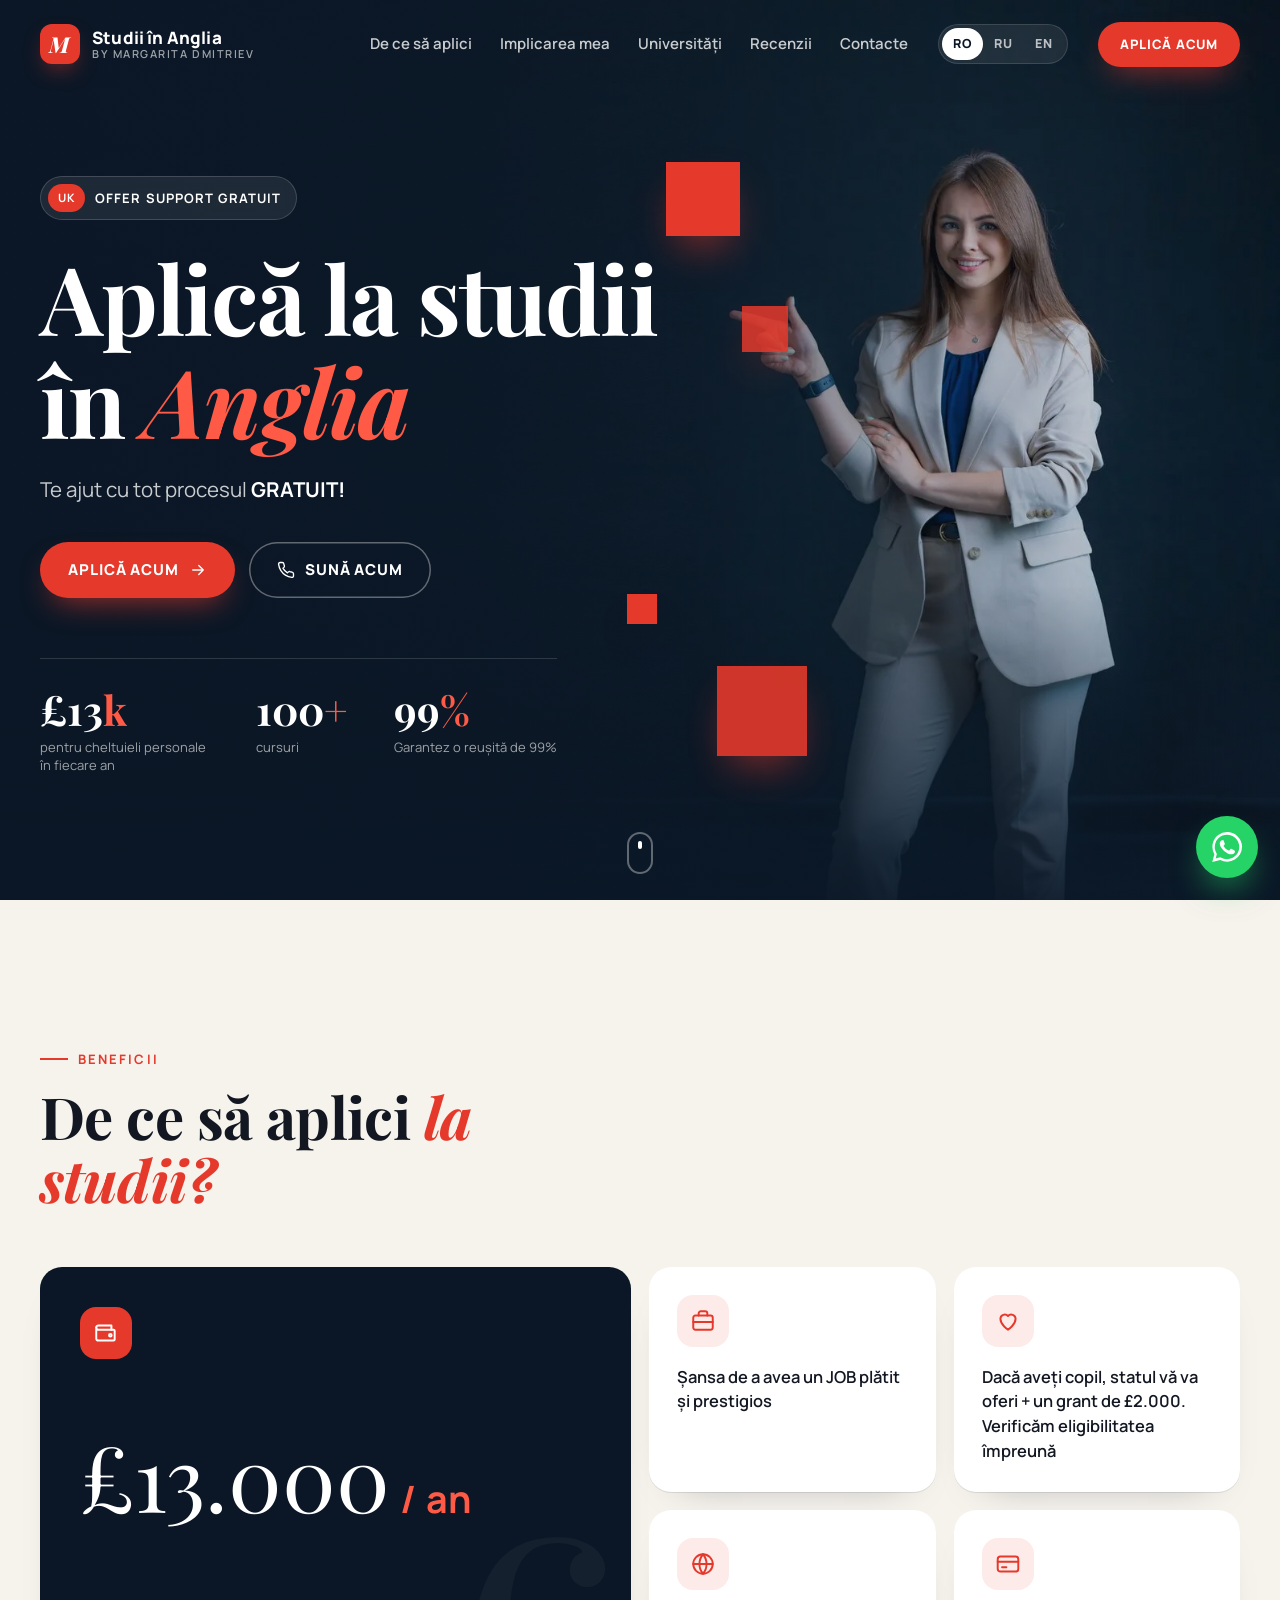
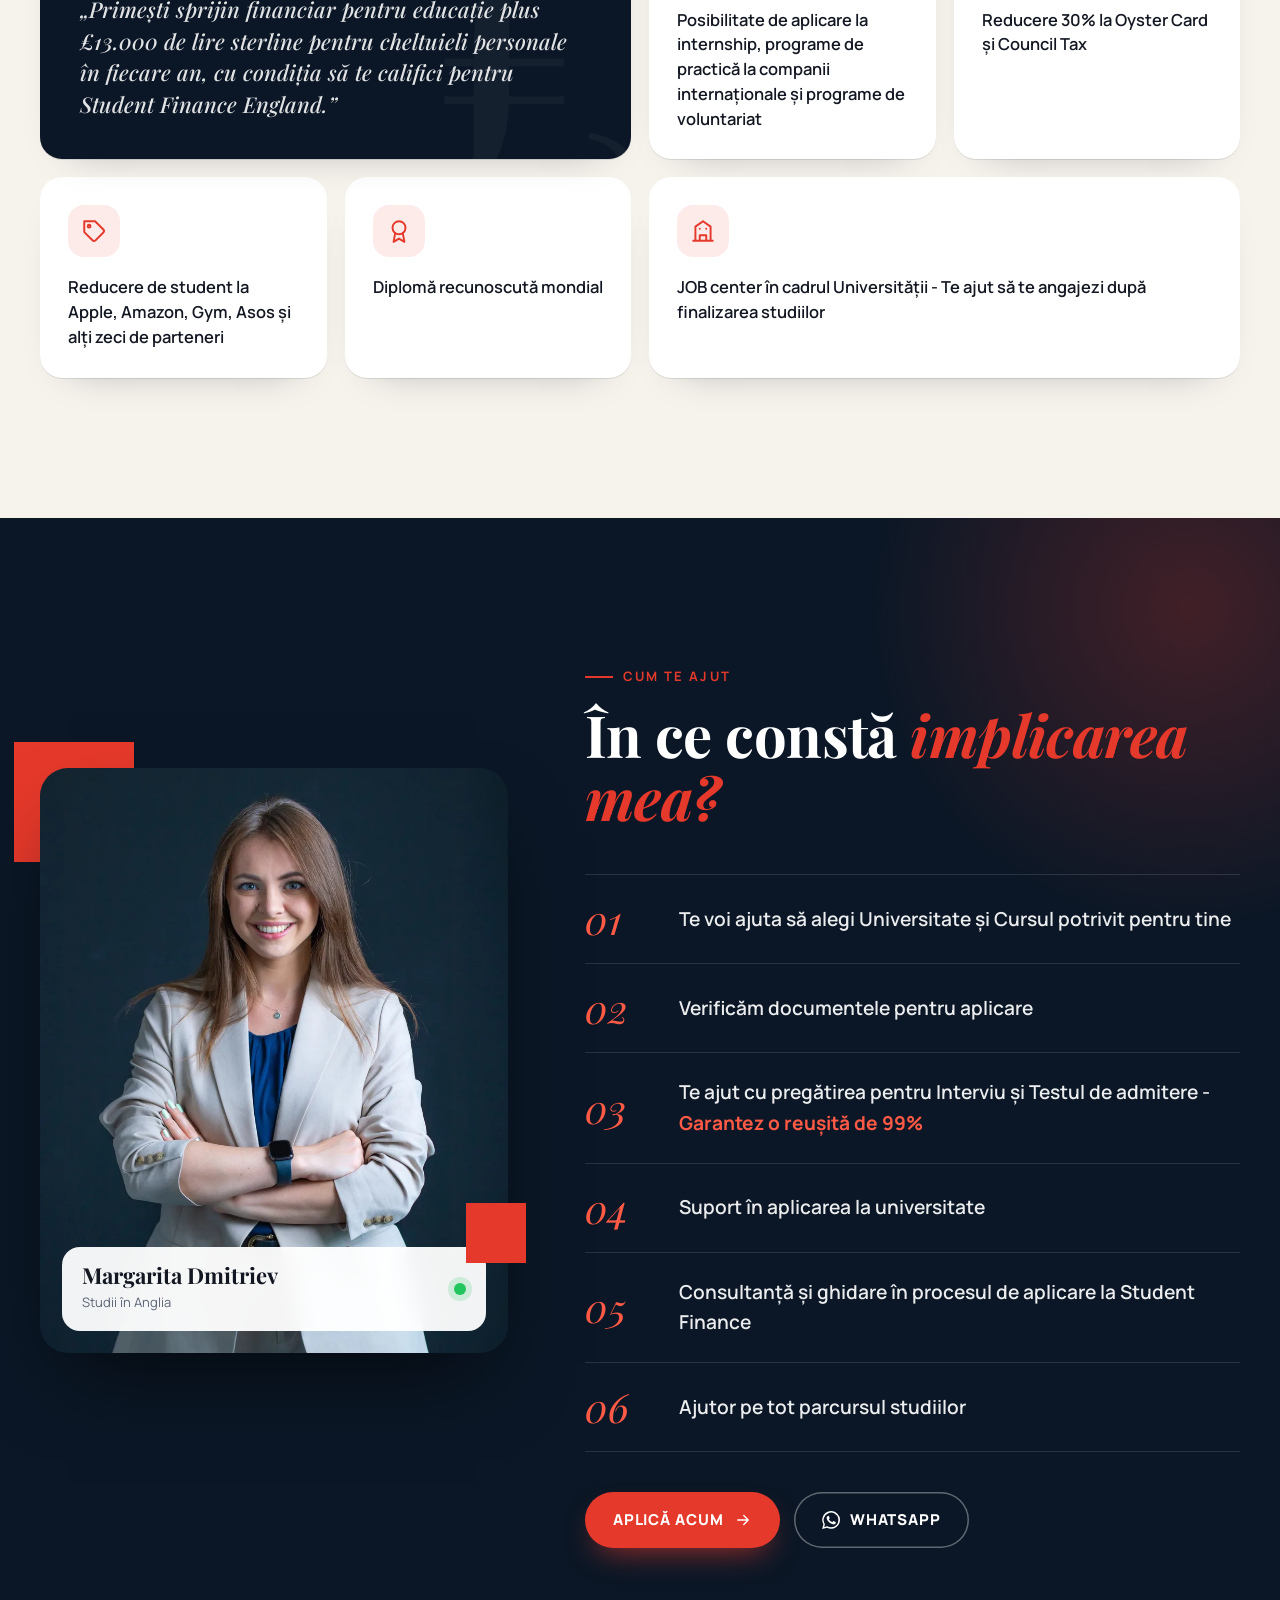
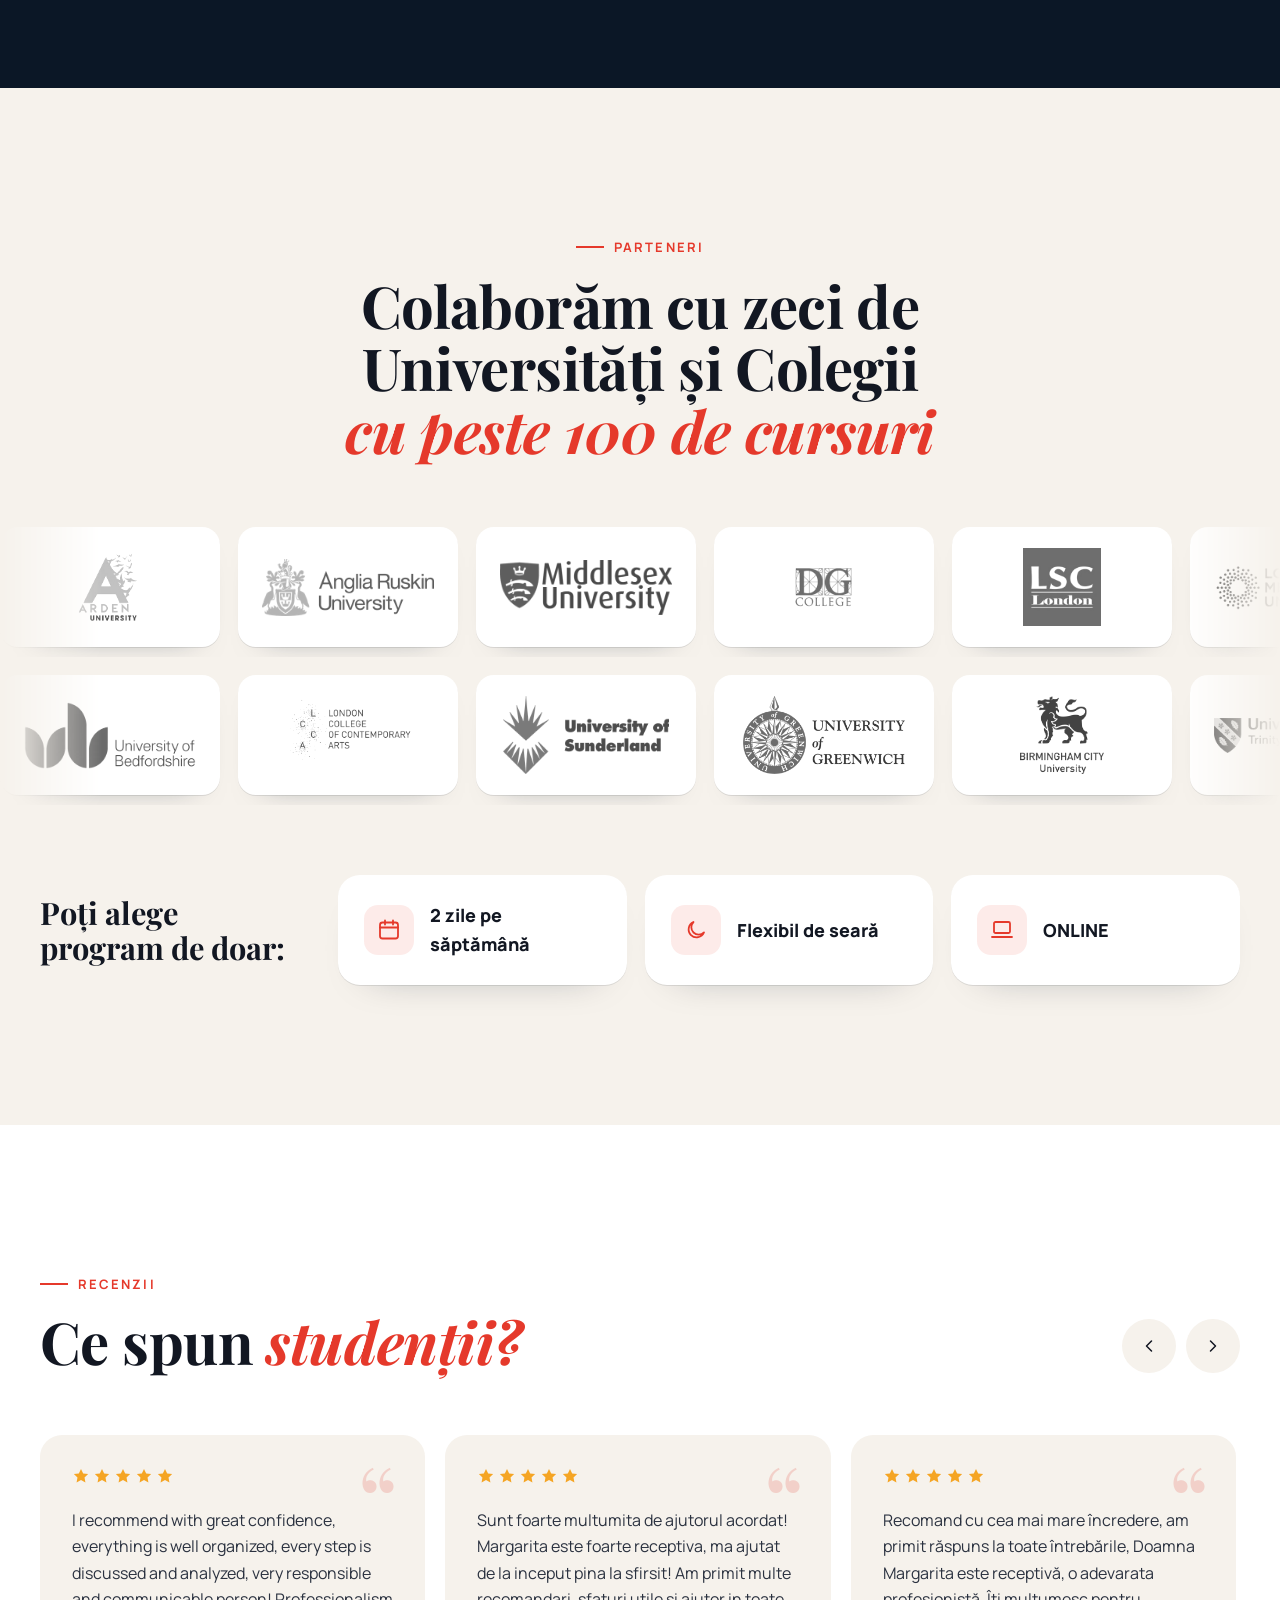
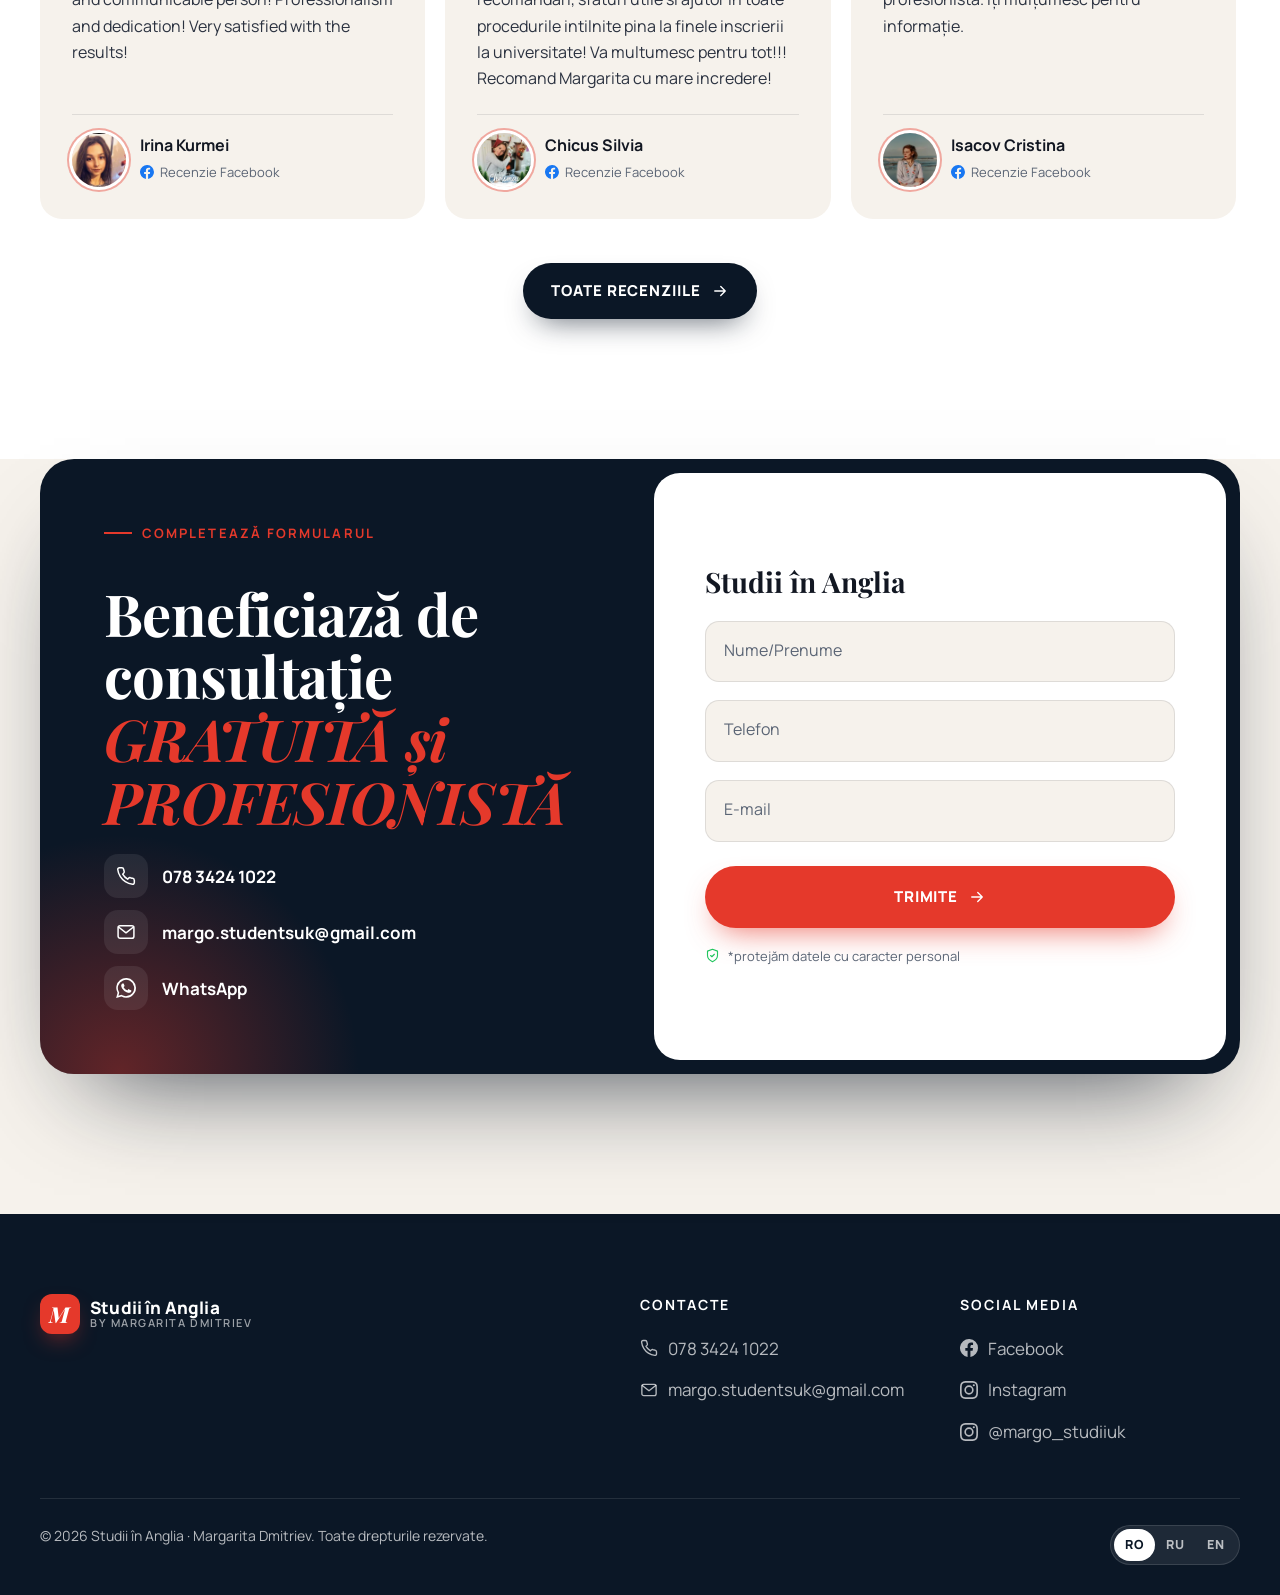
<file: margo-study/index.html>
<!DOCTYPE html>
<html lang="ro" class="no-js">
<head>
  <meta charset="utf-8">
  <meta name="viewport" content="width=device-width, initial-scale=1, viewport-fit=cover">
  <title>Studii finanțate în Anglia — Aplică acum | Margarita Dmitriev</title>
  <meta name="description" content="Aplică la studii în Anglia cu suport gratuit: alegerea universității, documente, interviu, Student Finance. Primești £13.000 pe an pentru cheltuieli personale.">
  <meta name="theme-color" content="#0b1726">
  <meta name="format-detection" content="telephone=no">
  <meta property="og:type" content="website">
  <meta property="og:title" content="Studii finanțate în Anglia — Aplică acum | Margarita Dmitriev">
  <meta property="og:description" content="Aplică la studii în Anglia cu suport gratuit: alegerea universității, documente, interviu, Student Finance. Primești £13.000 pe an pentru cheltuieli personale.">
  <meta property="og:image" content="https://studii-in-anglia.vercel.app/assets/img/og.jpg">
  <meta property="og:locale" content="ro_RO">
  <link rel="alternate" hreflang="ro" href="https://studii-in-anglia.vercel.app/">
  <link rel="alternate" hreflang="ru" href="https://studii-in-anglia.vercel.app/ru/">
  <link rel="alternate" hreflang="en" href="https://studii-in-anglia.vercel.app/en/">
  <link rel="alternate" hreflang="x-default" href="https://studii-in-anglia.vercel.app/">
  <link rel="canonical" href="https://studii-in-anglia.vercel.app/">
  <link rel="icon" href="assets/favicon.svg" type="image/svg+xml">
  <link rel="preconnect" href="https://fonts.googleapis.com">
  <link rel="preconnect" href="https://fonts.gstatic.com" crossorigin>
  <link href="https://fonts.googleapis.com/css2?family=Manrope:wght@400;500;600;700;800&family=Playfair+Display:ital,wght@0,600;0,700;1,500;1,600;1,700&display=swap&subset=cyrillic" rel="stylesheet">
  <link rel="preload" as="image" href="assets/img/hero.webp">
  <link rel="stylesheet" href="assets/style.css">
</head>
<body>

<header class="header">
  <div class="container header__inner">
    <a class="logo" href="./" aria-label="Studii în Anglia">
      <span class="logo__mark">M</span>
      <span class="logo__text">Studii în Anglia<small>by Margarita Dmitriev</small></span>
    </a>
    <nav class="nav" aria-label="Meniu">
      <div class="nav__links"><a href="#beneficii">De ce să aplici</a><a href="#implicare">Implicarea mea</a><a href="#universitati">Universități</a><a href="#recenzii">Recenzii</a><a href="#contact">Contacte</a></div>
      <div class="lang"><a href="./" hreflang="ro" lang="ro" aria-current="true">RO</a><a href="ru/" hreflang="ru" lang="ru">RU</a><a href="en/" hreflang="en" lang="en">EN</a></div>
      <a class="btn" href="#contact">Aplică acum</a>
      <button class="burger" type="button" aria-label="Meniu" aria-expanded="false"><span></span></button>
    </nav>
  </div>
</header>

<main>
  <section class="hero">
    <div class="hero__bg" role="img" aria-label="Margarita Dmitriev"></div>
    <div class="hero__squares" aria-hidden="true"><i></i><i></i><i></i><i></i></div>
    <div class="container">
      <div class="hero__content">
        <span class="badge reveal"><b>UK</b>Offer support gratuit</span>
        <h1 class="reveal" style="--d:.1s">Aplică la studii în <em>Anglia</em></h1>
        <p class="hero__lead reveal" style="--d:.2s">Te ajut cu tot procesul <strong>GRATUIT!</strong></p>
        <div class="hero__actions reveal" style="--d:.3s">
          <a class="btn" href="#contact">Aplică acum <svg viewBox="0 0 24 24" fill="none" stroke="currentColor" stroke-width="1.8" stroke-linecap="round" stroke-linejoin="round" aria-hidden="true"><path d="M5 12h14M13 6l6 6-6 6"/></svg></a>
          <a class="btn btn--ghost" href="tel:+447834241022"><svg viewBox="0 0 24 24" fill="none" stroke="currentColor" stroke-width="1.8" stroke-linecap="round" stroke-linejoin="round" aria-hidden="true"><path d="M22 16.9v3a2 2 0 0 1-2.2 2 19.8 19.8 0 0 1-8.6-3.1 19.5 19.5 0 0 1-6-6A19.8 19.8 0 0 1 2.1 4.2 2 2 0 0 1 4.1 2h3a2 2 0 0 1 2 1.7c.1.9.4 1.8.7 2.7a2 2 0 0 1-.5 2.1L8 9.8a16 16 0 0 0 6 6l1.3-1.3a2 2 0 0 1 2.1-.4c.9.3 1.8.6 2.7.7a2 2 0 0 1 1.7 2z"/></svg> Sună acum</a>
        </div>
        <div class="stats reveal" style="--d:.4s"><div class="stat"><b>£13<span>k</span></b><small>pentru cheltuieli personale în fiecare an</small></div><div class="stat"><b>100<span>+</span></b><small>cursuri</small></div><div class="stat"><b>99<span>%</span></b><small>Garantez o reușită de 99%</small></div></div>
      </div>
    </div>
    <a class="scroll-cue" href="#beneficii" aria-label="De ce să aplici"></a>
  </section>

  <section class="section" id="beneficii">
    <div class="container">
      <div class="section__head">
        <div class="reveal"><span class="eyebrow">Beneficii</span><h2 class="h2">De ce să aplici <em>la studii?</em></h2></div>
        
      </div>
      <div class="benefits">
        <article class="benefit benefit--feature reveal">
          <div class="benefit__icon"><svg viewBox="0 0 24 24" fill="none" stroke="currentColor" stroke-width="1.8" stroke-linecap="round" stroke-linejoin="round" aria-hidden="true"><path d="M3 7a2 2 0 0 1 2-2h12v4"/><path d="M3 7v10a2 2 0 0 0 2 2h14a1 1 0 0 0 1-1v-8a1 1 0 0 0-1-1H5a2 2 0 0 1-2-2z"/><circle cx="16" cy="14" r="1.2"/></svg></div>
          <div class="big">£13.000<span>/ an</span></div>
          <blockquote>„Primești sprijin financiar pentru educație plus £13.000 de lire sterline pentru cheltuieli personale în fiecare an, cu condiția să te califici pentru Student Finance England.”</blockquote>
        </article>
        <article class="benefit reveal" style="--d:0.00s"><div class="benefit__icon"><svg viewBox="0 0 24 24" fill="none" stroke="currentColor" stroke-width="1.8" stroke-linecap="round" stroke-linejoin="round" aria-hidden="true"><rect x="3" y="7" width="18" height="13" rx="2"/><path d="M8 7V5a2 2 0 0 1 2-2h4a2 2 0 0 1 2 2v2M3 13h18"/></svg></div><p>Șansa de a avea un JOB plătit și prestigios</p></article><article class="benefit reveal" style="--d:0.08s"><div class="benefit__icon"><svg viewBox="0 0 24 24" fill="none" stroke="currentColor" stroke-width="1.8" stroke-linecap="round" stroke-linejoin="round" aria-hidden="true"><path d="M12 20s-7-4.4-7-10a4 4 0 0 1 7-2.6A4 4 0 0 1 19 10c0 5.6-7 10-7 10z"/></svg></div><p>Dacă aveți copil, statul vă va oferi + un grant de £2.000. Verificăm eligibilitatea împreună</p></article><article class="benefit reveal" style="--d:0.16s"><div class="benefit__icon"><svg viewBox="0 0 24 24" fill="none" stroke="currentColor" stroke-width="1.8" stroke-linecap="round" stroke-linejoin="round" aria-hidden="true"><circle cx="12" cy="12" r="9"/><path d="M3 12h18M12 3a14 14 0 0 1 0 18M12 3a14 14 0 0 0 0 18"/></svg></div><p>Posibilitate de aplicare la internship, programe de practică la companii internaționale și programe de voluntariat</p></article><article class="benefit reveal" style="--d:0.24s"><div class="benefit__icon"><svg viewBox="0 0 24 24" fill="none" stroke="currentColor" stroke-width="1.8" stroke-linecap="round" stroke-linejoin="round" aria-hidden="true"><rect x="2.5" y="5" width="19" height="14" rx="2.5"/><path d="M2.5 10h19M6.5 15h4"/></svg></div><p>Reducere 30% la Oyster Card și Council Tax</p></article><article class="benefit reveal" style="--d:0.00s"><div class="benefit__icon"><svg viewBox="0 0 24 24" fill="none" stroke="currentColor" stroke-width="1.8" stroke-linecap="round" stroke-linejoin="round" aria-hidden="true"><path d="M20.6 13.4 13.4 20.6a2 2 0 0 1-2.8 0L3 13V3h10l7.6 7.6a2 2 0 0 1 0 2.8z"/><circle cx="7.5" cy="7.5" r="1.3"/></svg></div><p>Reducere de student la Apple, Amazon, Gym, Asos și alți zeci de parteneri</p></article><article class="benefit reveal" style="--d:0.08s"><div class="benefit__icon"><svg viewBox="0 0 24 24" fill="none" stroke="currentColor" stroke-width="1.8" stroke-linecap="round" stroke-linejoin="round" aria-hidden="true"><circle cx="12" cy="9" r="6"/><path d="M8.5 14 7 22l5-3 5 3-1.5-8"/></svg></div><p>Diplomă recunoscută mondial</p></article><article class="benefit reveal benefit--wide" style="--d:0.16s"><div class="benefit__icon"><svg viewBox="0 0 24 24" fill="none" stroke="currentColor" stroke-width="1.8" stroke-linecap="round" stroke-linejoin="round" aria-hidden="true"><path d="M3 21h18M5 21V8l7-5 7 5v13M9 21v-5h6v5M9 10h.01M15 10h.01"/></svg></div><p>JOB center în cadrul Universității - Te ajut să te angajezi după finalizarea studiilor</p></article>
      </div>
    </div>
  </section>

  <section class="section involve" id="implicare">
    <div class="container involve__grid">
      <div class="portrait reveal">
        <span class="portrait__sq portrait__sq--a" aria-hidden="true"></span>
        <div class="portrait__img">
          <img src="assets/img/margarita.webp" alt="Margarita Dmitriev" loading="lazy" width="900" height="1350">
          <div class="portrait__card">
            <div><b>Margarita Dmitriev</b><small>Studii în Anglia</small></div>
            <span class="dot" title="Online"></span>
          </div>
        </div>
        <span class="portrait__sq portrait__sq--b" aria-hidden="true"></span>
      </div>
      <div>
        <div class="reveal"><span class="eyebrow">Cum te ajut</span><h2 class="h2">În ce constă <em>implicarea mea?</em></h2></div>
        <ol class="steps"><li class="step reveal" style="--d:0.00s"><p>Te voi ajuta să alegi Universitate și Cursul potrivit pentru tine</p></li><li class="step reveal" style="--d:0.06s"><p>Verificăm documentele pentru aplicare</p></li><li class="step reveal" style="--d:0.12s"><p>Te ajut cu pregătirea pentru Interviu și Testul de admitere - <strong>Garantez o reușită de 99%</strong></p></li><li class="step reveal" style="--d:0.18s"><p>Suport în aplicarea la universitate</p></li><li class="step reveal" style="--d:0.24s"><p>Consultanță și ghidare în procesul de aplicare la Student Finance</p></li><li class="step reveal" style="--d:0.30s"><p>Ajutor pe tot parcursul studiilor</p></li></ol>
        <div class="involve__cta reveal">
          <a class="btn" href="#contact">Aplică acum <svg viewBox="0 0 24 24" fill="none" stroke="currentColor" stroke-width="1.8" stroke-linecap="round" stroke-linejoin="round" aria-hidden="true"><path d="M5 12h14M13 6l6 6-6 6"/></svg></a>
          <a class="btn btn--ghost" href="https://wa.me/447834241022" target="_blank" rel="noopener"><svg viewBox="0 0 24 24" fill="currentColor" aria-hidden="true"><path d="M17.5 14.4c-.3-.1-1.8-.9-2-1s-.5-.1-.7.1-.8 1-.9 1.2-.3.2-.6.1a8.2 8.2 0 0 1-4-3.5c-.3-.5.3-.5.9-1.6.1-.2 0-.4 0-.5l-.9-2.2c-.2-.6-.5-.5-.7-.5h-.6a1.1 1.1 0 0 0-.8.4 3.4 3.4 0 0 0-1 2.5 5.9 5.9 0 0 0 1.2 3.1 13.5 13.5 0 0 0 5.2 4.6c1.9.8 2.7.9 3.6.7a3.1 3.1 0 0 0 2-1.4 2.5 2.5 0 0 0 .2-1.4c-.1-.1-.3-.2-.6-.3zM12 21.8a9.8 9.8 0 0 1-5-1.4l-.4-.2-3.7 1 1-3.6-.2-.4A9.8 9.8 0 1 1 12 21.8zM20.5 3.5A11.8 11.8 0 0 0 1.9 17.7L.2 24l6.4-1.7A11.8 11.8 0 0 0 24 12a11.7 11.7 0 0 0-3.5-8.5z"/></svg> WhatsApp</a>
        </div>
      </div>
    </div>
  </section>

  <section class="section" id="universitati">
    <div class="container unis__head reveal">
      <span class="eyebrow">Parteneri</span>
      <h2 class="h2">Colaborăm cu zeci de Universități și Colegii <em>cu peste 100 de cursuri</em></h2>
    </div>
    <div class="marquee"><div class="marquee__track"><div class="uni"><img src="assets/img/logo-arden.webp" alt="Arden University" decoding="async"></div><div class="uni"><img src="assets/img/logo-anglia-ruskin.webp" alt="Anglia Ruskin University" decoding="async"></div><div class="uni"><img src="assets/img/logo-middlesex.webp" alt="Middlesex University" decoding="async"></div><div class="uni"><img src="assets/img/logo-dg-college.webp" alt="DG College" decoding="async"></div><div class="uni"><img src="assets/img/logo-lsc-london.webp" alt="LSC London" decoding="async"></div><div class="uni"><img src="assets/img/logo-london-met.webp" alt="London Metropolitan University" decoding="async"></div><div class="uni" aria-hidden="true"><img src="assets/img/logo-arden.webp" alt="" decoding="async"></div><div class="uni" aria-hidden="true"><img src="assets/img/logo-anglia-ruskin.webp" alt="" decoding="async"></div><div class="uni" aria-hidden="true"><img src="assets/img/logo-middlesex.webp" alt="" decoding="async"></div><div class="uni" aria-hidden="true"><img src="assets/img/logo-dg-college.webp" alt="" decoding="async"></div><div class="uni" aria-hidden="true"><img src="assets/img/logo-lsc-london.webp" alt="" decoding="async"></div><div class="uni" aria-hidden="true"><img src="assets/img/logo-london-met.webp" alt="" decoding="async"></div></div></div>
    <div class="marquee marquee--rev"><div class="marquee__track"><div class="uni"><img src="assets/img/logo-bedfordshire.webp" alt="University of Bedfordshire" decoding="async"></div><div class="uni"><img src="assets/img/logo-lcca.webp" alt="London College of Contemporary Arts" decoding="async"></div><div class="uni"><img src="assets/img/logo-sunderland.webp" alt="University of Sunderland" decoding="async"></div><div class="uni"><img src="assets/img/logo-greenwich.webp" alt="University of Greenwich" decoding="async"></div><div class="uni"><img src="assets/img/logo-bcu.webp" alt="Birmingham City University" decoding="async"></div><div class="uni"><img src="assets/img/logo-uwtsd.webp" alt="University of Wales Trinity Saint David" decoding="async"></div><div class="uni" aria-hidden="true"><img src="assets/img/logo-bedfordshire.webp" alt="" decoding="async"></div><div class="uni" aria-hidden="true"><img src="assets/img/logo-lcca.webp" alt="" decoding="async"></div><div class="uni" aria-hidden="true"><img src="assets/img/logo-sunderland.webp" alt="" decoding="async"></div><div class="uni" aria-hidden="true"><img src="assets/img/logo-greenwich.webp" alt="" decoding="async"></div><div class="uni" aria-hidden="true"><img src="assets/img/logo-bcu.webp" alt="" decoding="async"></div><div class="uni" aria-hidden="true"><img src="assets/img/logo-uwtsd.webp" alt="" decoding="async"></div></div></div>
    <div class="container schedule">
      <div class="schedule__label reveal">Poți alege program de doar:</div>
      <div class="chip reveal" style="--d:0.00s"><span class="chip__icon"><svg viewBox="0 0 24 24" fill="none" stroke="currentColor" stroke-width="1.8" stroke-linecap="round" stroke-linejoin="round" aria-hidden="true"><rect x="3" y="4.5" width="18" height="16" rx="2.5"/><path d="M3 9.5h18M8 2.5v4M16 2.5v4"/></svg></span>2 zile pe săptămână</div><div class="chip reveal" style="--d:0.08s"><span class="chip__icon"><svg viewBox="0 0 24 24" fill="none" stroke="currentColor" stroke-width="1.8" stroke-linecap="round" stroke-linejoin="round" aria-hidden="true"><path d="M20 14.5A8 8 0 1 1 9.5 4a6.5 6.5 0 0 0 10.5 10.5z"/></svg></span>Flexibil de seară</div><div class="chip reveal" style="--d:0.16s"><span class="chip__icon"><svg viewBox="0 0 24 24" fill="none" stroke="currentColor" stroke-width="1.8" stroke-linecap="round" stroke-linejoin="round" aria-hidden="true"><rect x="4" y="4" width="16" height="11" rx="1.5"/><path d="M2 19h20"/></svg></span>ONLINE</div>
    </div>
  </section>

  <section class="section reviews" id="recenzii">
    <div class="container">
      <div class="section__head">
        <div class="reveal"><span class="eyebrow">Recenzii</span><h2 class="h2">Ce spun <em>studenții?</em></h2></div>
        <div class="reviews__nav reveal">
          <button class="round" type="button" data-slide="-1" aria-label="Înapoi"><svg viewBox="0 0 24 24" fill="none" stroke="currentColor" stroke-width="1.8" stroke-linecap="round" stroke-linejoin="round" aria-hidden="true"><path d="M15 6l-6 6 6 6"/></svg></button>
          <button class="round" type="button" data-slide="1" aria-label="Înainte"><svg viewBox="0 0 24 24" fill="none" stroke="currentColor" stroke-width="1.8" stroke-linecap="round" stroke-linejoin="round" aria-hidden="true"><path d="M9 6l6 6-6 6"/></svg></button>
        </div>
      </div>
      <div class="slider reveal"><article class="review"><span class="review__quote" aria-hidden="true">“</span><div class="stars" aria-label="5/5"><svg viewBox="0 0 24 24" fill="currentColor" aria-hidden="true"><path d="M12 2.5l2.9 6 6.6.9-4.8 4.6 1.2 6.5L12 17.4l-5.9 3.1 1.2-6.5L2.5 9.4l6.6-.9z"/></svg><svg viewBox="0 0 24 24" fill="currentColor" aria-hidden="true"><path d="M12 2.5l2.9 6 6.6.9-4.8 4.6 1.2 6.5L12 17.4l-5.9 3.1 1.2-6.5L2.5 9.4l6.6-.9z"/></svg><svg viewBox="0 0 24 24" fill="currentColor" aria-hidden="true"><path d="M12 2.5l2.9 6 6.6.9-4.8 4.6 1.2 6.5L12 17.4l-5.9 3.1 1.2-6.5L2.5 9.4l6.6-.9z"/></svg><svg viewBox="0 0 24 24" fill="currentColor" aria-hidden="true"><path d="M12 2.5l2.9 6 6.6.9-4.8 4.6 1.2 6.5L12 17.4l-5.9 3.1 1.2-6.5L2.5 9.4l6.6-.9z"/></svg><svg viewBox="0 0 24 24" fill="currentColor" aria-hidden="true"><path d="M12 2.5l2.9 6 6.6.9-4.8 4.6 1.2 6.5L12 17.4l-5.9 3.1 1.2-6.5L2.5 9.4l6.6-.9z"/></svg></div><p lang="en">I recommend with great confidence, everything is well organized, every step is discussed and analyzed, very responsible and communicable person! Professionalism and dedication! Very satisfied with the results!</p><div class="review__who"><img src="assets/img/r-irina.webp" alt="Irina Kurmei" width="54" height="54" decoding="async"><div><b><a href="https://www.facebook.com/irina.kurmei.1" target="_blank" rel="noopener">Irina Kurmei</a></b><small><svg viewBox="0 0 24 24" fill="currentColor" aria-hidden="true"><path d="M24 12a12 12 0 1 0-13.9 11.9v-8.4H7.1V12h3V9.4c0-3 1.8-4.7 4.6-4.7 1.3 0 2.7.2 2.7.2v3h-1.5c-1.5 0-2 .9-2 1.9V12h3.4l-.5 3.5h-2.9v8.4A12 12 0 0 0 24 12z"/></svg>Recenzie Facebook</small></div></div></article><article class="review"><span class="review__quote" aria-hidden="true">“</span><div class="stars" aria-label="5/5"><svg viewBox="0 0 24 24" fill="currentColor" aria-hidden="true"><path d="M12 2.5l2.9 6 6.6.9-4.8 4.6 1.2 6.5L12 17.4l-5.9 3.1 1.2-6.5L2.5 9.4l6.6-.9z"/></svg><svg viewBox="0 0 24 24" fill="currentColor" aria-hidden="true"><path d="M12 2.5l2.9 6 6.6.9-4.8 4.6 1.2 6.5L12 17.4l-5.9 3.1 1.2-6.5L2.5 9.4l6.6-.9z"/></svg><svg viewBox="0 0 24 24" fill="currentColor" aria-hidden="true"><path d="M12 2.5l2.9 6 6.6.9-4.8 4.6 1.2 6.5L12 17.4l-5.9 3.1 1.2-6.5L2.5 9.4l6.6-.9z"/></svg><svg viewBox="0 0 24 24" fill="currentColor" aria-hidden="true"><path d="M12 2.5l2.9 6 6.6.9-4.8 4.6 1.2 6.5L12 17.4l-5.9 3.1 1.2-6.5L2.5 9.4l6.6-.9z"/></svg><svg viewBox="0 0 24 24" fill="currentColor" aria-hidden="true"><path d="M12 2.5l2.9 6 6.6.9-4.8 4.6 1.2 6.5L12 17.4l-5.9 3.1 1.2-6.5L2.5 9.4l6.6-.9z"/></svg></div><p lang="ro">Sunt foarte multumita de ajutorul acordat! Margarita este foarte receptiva, ma ajutat de la inceput pina la sfirsit! Am primit multe recomandari, sfaturi utile si ajutor in toate procedurile intilnite pina la finele inscrierii la universitate! Va multumesc pentru tot!!! Recomand Margarita cu mare incredere!</p><div class="review__who"><img src="assets/img/r-silvia.webp" alt="Chicus Silvia" width="54" height="54" decoding="async"><div><b><a href="https://www.facebook.com/chicus.silvia" target="_blank" rel="noopener">Chicus Silvia</a></b><small><svg viewBox="0 0 24 24" fill="currentColor" aria-hidden="true"><path d="M24 12a12 12 0 1 0-13.9 11.9v-8.4H7.1V12h3V9.4c0-3 1.8-4.7 4.6-4.7 1.3 0 2.7.2 2.7.2v3h-1.5c-1.5 0-2 .9-2 1.9V12h3.4l-.5 3.5h-2.9v8.4A12 12 0 0 0 24 12z"/></svg>Recenzie Facebook</small></div></div></article><article class="review"><span class="review__quote" aria-hidden="true">“</span><div class="stars" aria-label="5/5"><svg viewBox="0 0 24 24" fill="currentColor" aria-hidden="true"><path d="M12 2.5l2.9 6 6.6.9-4.8 4.6 1.2 6.5L12 17.4l-5.9 3.1 1.2-6.5L2.5 9.4l6.6-.9z"/></svg><svg viewBox="0 0 24 24" fill="currentColor" aria-hidden="true"><path d="M12 2.5l2.9 6 6.6.9-4.8 4.6 1.2 6.5L12 17.4l-5.9 3.1 1.2-6.5L2.5 9.4l6.6-.9z"/></svg><svg viewBox="0 0 24 24" fill="currentColor" aria-hidden="true"><path d="M12 2.5l2.9 6 6.6.9-4.8 4.6 1.2 6.5L12 17.4l-5.9 3.1 1.2-6.5L2.5 9.4l6.6-.9z"/></svg><svg viewBox="0 0 24 24" fill="currentColor" aria-hidden="true"><path d="M12 2.5l2.9 6 6.6.9-4.8 4.6 1.2 6.5L12 17.4l-5.9 3.1 1.2-6.5L2.5 9.4l6.6-.9z"/></svg><svg viewBox="0 0 24 24" fill="currentColor" aria-hidden="true"><path d="M12 2.5l2.9 6 6.6.9-4.8 4.6 1.2 6.5L12 17.4l-5.9 3.1 1.2-6.5L2.5 9.4l6.6-.9z"/></svg></div><p lang="ro">Recomand cu cea mai mare încredere, am primit răspuns la toate întrebările, Doamna Margarita este receptivă, o adevarata profesionistă. Îți mulțumesc pentru informație.</p><div class="review__who"><img src="assets/img/r-cristina.webp" alt="Isacov Cristina" width="54" height="54" decoding="async"><div><b><a href="https://www.facebook.com/IsacovCristina" target="_blank" rel="noopener">Isacov Cristina</a></b><small><svg viewBox="0 0 24 24" fill="currentColor" aria-hidden="true"><path d="M24 12a12 12 0 1 0-13.9 11.9v-8.4H7.1V12h3V9.4c0-3 1.8-4.7 4.6-4.7 1.3 0 2.7.2 2.7.2v3h-1.5c-1.5 0-2 .9-2 1.9V12h3.4l-.5 3.5h-2.9v8.4A12 12 0 0 0 24 12z"/></svg>Recenzie Facebook</small></div></div></article><article class="review"><span class="review__quote" aria-hidden="true">“</span><div class="stars" aria-label="5/5"><svg viewBox="0 0 24 24" fill="currentColor" aria-hidden="true"><path d="M12 2.5l2.9 6 6.6.9-4.8 4.6 1.2 6.5L12 17.4l-5.9 3.1 1.2-6.5L2.5 9.4l6.6-.9z"/></svg><svg viewBox="0 0 24 24" fill="currentColor" aria-hidden="true"><path d="M12 2.5l2.9 6 6.6.9-4.8 4.6 1.2 6.5L12 17.4l-5.9 3.1 1.2-6.5L2.5 9.4l6.6-.9z"/></svg><svg viewBox="0 0 24 24" fill="currentColor" aria-hidden="true"><path d="M12 2.5l2.9 6 6.6.9-4.8 4.6 1.2 6.5L12 17.4l-5.9 3.1 1.2-6.5L2.5 9.4l6.6-.9z"/></svg><svg viewBox="0 0 24 24" fill="currentColor" aria-hidden="true"><path d="M12 2.5l2.9 6 6.6.9-4.8 4.6 1.2 6.5L12 17.4l-5.9 3.1 1.2-6.5L2.5 9.4l6.6-.9z"/></svg><svg viewBox="0 0 24 24" fill="currentColor" aria-hidden="true"><path d="M12 2.5l2.9 6 6.6.9-4.8 4.6 1.2 6.5L12 17.4l-5.9 3.1 1.2-6.5L2.5 9.4l6.6-.9z"/></svg></div><p lang="en">It offers quality services and receptivity at every stage. Continuous competence and transparency. Thoroughness in explaining and guiding. Thank you!!!</p><div class="review__who"><img src="assets/img/r-margarita.webp" alt="Margarita Belecciu" width="54" height="54" decoding="async"><div><b><a href="https://www.facebook.com/Margarita.Belecciu1993" target="_blank" rel="noopener">Margarita Belecciu</a></b><small><svg viewBox="0 0 24 24" fill="currentColor" aria-hidden="true"><path d="M24 12a12 12 0 1 0-13.9 11.9v-8.4H7.1V12h3V9.4c0-3 1.8-4.7 4.6-4.7 1.3 0 2.7.2 2.7.2v3h-1.5c-1.5 0-2 .9-2 1.9V12h3.4l-.5 3.5h-2.9v8.4A12 12 0 0 0 24 12z"/></svg>Recenzie Facebook</small></div></div></article><article class="review"><span class="review__quote" aria-hidden="true">“</span><div class="stars" aria-label="5/5"><svg viewBox="0 0 24 24" fill="currentColor" aria-hidden="true"><path d="M12 2.5l2.9 6 6.6.9-4.8 4.6 1.2 6.5L12 17.4l-5.9 3.1 1.2-6.5L2.5 9.4l6.6-.9z"/></svg><svg viewBox="0 0 24 24" fill="currentColor" aria-hidden="true"><path d="M12 2.5l2.9 6 6.6.9-4.8 4.6 1.2 6.5L12 17.4l-5.9 3.1 1.2-6.5L2.5 9.4l6.6-.9z"/></svg><svg viewBox="0 0 24 24" fill="currentColor" aria-hidden="true"><path d="M12 2.5l2.9 6 6.6.9-4.8 4.6 1.2 6.5L12 17.4l-5.9 3.1 1.2-6.5L2.5 9.4l6.6-.9z"/></svg><svg viewBox="0 0 24 24" fill="currentColor" aria-hidden="true"><path d="M12 2.5l2.9 6 6.6.9-4.8 4.6 1.2 6.5L12 17.4l-5.9 3.1 1.2-6.5L2.5 9.4l6.6-.9z"/></svg><svg viewBox="0 0 24 24" fill="currentColor" aria-hidden="true"><path d="M12 2.5l2.9 6 6.6.9-4.8 4.6 1.2 6.5L12 17.4l-5.9 3.1 1.2-6.5L2.5 9.4l6.6-.9z"/></svg></div><p lang="ro">Vreau sa aduc multumiri doamnei Margo pentru toata informatia acordata ce tin de studiile in UK mia explicat foarte bine totul receptiva ai cu o voua buna mult prietenoasa care mia dat multe sfaturi va sugerez cuare drag nu o sa regretati</p><div class="review__who"><img src="assets/img/r-valeria.webp" alt="Valeria Martin" width="54" height="54" decoding="async"><div><b><a href="https://www.facebook.com/valeria.martin.75873" target="_blank" rel="noopener">Valeria Martin</a></b><small><svg viewBox="0 0 24 24" fill="currentColor" aria-hidden="true"><path d="M24 12a12 12 0 1 0-13.9 11.9v-8.4H7.1V12h3V9.4c0-3 1.8-4.7 4.6-4.7 1.3 0 2.7.2 2.7.2v3h-1.5c-1.5 0-2 .9-2 1.9V12h3.4l-.5 3.5h-2.9v8.4A12 12 0 0 0 24 12z"/></svg>Recenzie Facebook</small></div></div></article></div>
      <div class="reviews__all"><a class="btn btn--dark" href="https://www.facebook.com/studiiinanglia/reviews/?ref=page_internal" target="_blank" rel="noopener">Toate recenziile <svg viewBox="0 0 24 24" fill="none" stroke="currentColor" stroke-width="1.8" stroke-linecap="round" stroke-linejoin="round" aria-hidden="true"><path d="M5 12h14M13 6l6 6-6 6"/></svg></a></div>
    </div>
  </section>

  <section class="cta" id="contact">
    <div class="container">
      <div class="cta__card reveal">
        <div class="cta__info">
          <span class="eyebrow">Completează formularul</span>
          <h2 class="h2">Beneficiază de consultație <em>GRATUITĂ și PROFESIONISTĂ</em></h2>
          
          <div class="cta__contacts">
            <a href="tel:+447834241022"><span><svg viewBox="0 0 24 24" fill="none" stroke="currentColor" stroke-width="1.8" stroke-linecap="round" stroke-linejoin="round" aria-hidden="true"><path d="M22 16.9v3a2 2 0 0 1-2.2 2 19.8 19.8 0 0 1-8.6-3.1 19.5 19.5 0 0 1-6-6A19.8 19.8 0 0 1 2.1 4.2 2 2 0 0 1 4.1 2h3a2 2 0 0 1 2 1.7c.1.9.4 1.8.7 2.7a2 2 0 0 1-.5 2.1L8 9.8a16 16 0 0 0 6 6l1.3-1.3a2 2 0 0 1 2.1-.4c.9.3 1.8.6 2.7.7a2 2 0 0 1 1.7 2z"/></svg></span>078 3424 1022</a>
            <a href="mailto:margo.studentsuk@gmail.com"><span><svg viewBox="0 0 24 24" fill="none" stroke="currentColor" stroke-width="1.8" stroke-linecap="round" stroke-linejoin="round" aria-hidden="true"><rect x="2.5" y="4.5" width="19" height="15" rx="2.5"/><path d="m3 6 9 7 9-7"/></svg></span>margo.studentsuk@gmail.com</a>
            <a href="https://wa.me/447834241022" target="_blank" rel="noopener"><span><svg viewBox="0 0 24 24" fill="currentColor" aria-hidden="true"><path d="M17.5 14.4c-.3-.1-1.8-.9-2-1s-.5-.1-.7.1-.8 1-.9 1.2-.3.2-.6.1a8.2 8.2 0 0 1-4-3.5c-.3-.5.3-.5.9-1.6.1-.2 0-.4 0-.5l-.9-2.2c-.2-.6-.5-.5-.7-.5h-.6a1.1 1.1 0 0 0-.8.4 3.4 3.4 0 0 0-1 2.5 5.9 5.9 0 0 0 1.2 3.1 13.5 13.5 0 0 0 5.2 4.6c1.9.8 2.7.9 3.6.7a3.1 3.1 0 0 0 2-1.4 2.5 2.5 0 0 0 .2-1.4c-.1-.1-.3-.2-.6-.3zM12 21.8a9.8 9.8 0 0 1-5-1.4l-.4-.2-3.7 1 1-3.6-.2-.4A9.8 9.8 0 1 1 12 21.8zM20.5 3.5A11.8 11.8 0 0 0 1.9 17.7L.2 24l6.4-1.7A11.8 11.8 0 0 0 24 12a11.7 11.7 0 0 0-3.5-8.5z"/></svg></span>WhatsApp</a>
          </div>
        </div>
        <form class="form" novalidate data-wa="447834241022" data-msg="Bună ziua! Doresc o consultație gratuită pentru studii în Anglia."
              data-l-name="Nume/Prenume" data-l-phone="Telefon" data-l-email="E-mail">
          <h3>Studii în Anglia</h3>
          <div class="field"><input id="f-name" name="name" type="text" autocomplete="name" placeholder=" " required><label for="f-name">Nume/Prenume</label></div>
          <div class="field"><input id="f-phone" name="phone" type="tel" autocomplete="tel" placeholder=" " required><label for="f-phone">Telefon</label></div>
          <div class="field"><input id="f-email" name="email" type="email" autocomplete="email" placeholder=" " required><label for="f-email">E-mail</label></div>
          <button class="btn" type="submit">Trimite <svg viewBox="0 0 24 24" fill="none" stroke="currentColor" stroke-width="1.8" stroke-linecap="round" stroke-linejoin="round" aria-hidden="true"><path d="M5 12h14M13 6l6 6-6 6"/></svg></button>
          <p class="form__note"><svg viewBox="0 0 24 24" fill="none" stroke="currentColor" stroke-width="1.8" stroke-linecap="round" stroke-linejoin="round" aria-hidden="true"><path d="M12 22s8-4 8-10V5l-8-3-8 3v7c0 6 8 10 8 10z"/><path d="m9 12 2 2 4-4"/></svg>*protejăm datele cu caracter personal</p>
          <p class="form__ok" role="status">Mulțumim! Mesajul tău a fost pregătit în WhatsApp — apasă „Trimite” acolo.</p>
        </form>
      </div>
    </div>
  </section>
</main>

<footer class="footer">
  <div class="container">
    <div class="footer__grid">
      <div class="footer__brand">
        <a class="logo" href="./"><span class="logo__mark">M</span><span class="logo__text">Studii în Anglia<small>by Margarita Dmitriev</small></span></a>
        
      </div>
      <div>
        <h4>Contacte</h4>
        <ul>
          <li><a href="tel:+447834241022"><svg viewBox="0 0 24 24" fill="none" stroke="currentColor" stroke-width="1.8" stroke-linecap="round" stroke-linejoin="round" aria-hidden="true"><path d="M22 16.9v3a2 2 0 0 1-2.2 2 19.8 19.8 0 0 1-8.6-3.1 19.5 19.5 0 0 1-6-6A19.8 19.8 0 0 1 2.1 4.2 2 2 0 0 1 4.1 2h3a2 2 0 0 1 2 1.7c.1.9.4 1.8.7 2.7a2 2 0 0 1-.5 2.1L8 9.8a16 16 0 0 0 6 6l1.3-1.3a2 2 0 0 1 2.1-.4c.9.3 1.8.6 2.7.7a2 2 0 0 1 1.7 2z"/></svg>078 3424 1022</a></li>
          <li><a href="mailto:margo.studentsuk@gmail.com"><svg viewBox="0 0 24 24" fill="none" stroke="currentColor" stroke-width="1.8" stroke-linecap="round" stroke-linejoin="round" aria-hidden="true"><rect x="2.5" y="4.5" width="19" height="15" rx="2.5"/><path d="m3 6 9 7 9-7"/></svg>margo.studentsuk@gmail.com</a></li>
        </ul>
      </div>
      <div>
        <h4>Social Media</h4>
        <ul>
          <li><a href="https://www.facebook.com/studiiinanglia" target="_blank" rel="noopener"><svg viewBox="0 0 24 24" fill="currentColor" aria-hidden="true"><path d="M24 12a12 12 0 1 0-13.9 11.9v-8.4H7.1V12h3V9.4c0-3 1.8-4.7 4.6-4.7 1.3 0 2.7.2 2.7.2v3h-1.5c-1.5 0-2 .9-2 1.9V12h3.4l-.5 3.5h-2.9v8.4A12 12 0 0 0 24 12z"/></svg>Facebook</a></li>
          <li><a href="https://www.instagram.com/margaritadmitriev/" target="_blank" rel="noopener"><svg viewBox="0 0 24 24" fill="currentColor" aria-hidden="true"><path d="M12 2.2c3.2 0 3.6 0 4.8.1 3.3.1 4.8 1.7 4.9 4.9.1 1.3.1 1.6.1 4.8s0 3.6-.1 4.8c-.1 3.2-1.7 4.8-4.9 4.9-1.3.1-1.6.1-4.8.1s-3.6 0-4.8-.1c-3.3-.1-4.8-1.7-4.9-4.9C2.2 15.6 2.2 15.2 2.2 12s0-3.6.1-4.8C2.4 3.9 4 2.4 7.2 2.3 8.4 2.2 8.8 2.2 12 2.2zM12 0C8.7 0 8.3 0 7.1.1 2.7.3.3 2.7.1 7.1 0 8.3 0 8.7 0 12s0 3.7.1 4.9c.2 4.4 2.6 6.8 7 7 1.2.1 1.6.1 4.9.1s3.7 0 4.9-.1c4.4-.2 6.8-2.6 7-7 .1-1.2.1-1.6.1-4.9s0-3.7-.1-4.9c-.2-4.4-2.6-6.8-7-7C15.7 0 15.3 0 12 0zm0 5.8a6.2 6.2 0 1 0 0 12.4 6.2 6.2 0 0 0 0-12.4zM12 16a4 4 0 1 1 0-8 4 4 0 0 1 0 8zm6.4-11.8a1.4 1.4 0 1 0 0 2.9 1.4 1.4 0 0 0 0-2.9z"/></svg>Instagram</a></li>
          <li><a href="https://www.instagram.com/margo_studiiuk/" target="_blank" rel="noopener"><svg viewBox="0 0 24 24" fill="currentColor" aria-hidden="true"><path d="M12 2.2c3.2 0 3.6 0 4.8.1 3.3.1 4.8 1.7 4.9 4.9.1 1.3.1 1.6.1 4.8s0 3.6-.1 4.8c-.1 3.2-1.7 4.8-4.9 4.9-1.3.1-1.6.1-4.8.1s-3.6 0-4.8-.1c-3.3-.1-4.8-1.7-4.9-4.9C2.2 15.6 2.2 15.2 2.2 12s0-3.6.1-4.8C2.4 3.9 4 2.4 7.2 2.3 8.4 2.2 8.8 2.2 12 2.2zM12 0C8.7 0 8.3 0 7.1.1 2.7.3.3 2.7.1 7.1 0 8.3 0 8.7 0 12s0 3.7.1 4.9c.2 4.4 2.6 6.8 7 7 1.2.1 1.6.1 4.9.1s3.7 0 4.9-.1c4.4-.2 6.8-2.6 7-7 .1-1.2.1-1.6.1-4.9s0-3.7-.1-4.9c-.2-4.4-2.6-6.8-7-7C15.7 0 15.3 0 12 0zm0 5.8a6.2 6.2 0 1 0 0 12.4 6.2 6.2 0 0 0 0-12.4zM12 16a4 4 0 1 1 0-8 4 4 0 0 1 0 8zm6.4-11.8a1.4 1.4 0 1 0 0 2.9 1.4 1.4 0 0 0 0-2.9z"/></svg>@margo_studiiuk</a></li>
        </ul>
      </div>
    </div>
    <div class="footer__bottom">
      <span>© <span data-year>2026</span> Studii în Anglia · Margarita Dmitriev. Toate drepturile rezervate.</span>
      <span class="lang"><a href="./" hreflang="ro" lang="ro" aria-current="true">RO</a><a href="ru/" hreflang="ru" lang="ru">RU</a><a href="en/" hreflang="en" lang="en">EN</a></span>
    </div>
  </div>
</footer>

<a class="fab" href="https://wa.me/447834241022" target="_blank" rel="noopener" aria-label="Scrie-ne pe WhatsApp"><svg viewBox="0 0 24 24" fill="currentColor" aria-hidden="true"><path d="M17.5 14.4c-.3-.1-1.8-.9-2-1s-.5-.1-.7.1-.8 1-.9 1.2-.3.2-.6.1a8.2 8.2 0 0 1-4-3.5c-.3-.5.3-.5.9-1.6.1-.2 0-.4 0-.5l-.9-2.2c-.2-.6-.5-.5-.7-.5h-.6a1.1 1.1 0 0 0-.8.4 3.4 3.4 0 0 0-1 2.5 5.9 5.9 0 0 0 1.2 3.1 13.5 13.5 0 0 0 5.2 4.6c1.9.8 2.7.9 3.6.7a3.1 3.1 0 0 0 2-1.4 2.5 2.5 0 0 0 .2-1.4c-.1-.1-.3-.2-.6-.3zM12 21.8a9.8 9.8 0 0 1-5-1.4l-.4-.2-3.7 1 1-3.6-.2-.4A9.8 9.8 0 1 1 12 21.8zM20.5 3.5A11.8 11.8 0 0 0 1.9 17.7L.2 24l6.4-1.7A11.8 11.8 0 0 0 24 12a11.7 11.7 0 0 0-3.5-8.5z"/></svg></a>

<script src="assets/main.js" defer></script>
</body>
</html>
</file>
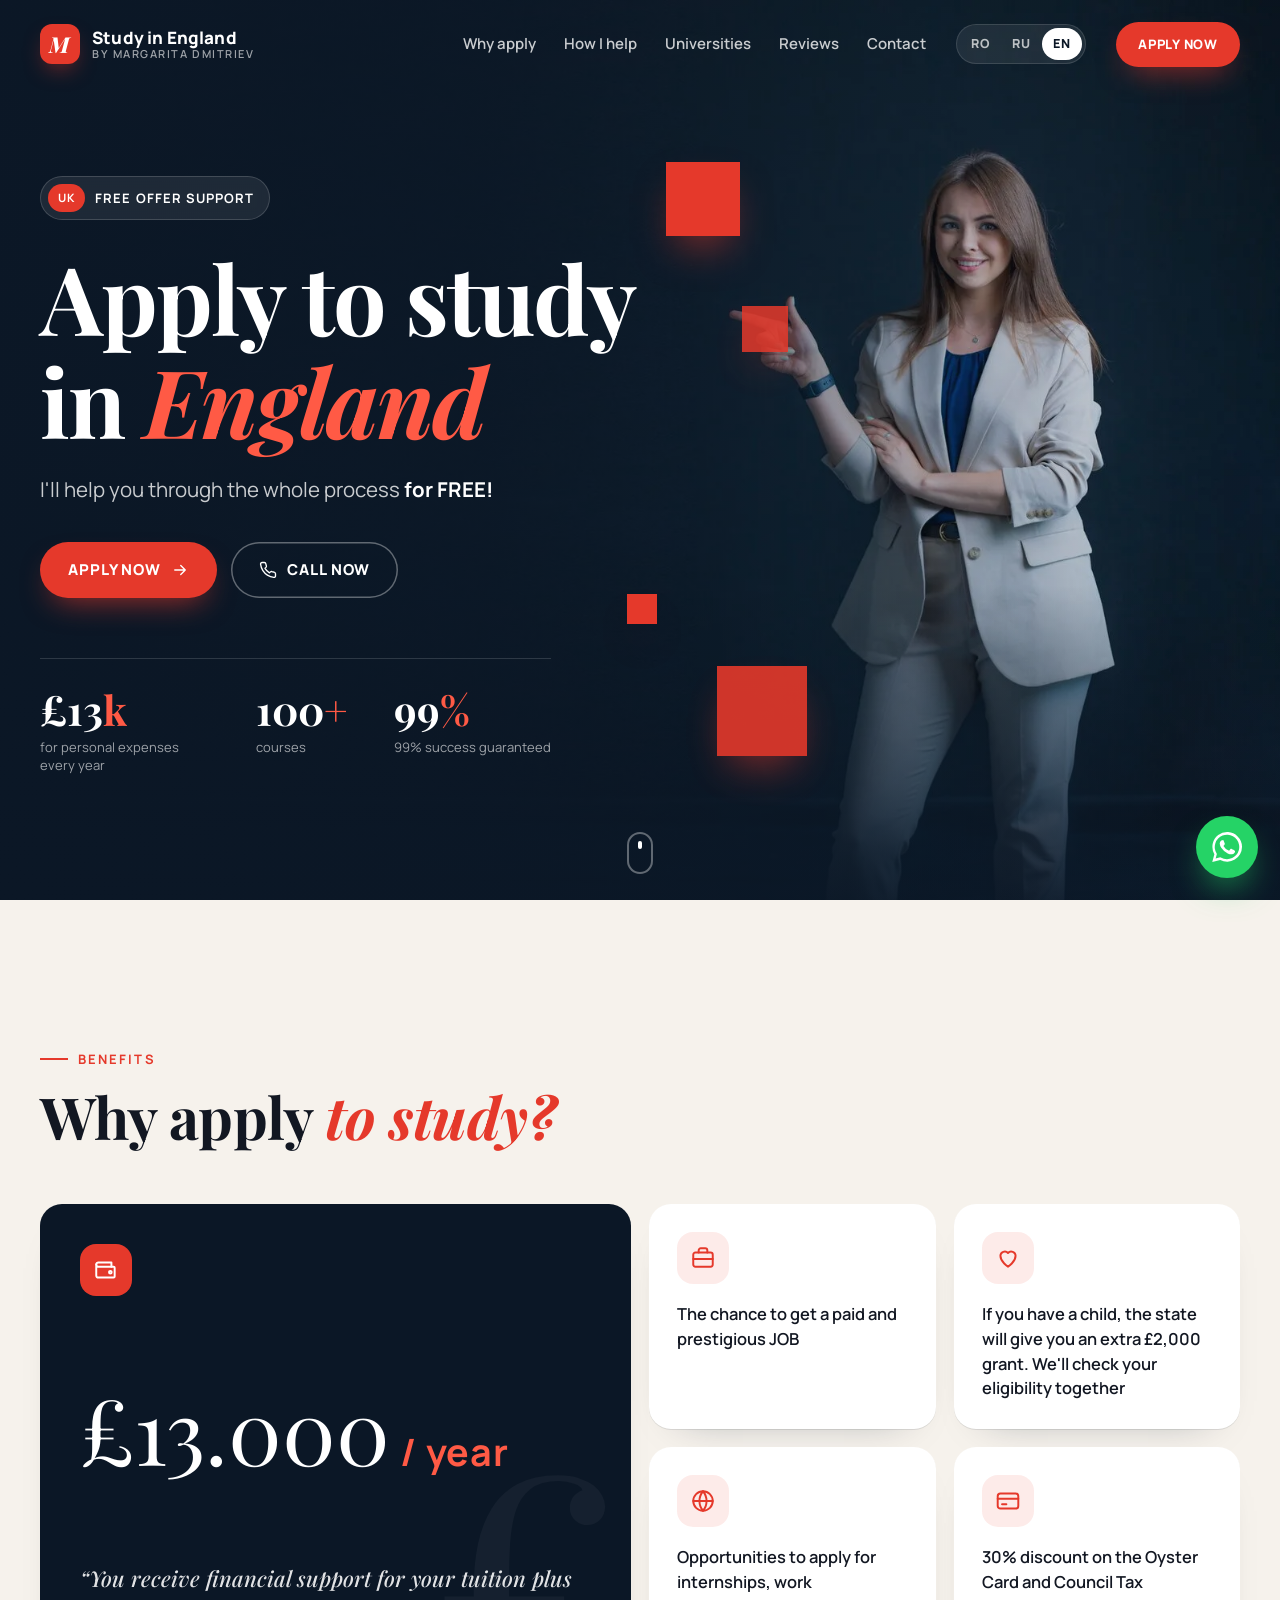
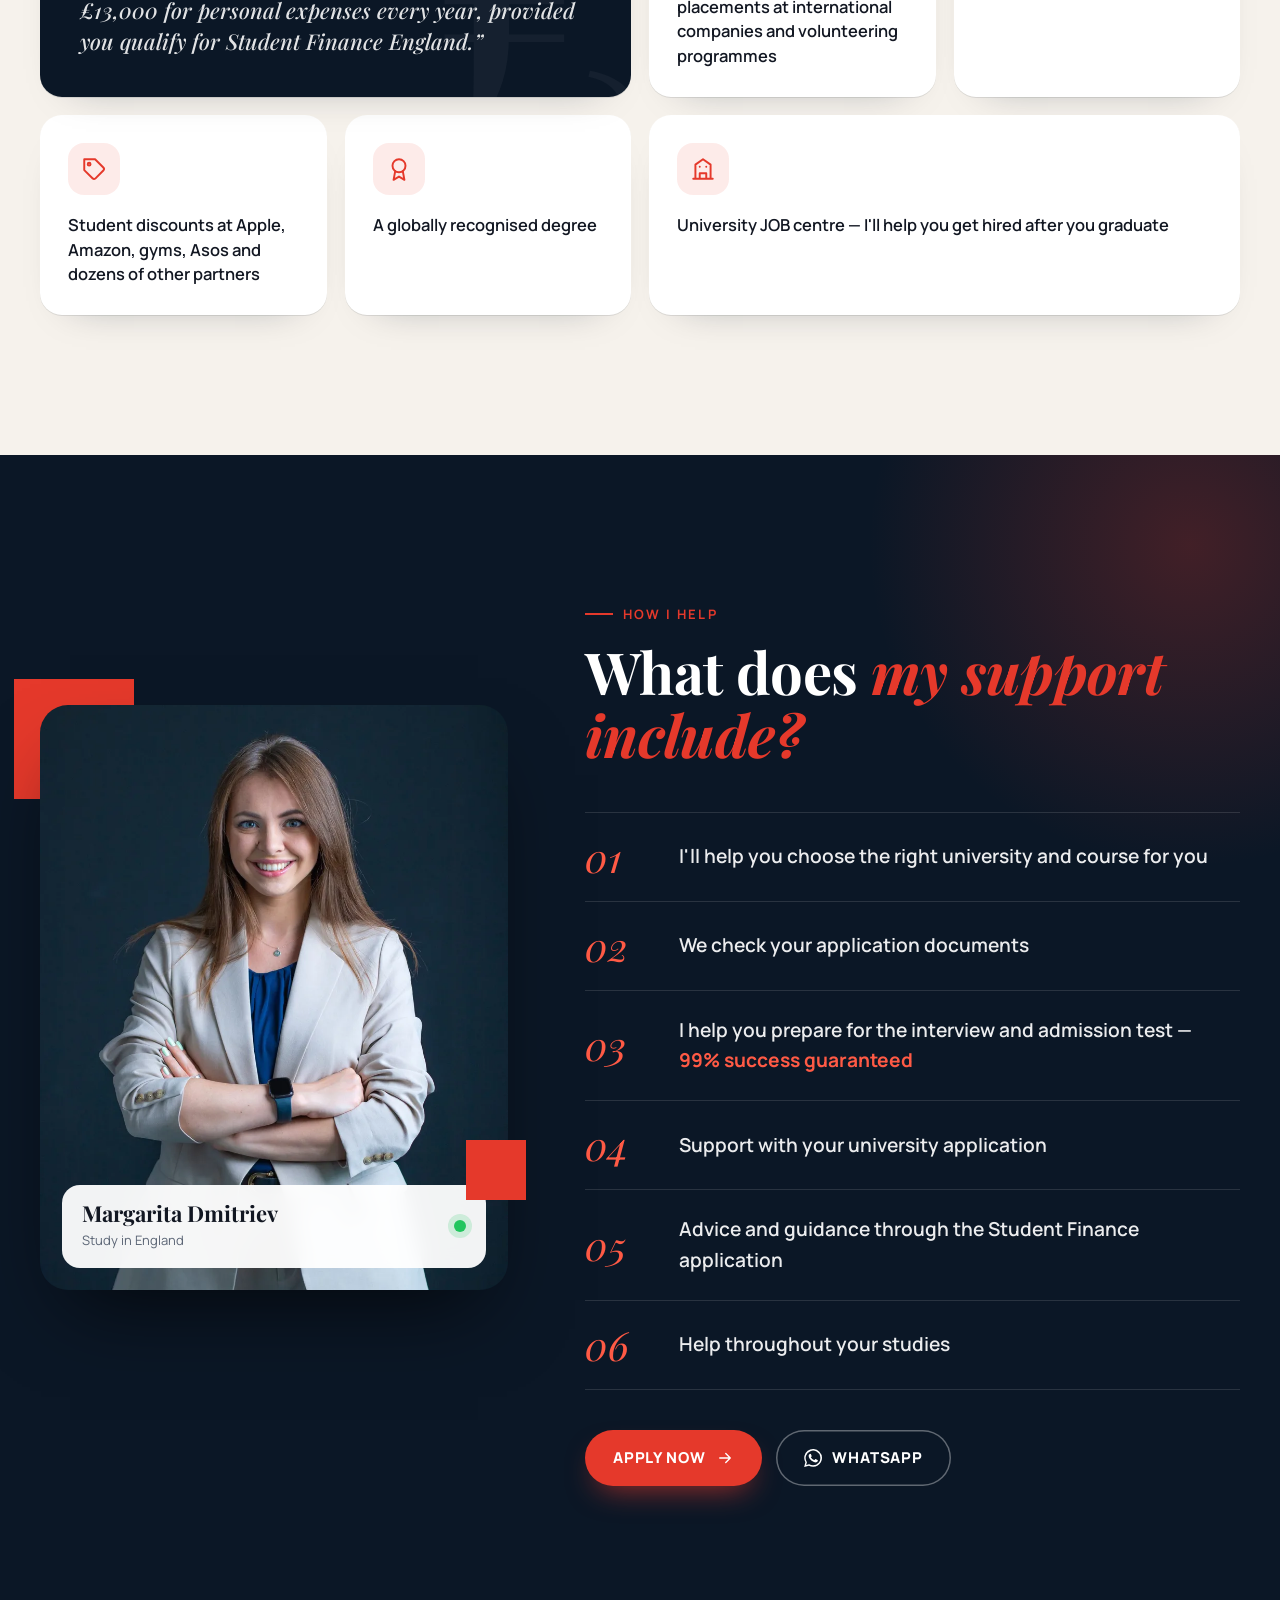
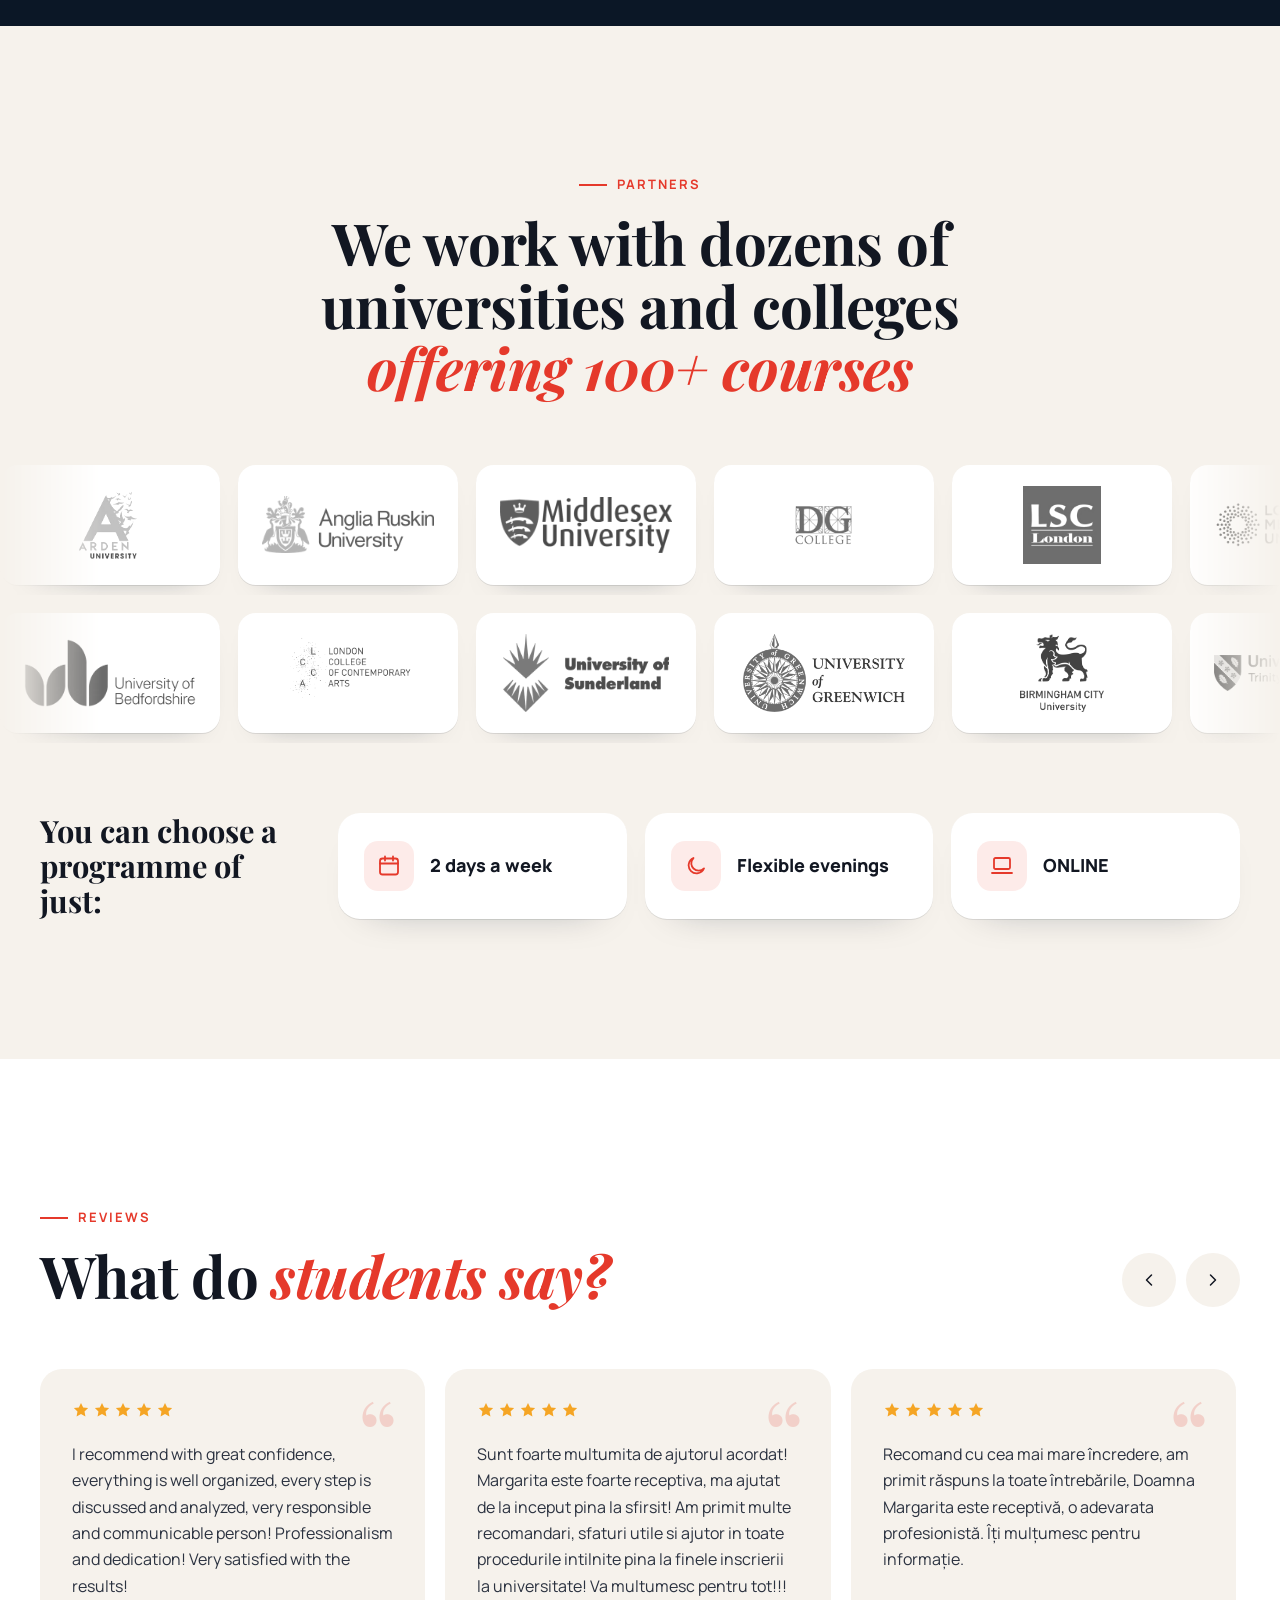
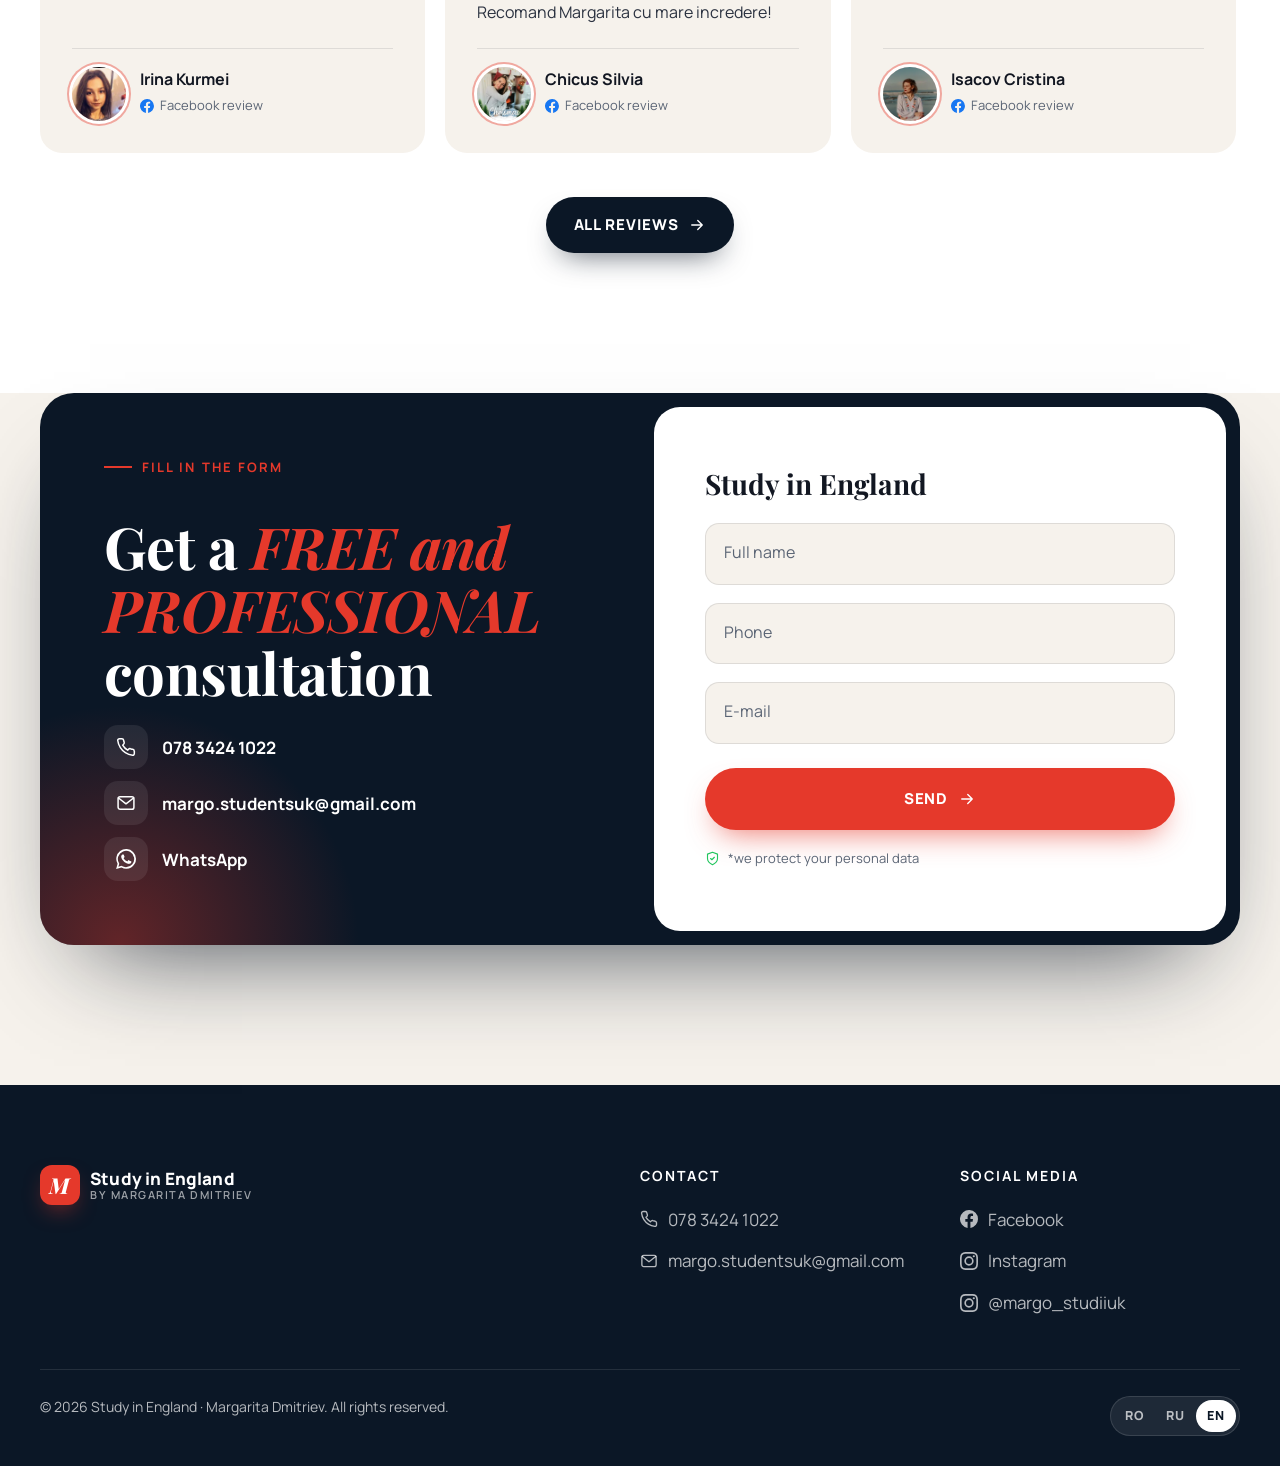
<file: margo-study/en/index.html>
<!DOCTYPE html>
<html lang="en" class="no-js">
<head>
  <meta charset="utf-8">
  <meta name="viewport" content="width=device-width, initial-scale=1, viewport-fit=cover">
  <title>Funded Study in England — Apply Now | Margarita Dmitriev</title>
  <meta name="description" content="Apply to study in England with free support: choosing a university, documents, interview, Student Finance. Get £13,000 a year for living costs.">
  <meta name="theme-color" content="#0b1726">
  <meta name="format-detection" content="telephone=no">
  <meta property="og:type" content="website">
  <meta property="og:title" content="Funded Study in England — Apply Now | Margarita Dmitriev">
  <meta property="og:description" content="Apply to study in England with free support: choosing a university, documents, interview, Student Finance. Get £13,000 a year for living costs.">
  <meta property="og:image" content="https://studii-in-anglia.vercel.app/assets/img/og.jpg">
  <meta property="og:locale" content="en_GB">
  <link rel="alternate" hreflang="ro" href="https://studii-in-anglia.vercel.app/">
  <link rel="alternate" hreflang="ru" href="https://studii-in-anglia.vercel.app/ru/">
  <link rel="alternate" hreflang="en" href="https://studii-in-anglia.vercel.app/en/">
  <link rel="alternate" hreflang="x-default" href="https://studii-in-anglia.vercel.app/">
  <link rel="canonical" href="https://studii-in-anglia.vercel.app/en/">
  <link rel="icon" href="../assets/favicon.svg" type="image/svg+xml">
  <link rel="preconnect" href="https://fonts.googleapis.com">
  <link rel="preconnect" href="https://fonts.gstatic.com" crossorigin>
  <link href="https://fonts.googleapis.com/css2?family=Manrope:wght@400;500;600;700;800&family=Playfair+Display:ital,wght@0,600;0,700;1,500;1,600;1,700&display=swap&subset=cyrillic" rel="stylesheet">
  <link rel="preload" as="image" href="../assets/img/hero.webp">
  <link rel="stylesheet" href="../assets/style.css">
</head>
<body>

<header class="header">
  <div class="container header__inner">
    <a class="logo" href="../en/" aria-label="Study in England">
      <span class="logo__mark">M</span>
      <span class="logo__text">Study in England<small>by Margarita Dmitriev</small></span>
    </a>
    <nav class="nav" aria-label="Menu">
      <div class="nav__links"><a href="#beneficii">Why apply</a><a href="#implicare">How I help</a><a href="#universitati">Universities</a><a href="#recenzii">Reviews</a><a href="#contact">Contact</a></div>
      <div class="lang"><a href=".././" hreflang="ro" lang="ro">RO</a><a href="../ru/" hreflang="ru" lang="ru">RU</a><a href="../en/" hreflang="en" lang="en" aria-current="true">EN</a></div>
      <a class="btn" href="#contact">Apply now</a>
      <button class="burger" type="button" aria-label="Menu" aria-expanded="false"><span></span></button>
    </nav>
  </div>
</header>

<main>
  <section class="hero">
    <div class="hero__bg" role="img" aria-label="Margarita Dmitriev"></div>
    <div class="hero__squares" aria-hidden="true"><i></i><i></i><i></i><i></i></div>
    <div class="container">
      <div class="hero__content">
        <span class="badge reveal"><b>UK</b>Free offer support</span>
        <h1 class="reveal" style="--d:.1s">Apply to study in <em>England</em></h1>
        <p class="hero__lead reveal" style="--d:.2s">I'll help you through the whole process <strong>for FREE!</strong></p>
        <div class="hero__actions reveal" style="--d:.3s">
          <a class="btn" href="#contact">Apply now <svg viewBox="0 0 24 24" fill="none" stroke="currentColor" stroke-width="1.8" stroke-linecap="round" stroke-linejoin="round" aria-hidden="true"><path d="M5 12h14M13 6l6 6-6 6"/></svg></a>
          <a class="btn btn--ghost" href="tel:+447834241022"><svg viewBox="0 0 24 24" fill="none" stroke="currentColor" stroke-width="1.8" stroke-linecap="round" stroke-linejoin="round" aria-hidden="true"><path d="M22 16.9v3a2 2 0 0 1-2.2 2 19.8 19.8 0 0 1-8.6-3.1 19.5 19.5 0 0 1-6-6A19.8 19.8 0 0 1 2.1 4.2 2 2 0 0 1 4.1 2h3a2 2 0 0 1 2 1.7c.1.9.4 1.8.7 2.7a2 2 0 0 1-.5 2.1L8 9.8a16 16 0 0 0 6 6l1.3-1.3a2 2 0 0 1 2.1-.4c.9.3 1.8.6 2.7.7a2 2 0 0 1 1.7 2z"/></svg> Call now</a>
        </div>
        <div class="stats reveal" style="--d:.4s"><div class="stat"><b>£13<span>k</span></b><small>for personal expenses every year</small></div><div class="stat"><b>100<span>+</span></b><small>courses</small></div><div class="stat"><b>99<span>%</span></b><small>99% success guaranteed</small></div></div>
      </div>
    </div>
    <a class="scroll-cue" href="#beneficii" aria-label="Why apply"></a>
  </section>

  <section class="section" id="beneficii">
    <div class="container">
      <div class="section__head">
        <div class="reveal"><span class="eyebrow">Benefits</span><h2 class="h2">Why apply <em>to study?</em></h2></div>
        
      </div>
      <div class="benefits">
        <article class="benefit benefit--feature reveal">
          <div class="benefit__icon"><svg viewBox="0 0 24 24" fill="none" stroke="currentColor" stroke-width="1.8" stroke-linecap="round" stroke-linejoin="round" aria-hidden="true"><path d="M3 7a2 2 0 0 1 2-2h12v4"/><path d="M3 7v10a2 2 0 0 0 2 2h14a1 1 0 0 0 1-1v-8a1 1 0 0 0-1-1H5a2 2 0 0 1-2-2z"/><circle cx="16" cy="14" r="1.2"/></svg></div>
          <div class="big">£13.000<span>/ year</span></div>
          <blockquote>“You receive financial support for your tuition plus £13,000 for personal expenses every year, provided you qualify for Student Finance England.”</blockquote>
        </article>
        <article class="benefit reveal" style="--d:0.00s"><div class="benefit__icon"><svg viewBox="0 0 24 24" fill="none" stroke="currentColor" stroke-width="1.8" stroke-linecap="round" stroke-linejoin="round" aria-hidden="true"><rect x="3" y="7" width="18" height="13" rx="2"/><path d="M8 7V5a2 2 0 0 1 2-2h4a2 2 0 0 1 2 2v2M3 13h18"/></svg></div><p>The chance to get a paid and prestigious JOB</p></article><article class="benefit reveal" style="--d:0.08s"><div class="benefit__icon"><svg viewBox="0 0 24 24" fill="none" stroke="currentColor" stroke-width="1.8" stroke-linecap="round" stroke-linejoin="round" aria-hidden="true"><path d="M12 20s-7-4.4-7-10a4 4 0 0 1 7-2.6A4 4 0 0 1 19 10c0 5.6-7 10-7 10z"/></svg></div><p>If you have a child, the state will give you an extra £2,000 grant. We&#x27;ll check your eligibility together</p></article><article class="benefit reveal" style="--d:0.16s"><div class="benefit__icon"><svg viewBox="0 0 24 24" fill="none" stroke="currentColor" stroke-width="1.8" stroke-linecap="round" stroke-linejoin="round" aria-hidden="true"><circle cx="12" cy="12" r="9"/><path d="M3 12h18M12 3a14 14 0 0 1 0 18M12 3a14 14 0 0 0 0 18"/></svg></div><p>Opportunities to apply for internships, work placements at international companies and volunteering programmes</p></article><article class="benefit reveal" style="--d:0.24s"><div class="benefit__icon"><svg viewBox="0 0 24 24" fill="none" stroke="currentColor" stroke-width="1.8" stroke-linecap="round" stroke-linejoin="round" aria-hidden="true"><rect x="2.5" y="5" width="19" height="14" rx="2.5"/><path d="M2.5 10h19M6.5 15h4"/></svg></div><p>30% discount on the Oyster Card and Council Tax</p></article><article class="benefit reveal" style="--d:0.00s"><div class="benefit__icon"><svg viewBox="0 0 24 24" fill="none" stroke="currentColor" stroke-width="1.8" stroke-linecap="round" stroke-linejoin="round" aria-hidden="true"><path d="M20.6 13.4 13.4 20.6a2 2 0 0 1-2.8 0L3 13V3h10l7.6 7.6a2 2 0 0 1 0 2.8z"/><circle cx="7.5" cy="7.5" r="1.3"/></svg></div><p>Student discounts at Apple, Amazon, gyms, Asos and dozens of other partners</p></article><article class="benefit reveal" style="--d:0.08s"><div class="benefit__icon"><svg viewBox="0 0 24 24" fill="none" stroke="currentColor" stroke-width="1.8" stroke-linecap="round" stroke-linejoin="round" aria-hidden="true"><circle cx="12" cy="9" r="6"/><path d="M8.5 14 7 22l5-3 5 3-1.5-8"/></svg></div><p>A globally recognised degree</p></article><article class="benefit reveal benefit--wide" style="--d:0.16s"><div class="benefit__icon"><svg viewBox="0 0 24 24" fill="none" stroke="currentColor" stroke-width="1.8" stroke-linecap="round" stroke-linejoin="round" aria-hidden="true"><path d="M3 21h18M5 21V8l7-5 7 5v13M9 21v-5h6v5M9 10h.01M15 10h.01"/></svg></div><p>University JOB centre — I&#x27;ll help you get hired after you graduate</p></article>
      </div>
    </div>
  </section>

  <section class="section involve" id="implicare">
    <div class="container involve__grid">
      <div class="portrait reveal">
        <span class="portrait__sq portrait__sq--a" aria-hidden="true"></span>
        <div class="portrait__img">
          <img src="../assets/img/margarita.webp" alt="Margarita Dmitriev" loading="lazy" width="900" height="1350">
          <div class="portrait__card">
            <div><b>Margarita Dmitriev</b><small>Study in England</small></div>
            <span class="dot" title="Online"></span>
          </div>
        </div>
        <span class="portrait__sq portrait__sq--b" aria-hidden="true"></span>
      </div>
      <div>
        <div class="reveal"><span class="eyebrow">How I help</span><h2 class="h2">What does <em>my support include?</em></h2></div>
        <ol class="steps"><li class="step reveal" style="--d:0.00s"><p>I'll help you choose the right university and course for you</p></li><li class="step reveal" style="--d:0.06s"><p>We check your application documents</p></li><li class="step reveal" style="--d:0.12s"><p>I help you prepare for the interview and admission test — <strong>99% success guaranteed</strong></p></li><li class="step reveal" style="--d:0.18s"><p>Support with your university application</p></li><li class="step reveal" style="--d:0.24s"><p>Advice and guidance through the Student Finance application</p></li><li class="step reveal" style="--d:0.30s"><p>Help throughout your studies</p></li></ol>
        <div class="involve__cta reveal">
          <a class="btn" href="#contact">Apply now <svg viewBox="0 0 24 24" fill="none" stroke="currentColor" stroke-width="1.8" stroke-linecap="round" stroke-linejoin="round" aria-hidden="true"><path d="M5 12h14M13 6l6 6-6 6"/></svg></a>
          <a class="btn btn--ghost" href="https://wa.me/447834241022" target="_blank" rel="noopener"><svg viewBox="0 0 24 24" fill="currentColor" aria-hidden="true"><path d="M17.5 14.4c-.3-.1-1.8-.9-2-1s-.5-.1-.7.1-.8 1-.9 1.2-.3.2-.6.1a8.2 8.2 0 0 1-4-3.5c-.3-.5.3-.5.9-1.6.1-.2 0-.4 0-.5l-.9-2.2c-.2-.6-.5-.5-.7-.5h-.6a1.1 1.1 0 0 0-.8.4 3.4 3.4 0 0 0-1 2.5 5.9 5.9 0 0 0 1.2 3.1 13.5 13.5 0 0 0 5.2 4.6c1.9.8 2.7.9 3.6.7a3.1 3.1 0 0 0 2-1.4 2.5 2.5 0 0 0 .2-1.4c-.1-.1-.3-.2-.6-.3zM12 21.8a9.8 9.8 0 0 1-5-1.4l-.4-.2-3.7 1 1-3.6-.2-.4A9.8 9.8 0 1 1 12 21.8zM20.5 3.5A11.8 11.8 0 0 0 1.9 17.7L.2 24l6.4-1.7A11.8 11.8 0 0 0 24 12a11.7 11.7 0 0 0-3.5-8.5z"/></svg> WhatsApp</a>
        </div>
      </div>
    </div>
  </section>

  <section class="section" id="universitati">
    <div class="container unis__head reveal">
      <span class="eyebrow">Partners</span>
      <h2 class="h2">We work with dozens of universities and colleges <em>offering 100+ courses</em></h2>
    </div>
    <div class="marquee"><div class="marquee__track"><div class="uni"><img src="../assets/img/logo-arden.webp" alt="Arden University" decoding="async"></div><div class="uni"><img src="../assets/img/logo-anglia-ruskin.webp" alt="Anglia Ruskin University" decoding="async"></div><div class="uni"><img src="../assets/img/logo-middlesex.webp" alt="Middlesex University" decoding="async"></div><div class="uni"><img src="../assets/img/logo-dg-college.webp" alt="DG College" decoding="async"></div><div class="uni"><img src="../assets/img/logo-lsc-london.webp" alt="LSC London" decoding="async"></div><div class="uni"><img src="../assets/img/logo-london-met.webp" alt="London Metropolitan University" decoding="async"></div><div class="uni" aria-hidden="true"><img src="../assets/img/logo-arden.webp" alt="" decoding="async"></div><div class="uni" aria-hidden="true"><img src="../assets/img/logo-anglia-ruskin.webp" alt="" decoding="async"></div><div class="uni" aria-hidden="true"><img src="../assets/img/logo-middlesex.webp" alt="" decoding="async"></div><div class="uni" aria-hidden="true"><img src="../assets/img/logo-dg-college.webp" alt="" decoding="async"></div><div class="uni" aria-hidden="true"><img src="../assets/img/logo-lsc-london.webp" alt="" decoding="async"></div><div class="uni" aria-hidden="true"><img src="../assets/img/logo-london-met.webp" alt="" decoding="async"></div></div></div>
    <div class="marquee marquee--rev"><div class="marquee__track"><div class="uni"><img src="../assets/img/logo-bedfordshire.webp" alt="University of Bedfordshire" decoding="async"></div><div class="uni"><img src="../assets/img/logo-lcca.webp" alt="London College of Contemporary Arts" decoding="async"></div><div class="uni"><img src="../assets/img/logo-sunderland.webp" alt="University of Sunderland" decoding="async"></div><div class="uni"><img src="../assets/img/logo-greenwich.webp" alt="University of Greenwich" decoding="async"></div><div class="uni"><img src="../assets/img/logo-bcu.webp" alt="Birmingham City University" decoding="async"></div><div class="uni"><img src="../assets/img/logo-uwtsd.webp" alt="University of Wales Trinity Saint David" decoding="async"></div><div class="uni" aria-hidden="true"><img src="../assets/img/logo-bedfordshire.webp" alt="" decoding="async"></div><div class="uni" aria-hidden="true"><img src="../assets/img/logo-lcca.webp" alt="" decoding="async"></div><div class="uni" aria-hidden="true"><img src="../assets/img/logo-sunderland.webp" alt="" decoding="async"></div><div class="uni" aria-hidden="true"><img src="../assets/img/logo-greenwich.webp" alt="" decoding="async"></div><div class="uni" aria-hidden="true"><img src="../assets/img/logo-bcu.webp" alt="" decoding="async"></div><div class="uni" aria-hidden="true"><img src="../assets/img/logo-uwtsd.webp" alt="" decoding="async"></div></div></div>
    <div class="container schedule">
      <div class="schedule__label reveal">You can choose a programme of just:</div>
      <div class="chip reveal" style="--d:0.00s"><span class="chip__icon"><svg viewBox="0 0 24 24" fill="none" stroke="currentColor" stroke-width="1.8" stroke-linecap="round" stroke-linejoin="round" aria-hidden="true"><rect x="3" y="4.5" width="18" height="16" rx="2.5"/><path d="M3 9.5h18M8 2.5v4M16 2.5v4"/></svg></span>2 days a week</div><div class="chip reveal" style="--d:0.08s"><span class="chip__icon"><svg viewBox="0 0 24 24" fill="none" stroke="currentColor" stroke-width="1.8" stroke-linecap="round" stroke-linejoin="round" aria-hidden="true"><path d="M20 14.5A8 8 0 1 1 9.5 4a6.5 6.5 0 0 0 10.5 10.5z"/></svg></span>Flexible evenings</div><div class="chip reveal" style="--d:0.16s"><span class="chip__icon"><svg viewBox="0 0 24 24" fill="none" stroke="currentColor" stroke-width="1.8" stroke-linecap="round" stroke-linejoin="round" aria-hidden="true"><rect x="4" y="4" width="16" height="11" rx="1.5"/><path d="M2 19h20"/></svg></span>ONLINE</div>
    </div>
  </section>

  <section class="section reviews" id="recenzii">
    <div class="container">
      <div class="section__head">
        <div class="reveal"><span class="eyebrow">Reviews</span><h2 class="h2">What do <em>students say?</em></h2></div>
        <div class="reviews__nav reveal">
          <button class="round" type="button" data-slide="-1" aria-label="Previous"><svg viewBox="0 0 24 24" fill="none" stroke="currentColor" stroke-width="1.8" stroke-linecap="round" stroke-linejoin="round" aria-hidden="true"><path d="M15 6l-6 6 6 6"/></svg></button>
          <button class="round" type="button" data-slide="1" aria-label="Next"><svg viewBox="0 0 24 24" fill="none" stroke="currentColor" stroke-width="1.8" stroke-linecap="round" stroke-linejoin="round" aria-hidden="true"><path d="M9 6l6 6-6 6"/></svg></button>
        </div>
      </div>
      <div class="slider reveal"><article class="review"><span class="review__quote" aria-hidden="true">“</span><div class="stars" aria-label="5/5"><svg viewBox="0 0 24 24" fill="currentColor" aria-hidden="true"><path d="M12 2.5l2.9 6 6.6.9-4.8 4.6 1.2 6.5L12 17.4l-5.9 3.1 1.2-6.5L2.5 9.4l6.6-.9z"/></svg><svg viewBox="0 0 24 24" fill="currentColor" aria-hidden="true"><path d="M12 2.5l2.9 6 6.6.9-4.8 4.6 1.2 6.5L12 17.4l-5.9 3.1 1.2-6.5L2.5 9.4l6.6-.9z"/></svg><svg viewBox="0 0 24 24" fill="currentColor" aria-hidden="true"><path d="M12 2.5l2.9 6 6.6.9-4.8 4.6 1.2 6.5L12 17.4l-5.9 3.1 1.2-6.5L2.5 9.4l6.6-.9z"/></svg><svg viewBox="0 0 24 24" fill="currentColor" aria-hidden="true"><path d="M12 2.5l2.9 6 6.6.9-4.8 4.6 1.2 6.5L12 17.4l-5.9 3.1 1.2-6.5L2.5 9.4l6.6-.9z"/></svg><svg viewBox="0 0 24 24" fill="currentColor" aria-hidden="true"><path d="M12 2.5l2.9 6 6.6.9-4.8 4.6 1.2 6.5L12 17.4l-5.9 3.1 1.2-6.5L2.5 9.4l6.6-.9z"/></svg></div><p lang="en">I recommend with great confidence, everything is well organized, every step is discussed and analyzed, very responsible and communicable person! Professionalism and dedication! Very satisfied with the results!</p><div class="review__who"><img src="../assets/img/r-irina.webp" alt="Irina Kurmei" width="54" height="54" decoding="async"><div><b><a href="https://www.facebook.com/irina.kurmei.1" target="_blank" rel="noopener">Irina Kurmei</a></b><small><svg viewBox="0 0 24 24" fill="currentColor" aria-hidden="true"><path d="M24 12a12 12 0 1 0-13.9 11.9v-8.4H7.1V12h3V9.4c0-3 1.8-4.7 4.6-4.7 1.3 0 2.7.2 2.7.2v3h-1.5c-1.5 0-2 .9-2 1.9V12h3.4l-.5 3.5h-2.9v8.4A12 12 0 0 0 24 12z"/></svg>Facebook review</small></div></div></article><article class="review"><span class="review__quote" aria-hidden="true">“</span><div class="stars" aria-label="5/5"><svg viewBox="0 0 24 24" fill="currentColor" aria-hidden="true"><path d="M12 2.5l2.9 6 6.6.9-4.8 4.6 1.2 6.5L12 17.4l-5.9 3.1 1.2-6.5L2.5 9.4l6.6-.9z"/></svg><svg viewBox="0 0 24 24" fill="currentColor" aria-hidden="true"><path d="M12 2.5l2.9 6 6.6.9-4.8 4.6 1.2 6.5L12 17.4l-5.9 3.1 1.2-6.5L2.5 9.4l6.6-.9z"/></svg><svg viewBox="0 0 24 24" fill="currentColor" aria-hidden="true"><path d="M12 2.5l2.9 6 6.6.9-4.8 4.6 1.2 6.5L12 17.4l-5.9 3.1 1.2-6.5L2.5 9.4l6.6-.9z"/></svg><svg viewBox="0 0 24 24" fill="currentColor" aria-hidden="true"><path d="M12 2.5l2.9 6 6.6.9-4.8 4.6 1.2 6.5L12 17.4l-5.9 3.1 1.2-6.5L2.5 9.4l6.6-.9z"/></svg><svg viewBox="0 0 24 24" fill="currentColor" aria-hidden="true"><path d="M12 2.5l2.9 6 6.6.9-4.8 4.6 1.2 6.5L12 17.4l-5.9 3.1 1.2-6.5L2.5 9.4l6.6-.9z"/></svg></div><p lang="ro">Sunt foarte multumita de ajutorul acordat! Margarita este foarte receptiva, ma ajutat de la inceput pina la sfirsit! Am primit multe recomandari, sfaturi utile si ajutor in toate procedurile intilnite pina la finele inscrierii la universitate! Va multumesc pentru tot!!! Recomand Margarita cu mare incredere!</p><div class="review__who"><img src="../assets/img/r-silvia.webp" alt="Chicus Silvia" width="54" height="54" decoding="async"><div><b><a href="https://www.facebook.com/chicus.silvia" target="_blank" rel="noopener">Chicus Silvia</a></b><small><svg viewBox="0 0 24 24" fill="currentColor" aria-hidden="true"><path d="M24 12a12 12 0 1 0-13.9 11.9v-8.4H7.1V12h3V9.4c0-3 1.8-4.7 4.6-4.7 1.3 0 2.7.2 2.7.2v3h-1.5c-1.5 0-2 .9-2 1.9V12h3.4l-.5 3.5h-2.9v8.4A12 12 0 0 0 24 12z"/></svg>Facebook review</small></div></div></article><article class="review"><span class="review__quote" aria-hidden="true">“</span><div class="stars" aria-label="5/5"><svg viewBox="0 0 24 24" fill="currentColor" aria-hidden="true"><path d="M12 2.5l2.9 6 6.6.9-4.8 4.6 1.2 6.5L12 17.4l-5.9 3.1 1.2-6.5L2.5 9.4l6.6-.9z"/></svg><svg viewBox="0 0 24 24" fill="currentColor" aria-hidden="true"><path d="M12 2.5l2.9 6 6.6.9-4.8 4.6 1.2 6.5L12 17.4l-5.9 3.1 1.2-6.5L2.5 9.4l6.6-.9z"/></svg><svg viewBox="0 0 24 24" fill="currentColor" aria-hidden="true"><path d="M12 2.5l2.9 6 6.6.9-4.8 4.6 1.2 6.5L12 17.4l-5.9 3.1 1.2-6.5L2.5 9.4l6.6-.9z"/></svg><svg viewBox="0 0 24 24" fill="currentColor" aria-hidden="true"><path d="M12 2.5l2.9 6 6.6.9-4.8 4.6 1.2 6.5L12 17.4l-5.9 3.1 1.2-6.5L2.5 9.4l6.6-.9z"/></svg><svg viewBox="0 0 24 24" fill="currentColor" aria-hidden="true"><path d="M12 2.5l2.9 6 6.6.9-4.8 4.6 1.2 6.5L12 17.4l-5.9 3.1 1.2-6.5L2.5 9.4l6.6-.9z"/></svg></div><p lang="ro">Recomand cu cea mai mare încredere, am primit răspuns la toate întrebările, Doamna Margarita este receptivă, o adevarata profesionistă. Îți mulțumesc pentru informație.</p><div class="review__who"><img src="../assets/img/r-cristina.webp" alt="Isacov Cristina" width="54" height="54" decoding="async"><div><b><a href="https://www.facebook.com/IsacovCristina" target="_blank" rel="noopener">Isacov Cristina</a></b><small><svg viewBox="0 0 24 24" fill="currentColor" aria-hidden="true"><path d="M24 12a12 12 0 1 0-13.9 11.9v-8.4H7.1V12h3V9.4c0-3 1.8-4.7 4.6-4.7 1.3 0 2.7.2 2.7.2v3h-1.5c-1.5 0-2 .9-2 1.9V12h3.4l-.5 3.5h-2.9v8.4A12 12 0 0 0 24 12z"/></svg>Facebook review</small></div></div></article><article class="review"><span class="review__quote" aria-hidden="true">“</span><div class="stars" aria-label="5/5"><svg viewBox="0 0 24 24" fill="currentColor" aria-hidden="true"><path d="M12 2.5l2.9 6 6.6.9-4.8 4.6 1.2 6.5L12 17.4l-5.9 3.1 1.2-6.5L2.5 9.4l6.6-.9z"/></svg><svg viewBox="0 0 24 24" fill="currentColor" aria-hidden="true"><path d="M12 2.5l2.9 6 6.6.9-4.8 4.6 1.2 6.5L12 17.4l-5.9 3.1 1.2-6.5L2.5 9.4l6.6-.9z"/></svg><svg viewBox="0 0 24 24" fill="currentColor" aria-hidden="true"><path d="M12 2.5l2.9 6 6.6.9-4.8 4.6 1.2 6.5L12 17.4l-5.9 3.1 1.2-6.5L2.5 9.4l6.6-.9z"/></svg><svg viewBox="0 0 24 24" fill="currentColor" aria-hidden="true"><path d="M12 2.5l2.9 6 6.6.9-4.8 4.6 1.2 6.5L12 17.4l-5.9 3.1 1.2-6.5L2.5 9.4l6.6-.9z"/></svg><svg viewBox="0 0 24 24" fill="currentColor" aria-hidden="true"><path d="M12 2.5l2.9 6 6.6.9-4.8 4.6 1.2 6.5L12 17.4l-5.9 3.1 1.2-6.5L2.5 9.4l6.6-.9z"/></svg></div><p lang="en">It offers quality services and receptivity at every stage. Continuous competence and transparency. Thoroughness in explaining and guiding. Thank you!!!</p><div class="review__who"><img src="../assets/img/r-margarita.webp" alt="Margarita Belecciu" width="54" height="54" decoding="async"><div><b><a href="https://www.facebook.com/Margarita.Belecciu1993" target="_blank" rel="noopener">Margarita Belecciu</a></b><small><svg viewBox="0 0 24 24" fill="currentColor" aria-hidden="true"><path d="M24 12a12 12 0 1 0-13.9 11.9v-8.4H7.1V12h3V9.4c0-3 1.8-4.7 4.6-4.7 1.3 0 2.7.2 2.7.2v3h-1.5c-1.5 0-2 .9-2 1.9V12h3.4l-.5 3.5h-2.9v8.4A12 12 0 0 0 24 12z"/></svg>Facebook review</small></div></div></article><article class="review"><span class="review__quote" aria-hidden="true">“</span><div class="stars" aria-label="5/5"><svg viewBox="0 0 24 24" fill="currentColor" aria-hidden="true"><path d="M12 2.5l2.9 6 6.6.9-4.8 4.6 1.2 6.5L12 17.4l-5.9 3.1 1.2-6.5L2.5 9.4l6.6-.9z"/></svg><svg viewBox="0 0 24 24" fill="currentColor" aria-hidden="true"><path d="M12 2.5l2.9 6 6.6.9-4.8 4.6 1.2 6.5L12 17.4l-5.9 3.1 1.2-6.5L2.5 9.4l6.6-.9z"/></svg><svg viewBox="0 0 24 24" fill="currentColor" aria-hidden="true"><path d="M12 2.5l2.9 6 6.6.9-4.8 4.6 1.2 6.5L12 17.4l-5.9 3.1 1.2-6.5L2.5 9.4l6.6-.9z"/></svg><svg viewBox="0 0 24 24" fill="currentColor" aria-hidden="true"><path d="M12 2.5l2.9 6 6.6.9-4.8 4.6 1.2 6.5L12 17.4l-5.9 3.1 1.2-6.5L2.5 9.4l6.6-.9z"/></svg><svg viewBox="0 0 24 24" fill="currentColor" aria-hidden="true"><path d="M12 2.5l2.9 6 6.6.9-4.8 4.6 1.2 6.5L12 17.4l-5.9 3.1 1.2-6.5L2.5 9.4l6.6-.9z"/></svg></div><p lang="ro">Vreau sa aduc multumiri doamnei Margo pentru toata informatia acordata ce tin de studiile in UK mia explicat foarte bine totul receptiva ai cu o voua buna mult prietenoasa care mia dat multe sfaturi va sugerez cuare drag nu o sa regretati</p><div class="review__who"><img src="../assets/img/r-valeria.webp" alt="Valeria Martin" width="54" height="54" decoding="async"><div><b><a href="https://www.facebook.com/valeria.martin.75873" target="_blank" rel="noopener">Valeria Martin</a></b><small><svg viewBox="0 0 24 24" fill="currentColor" aria-hidden="true"><path d="M24 12a12 12 0 1 0-13.9 11.9v-8.4H7.1V12h3V9.4c0-3 1.8-4.7 4.6-4.7 1.3 0 2.7.2 2.7.2v3h-1.5c-1.5 0-2 .9-2 1.9V12h3.4l-.5 3.5h-2.9v8.4A12 12 0 0 0 24 12z"/></svg>Facebook review</small></div></div></article></div>
      <div class="reviews__all"><a class="btn btn--dark" href="https://www.facebook.com/studiiinanglia/reviews/?ref=page_internal" target="_blank" rel="noopener">All reviews <svg viewBox="0 0 24 24" fill="none" stroke="currentColor" stroke-width="1.8" stroke-linecap="round" stroke-linejoin="round" aria-hidden="true"><path d="M5 12h14M13 6l6 6-6 6"/></svg></a></div>
    </div>
  </section>

  <section class="cta" id="contact">
    <div class="container">
      <div class="cta__card reveal">
        <div class="cta__info">
          <span class="eyebrow">Fill in the form</span>
          <h2 class="h2">Get a <em>FREE and PROFESSIONAL</em> consultation</h2>
          
          <div class="cta__contacts">
            <a href="tel:+447834241022"><span><svg viewBox="0 0 24 24" fill="none" stroke="currentColor" stroke-width="1.8" stroke-linecap="round" stroke-linejoin="round" aria-hidden="true"><path d="M22 16.9v3a2 2 0 0 1-2.2 2 19.8 19.8 0 0 1-8.6-3.1 19.5 19.5 0 0 1-6-6A19.8 19.8 0 0 1 2.1 4.2 2 2 0 0 1 4.1 2h3a2 2 0 0 1 2 1.7c.1.9.4 1.8.7 2.7a2 2 0 0 1-.5 2.1L8 9.8a16 16 0 0 0 6 6l1.3-1.3a2 2 0 0 1 2.1-.4c.9.3 1.8.6 2.7.7a2 2 0 0 1 1.7 2z"/></svg></span>078 3424 1022</a>
            <a href="mailto:margo.studentsuk@gmail.com"><span><svg viewBox="0 0 24 24" fill="none" stroke="currentColor" stroke-width="1.8" stroke-linecap="round" stroke-linejoin="round" aria-hidden="true"><rect x="2.5" y="4.5" width="19" height="15" rx="2.5"/><path d="m3 6 9 7 9-7"/></svg></span>margo.studentsuk@gmail.com</a>
            <a href="https://wa.me/447834241022" target="_blank" rel="noopener"><span><svg viewBox="0 0 24 24" fill="currentColor" aria-hidden="true"><path d="M17.5 14.4c-.3-.1-1.8-.9-2-1s-.5-.1-.7.1-.8 1-.9 1.2-.3.2-.6.1a8.2 8.2 0 0 1-4-3.5c-.3-.5.3-.5.9-1.6.1-.2 0-.4 0-.5l-.9-2.2c-.2-.6-.5-.5-.7-.5h-.6a1.1 1.1 0 0 0-.8.4 3.4 3.4 0 0 0-1 2.5 5.9 5.9 0 0 0 1.2 3.1 13.5 13.5 0 0 0 5.2 4.6c1.9.8 2.7.9 3.6.7a3.1 3.1 0 0 0 2-1.4 2.5 2.5 0 0 0 .2-1.4c-.1-.1-.3-.2-.6-.3zM12 21.8a9.8 9.8 0 0 1-5-1.4l-.4-.2-3.7 1 1-3.6-.2-.4A9.8 9.8 0 1 1 12 21.8zM20.5 3.5A11.8 11.8 0 0 0 1.9 17.7L.2 24l6.4-1.7A11.8 11.8 0 0 0 24 12a11.7 11.7 0 0 0-3.5-8.5z"/></svg></span>WhatsApp</a>
          </div>
        </div>
        <form class="form" novalidate data-wa="447834241022" data-msg="Hello! I&#x27;d like a free consultation about studying in England."
              data-l-name="Full name" data-l-phone="Phone" data-l-email="E-mail">
          <h3>Study in England</h3>
          <div class="field"><input id="f-name" name="name" type="text" autocomplete="name" placeholder=" " required><label for="f-name">Full name</label></div>
          <div class="field"><input id="f-phone" name="phone" type="tel" autocomplete="tel" placeholder=" " required><label for="f-phone">Phone</label></div>
          <div class="field"><input id="f-email" name="email" type="email" autocomplete="email" placeholder=" " required><label for="f-email">E-mail</label></div>
          <button class="btn" type="submit">Send <svg viewBox="0 0 24 24" fill="none" stroke="currentColor" stroke-width="1.8" stroke-linecap="round" stroke-linejoin="round" aria-hidden="true"><path d="M5 12h14M13 6l6 6-6 6"/></svg></button>
          <p class="form__note"><svg viewBox="0 0 24 24" fill="none" stroke="currentColor" stroke-width="1.8" stroke-linecap="round" stroke-linejoin="round" aria-hidden="true"><path d="M12 22s8-4 8-10V5l-8-3-8 3v7c0 6 8 10 8 10z"/><path d="m9 12 2 2 4-4"/></svg>*we protect your personal data</p>
          <p class="form__ok" role="status">Thank you! Your message is ready in WhatsApp — just tap “Send” there.</p>
        </form>
      </div>
    </div>
  </section>
</main>

<footer class="footer">
  <div class="container">
    <div class="footer__grid">
      <div class="footer__brand">
        <a class="logo" href="../en/"><span class="logo__mark">M</span><span class="logo__text">Study in England<small>by Margarita Dmitriev</small></span></a>
        
      </div>
      <div>
        <h4>Contact</h4>
        <ul>
          <li><a href="tel:+447834241022"><svg viewBox="0 0 24 24" fill="none" stroke="currentColor" stroke-width="1.8" stroke-linecap="round" stroke-linejoin="round" aria-hidden="true"><path d="M22 16.9v3a2 2 0 0 1-2.2 2 19.8 19.8 0 0 1-8.6-3.1 19.5 19.5 0 0 1-6-6A19.8 19.8 0 0 1 2.1 4.2 2 2 0 0 1 4.1 2h3a2 2 0 0 1 2 1.7c.1.9.4 1.8.7 2.7a2 2 0 0 1-.5 2.1L8 9.8a16 16 0 0 0 6 6l1.3-1.3a2 2 0 0 1 2.1-.4c.9.3 1.8.6 2.7.7a2 2 0 0 1 1.7 2z"/></svg>078 3424 1022</a></li>
          <li><a href="mailto:margo.studentsuk@gmail.com"><svg viewBox="0 0 24 24" fill="none" stroke="currentColor" stroke-width="1.8" stroke-linecap="round" stroke-linejoin="round" aria-hidden="true"><rect x="2.5" y="4.5" width="19" height="15" rx="2.5"/><path d="m3 6 9 7 9-7"/></svg>margo.studentsuk@gmail.com</a></li>
        </ul>
      </div>
      <div>
        <h4>Social media</h4>
        <ul>
          <li><a href="https://www.facebook.com/studiiinanglia" target="_blank" rel="noopener"><svg viewBox="0 0 24 24" fill="currentColor" aria-hidden="true"><path d="M24 12a12 12 0 1 0-13.9 11.9v-8.4H7.1V12h3V9.4c0-3 1.8-4.7 4.6-4.7 1.3 0 2.7.2 2.7.2v3h-1.5c-1.5 0-2 .9-2 1.9V12h3.4l-.5 3.5h-2.9v8.4A12 12 0 0 0 24 12z"/></svg>Facebook</a></li>
          <li><a href="https://www.instagram.com/margaritadmitriev/" target="_blank" rel="noopener"><svg viewBox="0 0 24 24" fill="currentColor" aria-hidden="true"><path d="M12 2.2c3.2 0 3.6 0 4.8.1 3.3.1 4.8 1.7 4.9 4.9.1 1.3.1 1.6.1 4.8s0 3.6-.1 4.8c-.1 3.2-1.7 4.8-4.9 4.9-1.3.1-1.6.1-4.8.1s-3.6 0-4.8-.1c-3.3-.1-4.8-1.7-4.9-4.9C2.2 15.6 2.2 15.2 2.2 12s0-3.6.1-4.8C2.4 3.9 4 2.4 7.2 2.3 8.4 2.2 8.8 2.2 12 2.2zM12 0C8.7 0 8.3 0 7.1.1 2.7.3.3 2.7.1 7.1 0 8.3 0 8.7 0 12s0 3.7.1 4.9c.2 4.4 2.6 6.8 7 7 1.2.1 1.6.1 4.9.1s3.7 0 4.9-.1c4.4-.2 6.8-2.6 7-7 .1-1.2.1-1.6.1-4.9s0-3.7-.1-4.9c-.2-4.4-2.6-6.8-7-7C15.7 0 15.3 0 12 0zm0 5.8a6.2 6.2 0 1 0 0 12.4 6.2 6.2 0 0 0 0-12.4zM12 16a4 4 0 1 1 0-8 4 4 0 0 1 0 8zm6.4-11.8a1.4 1.4 0 1 0 0 2.9 1.4 1.4 0 0 0 0-2.9z"/></svg>Instagram</a></li>
          <li><a href="https://www.instagram.com/margo_studiiuk/" target="_blank" rel="noopener"><svg viewBox="0 0 24 24" fill="currentColor" aria-hidden="true"><path d="M12 2.2c3.2 0 3.6 0 4.8.1 3.3.1 4.8 1.7 4.9 4.9.1 1.3.1 1.6.1 4.8s0 3.6-.1 4.8c-.1 3.2-1.7 4.8-4.9 4.9-1.3.1-1.6.1-4.8.1s-3.6 0-4.8-.1c-3.3-.1-4.8-1.7-4.9-4.9C2.2 15.6 2.2 15.2 2.2 12s0-3.6.1-4.8C2.4 3.9 4 2.4 7.2 2.3 8.4 2.2 8.8 2.2 12 2.2zM12 0C8.7 0 8.3 0 7.1.1 2.7.3.3 2.7.1 7.1 0 8.3 0 8.7 0 12s0 3.7.1 4.9c.2 4.4 2.6 6.8 7 7 1.2.1 1.6.1 4.9.1s3.7 0 4.9-.1c4.4-.2 6.8-2.6 7-7 .1-1.2.1-1.6.1-4.9s0-3.7-.1-4.9c-.2-4.4-2.6-6.8-7-7C15.7 0 15.3 0 12 0zm0 5.8a6.2 6.2 0 1 0 0 12.4 6.2 6.2 0 0 0 0-12.4zM12 16a4 4 0 1 1 0-8 4 4 0 0 1 0 8zm6.4-11.8a1.4 1.4 0 1 0 0 2.9 1.4 1.4 0 0 0 0-2.9z"/></svg>@margo_studiiuk</a></li>
        </ul>
      </div>
    </div>
    <div class="footer__bottom">
      <span>© <span data-year>2026</span> Study in England · Margarita Dmitriev. All rights reserved.</span>
      <span class="lang"><a href=".././" hreflang="ro" lang="ro">RO</a><a href="../ru/" hreflang="ru" lang="ru">RU</a><a href="../en/" hreflang="en" lang="en" aria-current="true">EN</a></span>
    </div>
  </div>
</footer>

<a class="fab" href="https://wa.me/447834241022" target="_blank" rel="noopener" aria-label="Message us on WhatsApp"><svg viewBox="0 0 24 24" fill="currentColor" aria-hidden="true"><path d="M17.5 14.4c-.3-.1-1.8-.9-2-1s-.5-.1-.7.1-.8 1-.9 1.2-.3.2-.6.1a8.2 8.2 0 0 1-4-3.5c-.3-.5.3-.5.9-1.6.1-.2 0-.4 0-.5l-.9-2.2c-.2-.6-.5-.5-.7-.5h-.6a1.1 1.1 0 0 0-.8.4 3.4 3.4 0 0 0-1 2.5 5.9 5.9 0 0 0 1.2 3.1 13.5 13.5 0 0 0 5.2 4.6c1.9.8 2.7.9 3.6.7a3.1 3.1 0 0 0 2-1.4 2.5 2.5 0 0 0 .2-1.4c-.1-.1-.3-.2-.6-.3zM12 21.8a9.8 9.8 0 0 1-5-1.4l-.4-.2-3.7 1 1-3.6-.2-.4A9.8 9.8 0 1 1 12 21.8zM20.5 3.5A11.8 11.8 0 0 0 1.9 17.7L.2 24l6.4-1.7A11.8 11.8 0 0 0 24 12a11.7 11.7 0 0 0-3.5-8.5z"/></svg></a>

<script src="../assets/main.js" defer></script>
</body>
</html>
</file>
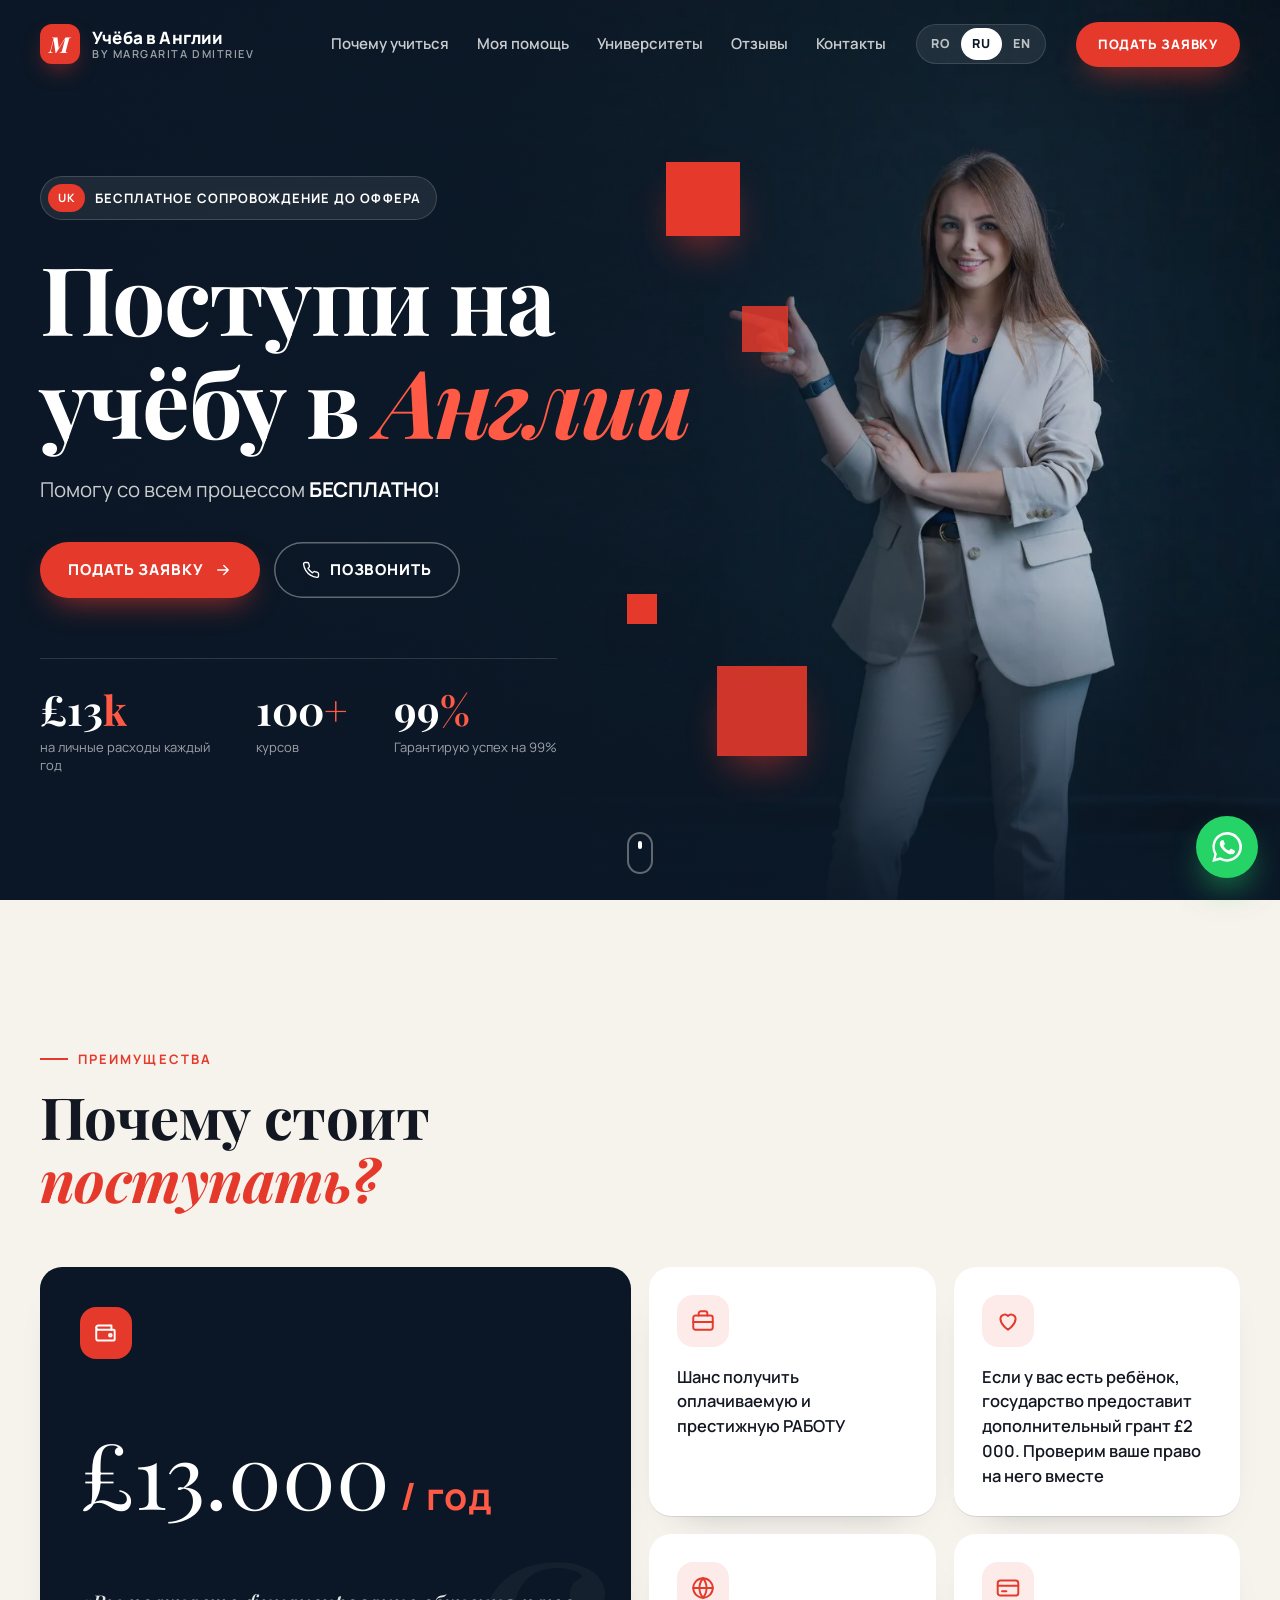
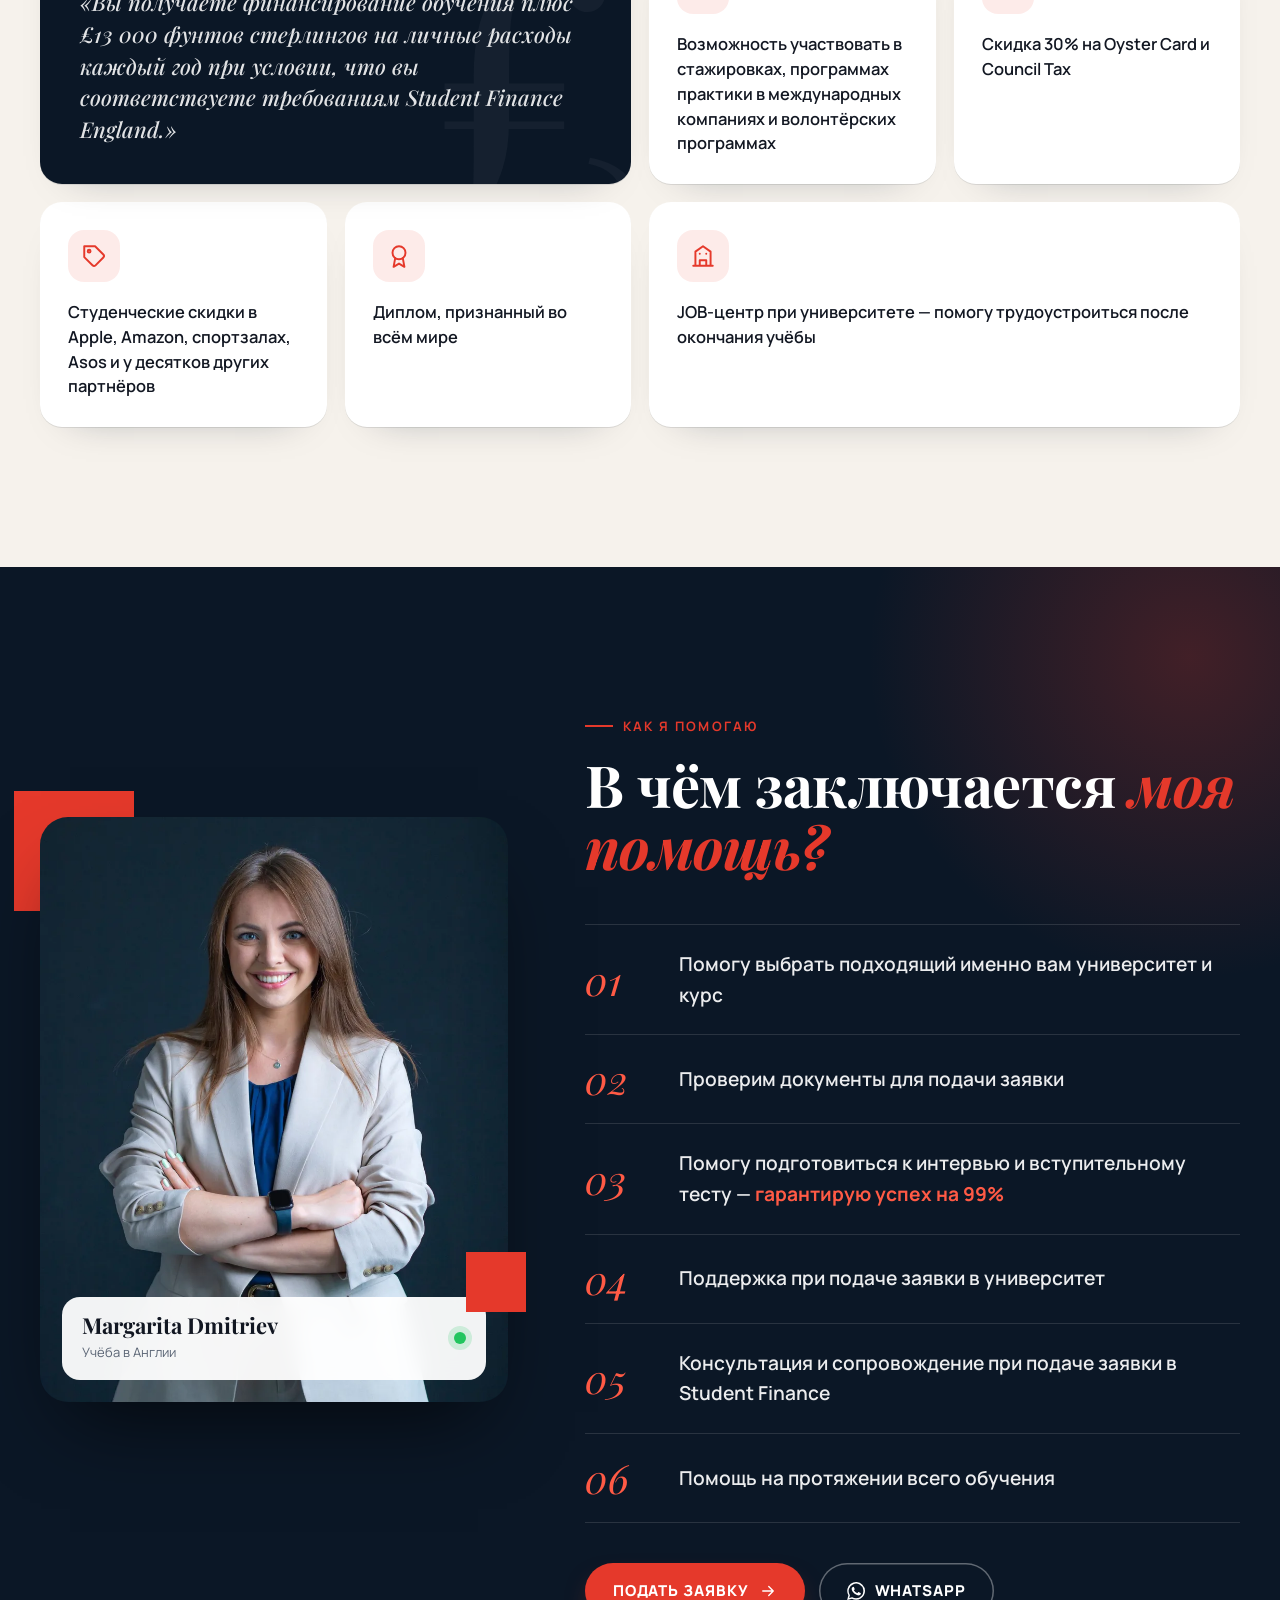
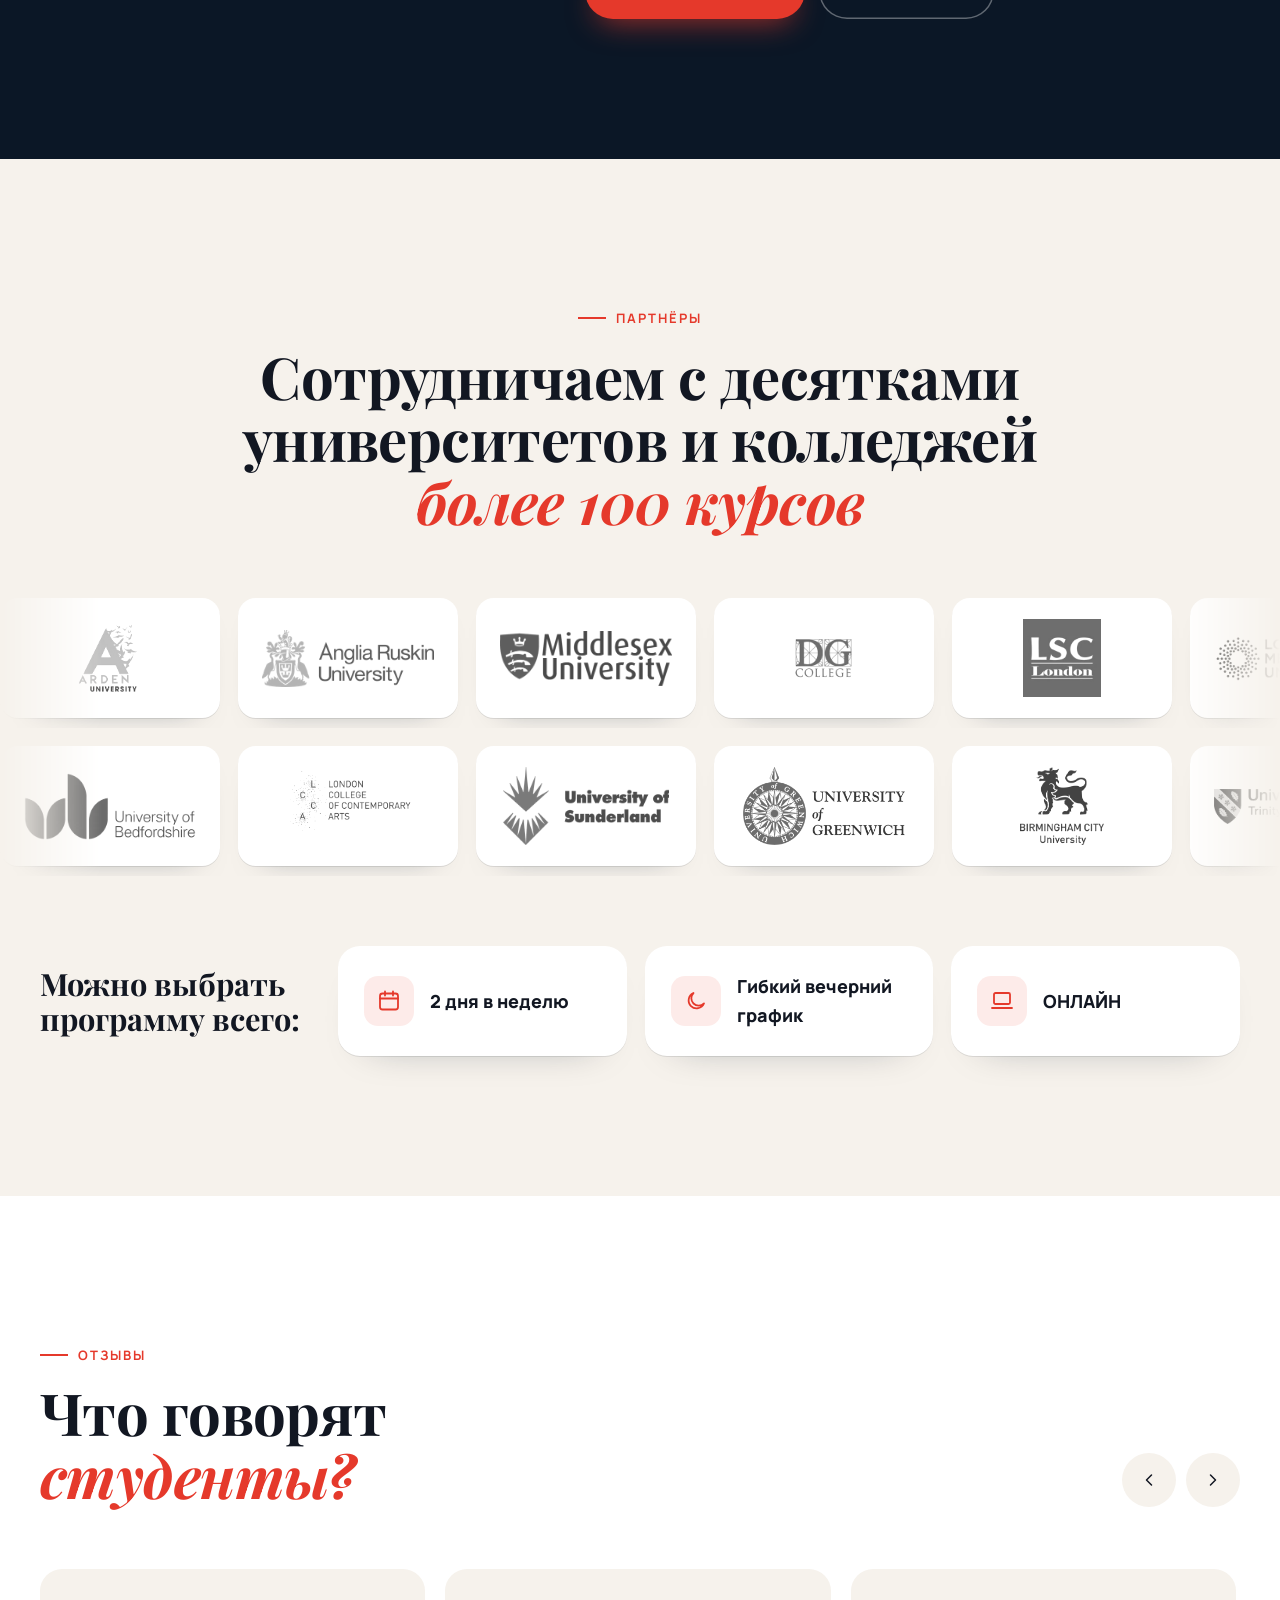
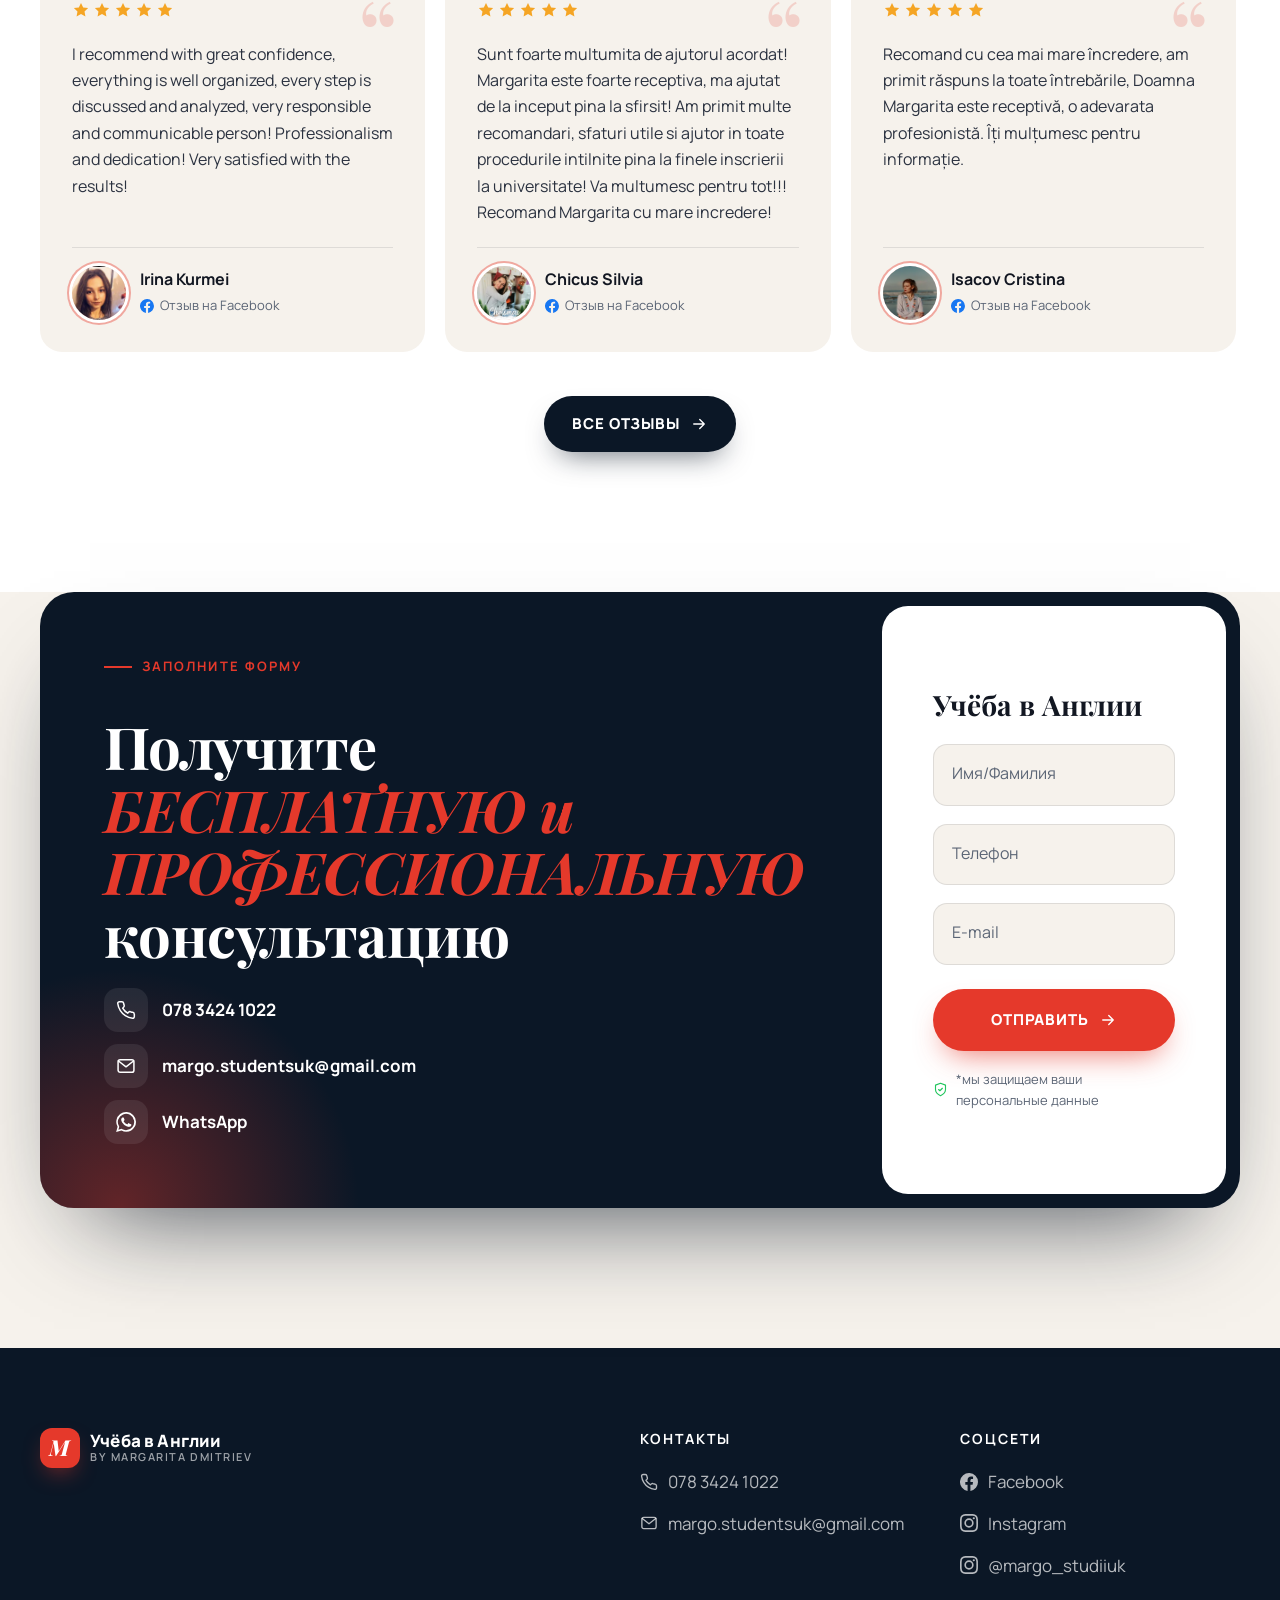
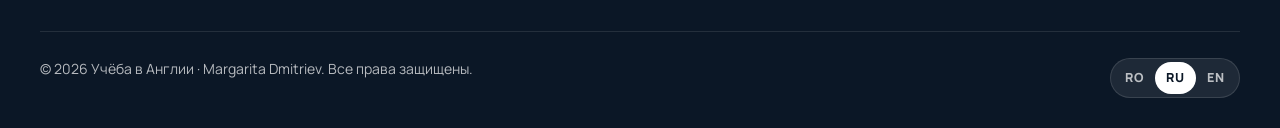
<file: margo-study/ru/index.html>
<!DOCTYPE html>
<html lang="ru" class="no-js">
<head>
  <meta charset="utf-8">
  <meta name="viewport" content="width=device-width, initial-scale=1, viewport-fit=cover">
  <title>Финансируемое обучение в Англии — Подай заявку | Маргарита Дмитриев</title>
  <meta name="description" content="Поступление на учёбу в Англии с бесплатным сопровождением: выбор университета, документы, интервью, Student Finance. £13 000 в год на личные расходы.">
  <meta name="theme-color" content="#0b1726">
  <meta name="format-detection" content="telephone=no">
  <meta property="og:type" content="website">
  <meta property="og:title" content="Финансируемое обучение в Англии — Подай заявку | Маргарита Дмитриев">
  <meta property="og:description" content="Поступление на учёбу в Англии с бесплатным сопровождением: выбор университета, документы, интервью, Student Finance. £13 000 в год на личные расходы.">
  <meta property="og:image" content="https://studii-in-anglia.vercel.app/assets/img/og.jpg">
  <meta property="og:locale" content="ru_RU">
  <link rel="alternate" hreflang="ro" href="https://studii-in-anglia.vercel.app/">
  <link rel="alternate" hreflang="ru" href="https://studii-in-anglia.vercel.app/ru/">
  <link rel="alternate" hreflang="en" href="https://studii-in-anglia.vercel.app/en/">
  <link rel="alternate" hreflang="x-default" href="https://studii-in-anglia.vercel.app/">
  <link rel="canonical" href="https://studii-in-anglia.vercel.app/ru/">
  <link rel="icon" href="../assets/favicon.svg" type="image/svg+xml">
  <link rel="preconnect" href="https://fonts.googleapis.com">
  <link rel="preconnect" href="https://fonts.gstatic.com" crossorigin>
  <link href="https://fonts.googleapis.com/css2?family=Manrope:wght@400;500;600;700;800&family=Playfair+Display:ital,wght@0,600;0,700;1,500;1,600;1,700&display=swap&subset=cyrillic" rel="stylesheet">
  <link rel="preload" as="image" href="../assets/img/hero.webp">
  <link rel="stylesheet" href="../assets/style.css">
</head>
<body>

<header class="header">
  <div class="container header__inner">
    <a class="logo" href="../ru/" aria-label="Учёба в Англии">
      <span class="logo__mark">M</span>
      <span class="logo__text">Учёба в Англии<small>by Margarita Dmitriev</small></span>
    </a>
    <nav class="nav" aria-label="Меню">
      <div class="nav__links"><a href="#beneficii">Почему учиться</a><a href="#implicare">Моя помощь</a><a href="#universitati">Университеты</a><a href="#recenzii">Отзывы</a><a href="#contact">Контакты</a></div>
      <div class="lang"><a href=".././" hreflang="ro" lang="ro">RO</a><a href="../ru/" hreflang="ru" lang="ru" aria-current="true">RU</a><a href="../en/" hreflang="en" lang="en">EN</a></div>
      <a class="btn" href="#contact">Подать заявку</a>
      <button class="burger" type="button" aria-label="Меню" aria-expanded="false"><span></span></button>
    </nav>
  </div>
</header>

<main>
  <section class="hero">
    <div class="hero__bg" role="img" aria-label="Margarita Dmitriev"></div>
    <div class="hero__squares" aria-hidden="true"><i></i><i></i><i></i><i></i></div>
    <div class="container">
      <div class="hero__content">
        <span class="badge reveal"><b>UK</b>Бесплатное сопровождение до оффера</span>
        <h1 class="reveal" style="--d:.1s">Поступи на учёбу в <em>Англии</em></h1>
        <p class="hero__lead reveal" style="--d:.2s">Помогу со всем процессом <strong>БЕСПЛАТНО!</strong></p>
        <div class="hero__actions reveal" style="--d:.3s">
          <a class="btn" href="#contact">Подать заявку <svg viewBox="0 0 24 24" fill="none" stroke="currentColor" stroke-width="1.8" stroke-linecap="round" stroke-linejoin="round" aria-hidden="true"><path d="M5 12h14M13 6l6 6-6 6"/></svg></a>
          <a class="btn btn--ghost" href="tel:+447834241022"><svg viewBox="0 0 24 24" fill="none" stroke="currentColor" stroke-width="1.8" stroke-linecap="round" stroke-linejoin="round" aria-hidden="true"><path d="M22 16.9v3a2 2 0 0 1-2.2 2 19.8 19.8 0 0 1-8.6-3.1 19.5 19.5 0 0 1-6-6A19.8 19.8 0 0 1 2.1 4.2 2 2 0 0 1 4.1 2h3a2 2 0 0 1 2 1.7c.1.9.4 1.8.7 2.7a2 2 0 0 1-.5 2.1L8 9.8a16 16 0 0 0 6 6l1.3-1.3a2 2 0 0 1 2.1-.4c.9.3 1.8.6 2.7.7a2 2 0 0 1 1.7 2z"/></svg> Позвонить</a>
        </div>
        <div class="stats reveal" style="--d:.4s"><div class="stat"><b>£13<span>k</span></b><small>на личные расходы каждый год</small></div><div class="stat"><b>100<span>+</span></b><small>курсов</small></div><div class="stat"><b>99<span>%</span></b><small>Гарантирую успех на 99%</small></div></div>
      </div>
    </div>
    <a class="scroll-cue" href="#beneficii" aria-label="Почему учиться"></a>
  </section>

  <section class="section" id="beneficii">
    <div class="container">
      <div class="section__head">
        <div class="reveal"><span class="eyebrow">Преимущества</span><h2 class="h2">Почему стоит <em>поступать?</em></h2></div>
        
      </div>
      <div class="benefits">
        <article class="benefit benefit--feature reveal">
          <div class="benefit__icon"><svg viewBox="0 0 24 24" fill="none" stroke="currentColor" stroke-width="1.8" stroke-linecap="round" stroke-linejoin="round" aria-hidden="true"><path d="M3 7a2 2 0 0 1 2-2h12v4"/><path d="M3 7v10a2 2 0 0 0 2 2h14a1 1 0 0 0 1-1v-8a1 1 0 0 0-1-1H5a2 2 0 0 1-2-2z"/><circle cx="16" cy="14" r="1.2"/></svg></div>
          <div class="big">£13.000<span>/ год</span></div>
          <blockquote>«Вы получаете финансирование обучения плюс £13 000 фунтов стерлингов на личные расходы каждый год при условии, что вы соответствуете требованиям Student Finance England.»</blockquote>
        </article>
        <article class="benefit reveal" style="--d:0.00s"><div class="benefit__icon"><svg viewBox="0 0 24 24" fill="none" stroke="currentColor" stroke-width="1.8" stroke-linecap="round" stroke-linejoin="round" aria-hidden="true"><rect x="3" y="7" width="18" height="13" rx="2"/><path d="M8 7V5a2 2 0 0 1 2-2h4a2 2 0 0 1 2 2v2M3 13h18"/></svg></div><p>Шанс получить оплачиваемую и престижную РАБОТУ</p></article><article class="benefit reveal" style="--d:0.08s"><div class="benefit__icon"><svg viewBox="0 0 24 24" fill="none" stroke="currentColor" stroke-width="1.8" stroke-linecap="round" stroke-linejoin="round" aria-hidden="true"><path d="M12 20s-7-4.4-7-10a4 4 0 0 1 7-2.6A4 4 0 0 1 19 10c0 5.6-7 10-7 10z"/></svg></div><p>Если у вас есть ребёнок, государство предоставит дополнительный грант £2 000. Проверим ваше право на него вместе</p></article><article class="benefit reveal" style="--d:0.16s"><div class="benefit__icon"><svg viewBox="0 0 24 24" fill="none" stroke="currentColor" stroke-width="1.8" stroke-linecap="round" stroke-linejoin="round" aria-hidden="true"><circle cx="12" cy="12" r="9"/><path d="M3 12h18M12 3a14 14 0 0 1 0 18M12 3a14 14 0 0 0 0 18"/></svg></div><p>Возможность участвовать в стажировках, программах практики в международных компаниях и волонтёрских программах</p></article><article class="benefit reveal" style="--d:0.24s"><div class="benefit__icon"><svg viewBox="0 0 24 24" fill="none" stroke="currentColor" stroke-width="1.8" stroke-linecap="round" stroke-linejoin="round" aria-hidden="true"><rect x="2.5" y="5" width="19" height="14" rx="2.5"/><path d="M2.5 10h19M6.5 15h4"/></svg></div><p>Скидка 30% на Oyster Card и Council Tax</p></article><article class="benefit reveal" style="--d:0.00s"><div class="benefit__icon"><svg viewBox="0 0 24 24" fill="none" stroke="currentColor" stroke-width="1.8" stroke-linecap="round" stroke-linejoin="round" aria-hidden="true"><path d="M20.6 13.4 13.4 20.6a2 2 0 0 1-2.8 0L3 13V3h10l7.6 7.6a2 2 0 0 1 0 2.8z"/><circle cx="7.5" cy="7.5" r="1.3"/></svg></div><p>Студенческие скидки в Apple, Amazon, спортзалах, Asos и у десятков других партнёров</p></article><article class="benefit reveal" style="--d:0.08s"><div class="benefit__icon"><svg viewBox="0 0 24 24" fill="none" stroke="currentColor" stroke-width="1.8" stroke-linecap="round" stroke-linejoin="round" aria-hidden="true"><circle cx="12" cy="9" r="6"/><path d="M8.5 14 7 22l5-3 5 3-1.5-8"/></svg></div><p>Диплом, признанный во всём мире</p></article><article class="benefit reveal benefit--wide" style="--d:0.16s"><div class="benefit__icon"><svg viewBox="0 0 24 24" fill="none" stroke="currentColor" stroke-width="1.8" stroke-linecap="round" stroke-linejoin="round" aria-hidden="true"><path d="M3 21h18M5 21V8l7-5 7 5v13M9 21v-5h6v5M9 10h.01M15 10h.01"/></svg></div><p>JOB-центр при университете — помогу трудоустроиться после окончания учёбы</p></article>
      </div>
    </div>
  </section>

  <section class="section involve" id="implicare">
    <div class="container involve__grid">
      <div class="portrait reveal">
        <span class="portrait__sq portrait__sq--a" aria-hidden="true"></span>
        <div class="portrait__img">
          <img src="../assets/img/margarita.webp" alt="Margarita Dmitriev" loading="lazy" width="900" height="1350">
          <div class="portrait__card">
            <div><b>Margarita Dmitriev</b><small>Учёба в Англии</small></div>
            <span class="dot" title="Online"></span>
          </div>
        </div>
        <span class="portrait__sq portrait__sq--b" aria-hidden="true"></span>
      </div>
      <div>
        <div class="reveal"><span class="eyebrow">Как я помогаю</span><h2 class="h2">В чём заключается <em>моя помощь?</em></h2></div>
        <ol class="steps"><li class="step reveal" style="--d:0.00s"><p>Помогу выбрать подходящий именно вам университет и курс</p></li><li class="step reveal" style="--d:0.06s"><p>Проверим документы для подачи заявки</p></li><li class="step reveal" style="--d:0.12s"><p>Помогу подготовиться к интервью и вступительному тесту — <strong>гарантирую успех на 99%</strong></p></li><li class="step reveal" style="--d:0.18s"><p>Поддержка при подаче заявки в университет</p></li><li class="step reveal" style="--d:0.24s"><p>Консультация и сопровождение при подаче заявки в Student Finance</p></li><li class="step reveal" style="--d:0.30s"><p>Помощь на протяжении всего обучения</p></li></ol>
        <div class="involve__cta reveal">
          <a class="btn" href="#contact">Подать заявку <svg viewBox="0 0 24 24" fill="none" stroke="currentColor" stroke-width="1.8" stroke-linecap="round" stroke-linejoin="round" aria-hidden="true"><path d="M5 12h14M13 6l6 6-6 6"/></svg></a>
          <a class="btn btn--ghost" href="https://wa.me/447834241022" target="_blank" rel="noopener"><svg viewBox="0 0 24 24" fill="currentColor" aria-hidden="true"><path d="M17.5 14.4c-.3-.1-1.8-.9-2-1s-.5-.1-.7.1-.8 1-.9 1.2-.3.2-.6.1a8.2 8.2 0 0 1-4-3.5c-.3-.5.3-.5.9-1.6.1-.2 0-.4 0-.5l-.9-2.2c-.2-.6-.5-.5-.7-.5h-.6a1.1 1.1 0 0 0-.8.4 3.4 3.4 0 0 0-1 2.5 5.9 5.9 0 0 0 1.2 3.1 13.5 13.5 0 0 0 5.2 4.6c1.9.8 2.7.9 3.6.7a3.1 3.1 0 0 0 2-1.4 2.5 2.5 0 0 0 .2-1.4c-.1-.1-.3-.2-.6-.3zM12 21.8a9.8 9.8 0 0 1-5-1.4l-.4-.2-3.7 1 1-3.6-.2-.4A9.8 9.8 0 1 1 12 21.8zM20.5 3.5A11.8 11.8 0 0 0 1.9 17.7L.2 24l6.4-1.7A11.8 11.8 0 0 0 24 12a11.7 11.7 0 0 0-3.5-8.5z"/></svg> WhatsApp</a>
        </div>
      </div>
    </div>
  </section>

  <section class="section" id="universitati">
    <div class="container unis__head reveal">
      <span class="eyebrow">Партнёры</span>
      <h2 class="h2">Сотрудничаем с десятками университетов и колледжей <em>более 100 курсов</em></h2>
    </div>
    <div class="marquee"><div class="marquee__track"><div class="uni"><img src="../assets/img/logo-arden.webp" alt="Arden University" decoding="async"></div><div class="uni"><img src="../assets/img/logo-anglia-ruskin.webp" alt="Anglia Ruskin University" decoding="async"></div><div class="uni"><img src="../assets/img/logo-middlesex.webp" alt="Middlesex University" decoding="async"></div><div class="uni"><img src="../assets/img/logo-dg-college.webp" alt="DG College" decoding="async"></div><div class="uni"><img src="../assets/img/logo-lsc-london.webp" alt="LSC London" decoding="async"></div><div class="uni"><img src="../assets/img/logo-london-met.webp" alt="London Metropolitan University" decoding="async"></div><div class="uni" aria-hidden="true"><img src="../assets/img/logo-arden.webp" alt="" decoding="async"></div><div class="uni" aria-hidden="true"><img src="../assets/img/logo-anglia-ruskin.webp" alt="" decoding="async"></div><div class="uni" aria-hidden="true"><img src="../assets/img/logo-middlesex.webp" alt="" decoding="async"></div><div class="uni" aria-hidden="true"><img src="../assets/img/logo-dg-college.webp" alt="" decoding="async"></div><div class="uni" aria-hidden="true"><img src="../assets/img/logo-lsc-london.webp" alt="" decoding="async"></div><div class="uni" aria-hidden="true"><img src="../assets/img/logo-london-met.webp" alt="" decoding="async"></div></div></div>
    <div class="marquee marquee--rev"><div class="marquee__track"><div class="uni"><img src="../assets/img/logo-bedfordshire.webp" alt="University of Bedfordshire" decoding="async"></div><div class="uni"><img src="../assets/img/logo-lcca.webp" alt="London College of Contemporary Arts" decoding="async"></div><div class="uni"><img src="../assets/img/logo-sunderland.webp" alt="University of Sunderland" decoding="async"></div><div class="uni"><img src="../assets/img/logo-greenwich.webp" alt="University of Greenwich" decoding="async"></div><div class="uni"><img src="../assets/img/logo-bcu.webp" alt="Birmingham City University" decoding="async"></div><div class="uni"><img src="../assets/img/logo-uwtsd.webp" alt="University of Wales Trinity Saint David" decoding="async"></div><div class="uni" aria-hidden="true"><img src="../assets/img/logo-bedfordshire.webp" alt="" decoding="async"></div><div class="uni" aria-hidden="true"><img src="../assets/img/logo-lcca.webp" alt="" decoding="async"></div><div class="uni" aria-hidden="true"><img src="../assets/img/logo-sunderland.webp" alt="" decoding="async"></div><div class="uni" aria-hidden="true"><img src="../assets/img/logo-greenwich.webp" alt="" decoding="async"></div><div class="uni" aria-hidden="true"><img src="../assets/img/logo-bcu.webp" alt="" decoding="async"></div><div class="uni" aria-hidden="true"><img src="../assets/img/logo-uwtsd.webp" alt="" decoding="async"></div></div></div>
    <div class="container schedule">
      <div class="schedule__label reveal">Можно выбрать программу всего:</div>
      <div class="chip reveal" style="--d:0.00s"><span class="chip__icon"><svg viewBox="0 0 24 24" fill="none" stroke="currentColor" stroke-width="1.8" stroke-linecap="round" stroke-linejoin="round" aria-hidden="true"><rect x="3" y="4.5" width="18" height="16" rx="2.5"/><path d="M3 9.5h18M8 2.5v4M16 2.5v4"/></svg></span>2 дня в неделю</div><div class="chip reveal" style="--d:0.08s"><span class="chip__icon"><svg viewBox="0 0 24 24" fill="none" stroke="currentColor" stroke-width="1.8" stroke-linecap="round" stroke-linejoin="round" aria-hidden="true"><path d="M20 14.5A8 8 0 1 1 9.5 4a6.5 6.5 0 0 0 10.5 10.5z"/></svg></span>Гибкий вечерний график</div><div class="chip reveal" style="--d:0.16s"><span class="chip__icon"><svg viewBox="0 0 24 24" fill="none" stroke="currentColor" stroke-width="1.8" stroke-linecap="round" stroke-linejoin="round" aria-hidden="true"><rect x="4" y="4" width="16" height="11" rx="1.5"/><path d="M2 19h20"/></svg></span>ОНЛАЙН</div>
    </div>
  </section>

  <section class="section reviews" id="recenzii">
    <div class="container">
      <div class="section__head">
        <div class="reveal"><span class="eyebrow">Отзывы</span><h2 class="h2">Что говорят <em>студенты?</em></h2></div>
        <div class="reviews__nav reveal">
          <button class="round" type="button" data-slide="-1" aria-label="Назад"><svg viewBox="0 0 24 24" fill="none" stroke="currentColor" stroke-width="1.8" stroke-linecap="round" stroke-linejoin="round" aria-hidden="true"><path d="M15 6l-6 6 6 6"/></svg></button>
          <button class="round" type="button" data-slide="1" aria-label="Вперёд"><svg viewBox="0 0 24 24" fill="none" stroke="currentColor" stroke-width="1.8" stroke-linecap="round" stroke-linejoin="round" aria-hidden="true"><path d="M9 6l6 6-6 6"/></svg></button>
        </div>
      </div>
      <div class="slider reveal"><article class="review"><span class="review__quote" aria-hidden="true">“</span><div class="stars" aria-label="5/5"><svg viewBox="0 0 24 24" fill="currentColor" aria-hidden="true"><path d="M12 2.5l2.9 6 6.6.9-4.8 4.6 1.2 6.5L12 17.4l-5.9 3.1 1.2-6.5L2.5 9.4l6.6-.9z"/></svg><svg viewBox="0 0 24 24" fill="currentColor" aria-hidden="true"><path d="M12 2.5l2.9 6 6.6.9-4.8 4.6 1.2 6.5L12 17.4l-5.9 3.1 1.2-6.5L2.5 9.4l6.6-.9z"/></svg><svg viewBox="0 0 24 24" fill="currentColor" aria-hidden="true"><path d="M12 2.5l2.9 6 6.6.9-4.8 4.6 1.2 6.5L12 17.4l-5.9 3.1 1.2-6.5L2.5 9.4l6.6-.9z"/></svg><svg viewBox="0 0 24 24" fill="currentColor" aria-hidden="true"><path d="M12 2.5l2.9 6 6.6.9-4.8 4.6 1.2 6.5L12 17.4l-5.9 3.1 1.2-6.5L2.5 9.4l6.6-.9z"/></svg><svg viewBox="0 0 24 24" fill="currentColor" aria-hidden="true"><path d="M12 2.5l2.9 6 6.6.9-4.8 4.6 1.2 6.5L12 17.4l-5.9 3.1 1.2-6.5L2.5 9.4l6.6-.9z"/></svg></div><p lang="en">I recommend with great confidence, everything is well organized, every step is discussed and analyzed, very responsible and communicable person! Professionalism and dedication! Very satisfied with the results!</p><div class="review__who"><img src="../assets/img/r-irina.webp" alt="Irina Kurmei" width="54" height="54" decoding="async"><div><b><a href="https://www.facebook.com/irina.kurmei.1" target="_blank" rel="noopener">Irina Kurmei</a></b><small><svg viewBox="0 0 24 24" fill="currentColor" aria-hidden="true"><path d="M24 12a12 12 0 1 0-13.9 11.9v-8.4H7.1V12h3V9.4c0-3 1.8-4.7 4.6-4.7 1.3 0 2.7.2 2.7.2v3h-1.5c-1.5 0-2 .9-2 1.9V12h3.4l-.5 3.5h-2.9v8.4A12 12 0 0 0 24 12z"/></svg>Отзыв на Facebook</small></div></div></article><article class="review"><span class="review__quote" aria-hidden="true">“</span><div class="stars" aria-label="5/5"><svg viewBox="0 0 24 24" fill="currentColor" aria-hidden="true"><path d="M12 2.5l2.9 6 6.6.9-4.8 4.6 1.2 6.5L12 17.4l-5.9 3.1 1.2-6.5L2.5 9.4l6.6-.9z"/></svg><svg viewBox="0 0 24 24" fill="currentColor" aria-hidden="true"><path d="M12 2.5l2.9 6 6.6.9-4.8 4.6 1.2 6.5L12 17.4l-5.9 3.1 1.2-6.5L2.5 9.4l6.6-.9z"/></svg><svg viewBox="0 0 24 24" fill="currentColor" aria-hidden="true"><path d="M12 2.5l2.9 6 6.6.9-4.8 4.6 1.2 6.5L12 17.4l-5.9 3.1 1.2-6.5L2.5 9.4l6.6-.9z"/></svg><svg viewBox="0 0 24 24" fill="currentColor" aria-hidden="true"><path d="M12 2.5l2.9 6 6.6.9-4.8 4.6 1.2 6.5L12 17.4l-5.9 3.1 1.2-6.5L2.5 9.4l6.6-.9z"/></svg><svg viewBox="0 0 24 24" fill="currentColor" aria-hidden="true"><path d="M12 2.5l2.9 6 6.6.9-4.8 4.6 1.2 6.5L12 17.4l-5.9 3.1 1.2-6.5L2.5 9.4l6.6-.9z"/></svg></div><p lang="ro">Sunt foarte multumita de ajutorul acordat! Margarita este foarte receptiva, ma ajutat de la inceput pina la sfirsit! Am primit multe recomandari, sfaturi utile si ajutor in toate procedurile intilnite pina la finele inscrierii la universitate! Va multumesc pentru tot!!! Recomand Margarita cu mare incredere!</p><div class="review__who"><img src="../assets/img/r-silvia.webp" alt="Chicus Silvia" width="54" height="54" decoding="async"><div><b><a href="https://www.facebook.com/chicus.silvia" target="_blank" rel="noopener">Chicus Silvia</a></b><small><svg viewBox="0 0 24 24" fill="currentColor" aria-hidden="true"><path d="M24 12a12 12 0 1 0-13.9 11.9v-8.4H7.1V12h3V9.4c0-3 1.8-4.7 4.6-4.7 1.3 0 2.7.2 2.7.2v3h-1.5c-1.5 0-2 .9-2 1.9V12h3.4l-.5 3.5h-2.9v8.4A12 12 0 0 0 24 12z"/></svg>Отзыв на Facebook</small></div></div></article><article class="review"><span class="review__quote" aria-hidden="true">“</span><div class="stars" aria-label="5/5"><svg viewBox="0 0 24 24" fill="currentColor" aria-hidden="true"><path d="M12 2.5l2.9 6 6.6.9-4.8 4.6 1.2 6.5L12 17.4l-5.9 3.1 1.2-6.5L2.5 9.4l6.6-.9z"/></svg><svg viewBox="0 0 24 24" fill="currentColor" aria-hidden="true"><path d="M12 2.5l2.9 6 6.6.9-4.8 4.6 1.2 6.5L12 17.4l-5.9 3.1 1.2-6.5L2.5 9.4l6.6-.9z"/></svg><svg viewBox="0 0 24 24" fill="currentColor" aria-hidden="true"><path d="M12 2.5l2.9 6 6.6.9-4.8 4.6 1.2 6.5L12 17.4l-5.9 3.1 1.2-6.5L2.5 9.4l6.6-.9z"/></svg><svg viewBox="0 0 24 24" fill="currentColor" aria-hidden="true"><path d="M12 2.5l2.9 6 6.6.9-4.8 4.6 1.2 6.5L12 17.4l-5.9 3.1 1.2-6.5L2.5 9.4l6.6-.9z"/></svg><svg viewBox="0 0 24 24" fill="currentColor" aria-hidden="true"><path d="M12 2.5l2.9 6 6.6.9-4.8 4.6 1.2 6.5L12 17.4l-5.9 3.1 1.2-6.5L2.5 9.4l6.6-.9z"/></svg></div><p lang="ro">Recomand cu cea mai mare încredere, am primit răspuns la toate întrebările, Doamna Margarita este receptivă, o adevarata profesionistă. Îți mulțumesc pentru informație.</p><div class="review__who"><img src="../assets/img/r-cristina.webp" alt="Isacov Cristina" width="54" height="54" decoding="async"><div><b><a href="https://www.facebook.com/IsacovCristina" target="_blank" rel="noopener">Isacov Cristina</a></b><small><svg viewBox="0 0 24 24" fill="currentColor" aria-hidden="true"><path d="M24 12a12 12 0 1 0-13.9 11.9v-8.4H7.1V12h3V9.4c0-3 1.8-4.7 4.6-4.7 1.3 0 2.7.2 2.7.2v3h-1.5c-1.5 0-2 .9-2 1.9V12h3.4l-.5 3.5h-2.9v8.4A12 12 0 0 0 24 12z"/></svg>Отзыв на Facebook</small></div></div></article><article class="review"><span class="review__quote" aria-hidden="true">“</span><div class="stars" aria-label="5/5"><svg viewBox="0 0 24 24" fill="currentColor" aria-hidden="true"><path d="M12 2.5l2.9 6 6.6.9-4.8 4.6 1.2 6.5L12 17.4l-5.9 3.1 1.2-6.5L2.5 9.4l6.6-.9z"/></svg><svg viewBox="0 0 24 24" fill="currentColor" aria-hidden="true"><path d="M12 2.5l2.9 6 6.6.9-4.8 4.6 1.2 6.5L12 17.4l-5.9 3.1 1.2-6.5L2.5 9.4l6.6-.9z"/></svg><svg viewBox="0 0 24 24" fill="currentColor" aria-hidden="true"><path d="M12 2.5l2.9 6 6.6.9-4.8 4.6 1.2 6.5L12 17.4l-5.9 3.1 1.2-6.5L2.5 9.4l6.6-.9z"/></svg><svg viewBox="0 0 24 24" fill="currentColor" aria-hidden="true"><path d="M12 2.5l2.9 6 6.6.9-4.8 4.6 1.2 6.5L12 17.4l-5.9 3.1 1.2-6.5L2.5 9.4l6.6-.9z"/></svg><svg viewBox="0 0 24 24" fill="currentColor" aria-hidden="true"><path d="M12 2.5l2.9 6 6.6.9-4.8 4.6 1.2 6.5L12 17.4l-5.9 3.1 1.2-6.5L2.5 9.4l6.6-.9z"/></svg></div><p lang="en">It offers quality services and receptivity at every stage. Continuous competence and transparency. Thoroughness in explaining and guiding. Thank you!!!</p><div class="review__who"><img src="../assets/img/r-margarita.webp" alt="Margarita Belecciu" width="54" height="54" decoding="async"><div><b><a href="https://www.facebook.com/Margarita.Belecciu1993" target="_blank" rel="noopener">Margarita Belecciu</a></b><small><svg viewBox="0 0 24 24" fill="currentColor" aria-hidden="true"><path d="M24 12a12 12 0 1 0-13.9 11.9v-8.4H7.1V12h3V9.4c0-3 1.8-4.7 4.6-4.7 1.3 0 2.7.2 2.7.2v3h-1.5c-1.5 0-2 .9-2 1.9V12h3.4l-.5 3.5h-2.9v8.4A12 12 0 0 0 24 12z"/></svg>Отзыв на Facebook</small></div></div></article><article class="review"><span class="review__quote" aria-hidden="true">“</span><div class="stars" aria-label="5/5"><svg viewBox="0 0 24 24" fill="currentColor" aria-hidden="true"><path d="M12 2.5l2.9 6 6.6.9-4.8 4.6 1.2 6.5L12 17.4l-5.9 3.1 1.2-6.5L2.5 9.4l6.6-.9z"/></svg><svg viewBox="0 0 24 24" fill="currentColor" aria-hidden="true"><path d="M12 2.5l2.9 6 6.6.9-4.8 4.6 1.2 6.5L12 17.4l-5.9 3.1 1.2-6.5L2.5 9.4l6.6-.9z"/></svg><svg viewBox="0 0 24 24" fill="currentColor" aria-hidden="true"><path d="M12 2.5l2.9 6 6.6.9-4.8 4.6 1.2 6.5L12 17.4l-5.9 3.1 1.2-6.5L2.5 9.4l6.6-.9z"/></svg><svg viewBox="0 0 24 24" fill="currentColor" aria-hidden="true"><path d="M12 2.5l2.9 6 6.6.9-4.8 4.6 1.2 6.5L12 17.4l-5.9 3.1 1.2-6.5L2.5 9.4l6.6-.9z"/></svg><svg viewBox="0 0 24 24" fill="currentColor" aria-hidden="true"><path d="M12 2.5l2.9 6 6.6.9-4.8 4.6 1.2 6.5L12 17.4l-5.9 3.1 1.2-6.5L2.5 9.4l6.6-.9z"/></svg></div><p lang="ro">Vreau sa aduc multumiri doamnei Margo pentru toata informatia acordata ce tin de studiile in UK mia explicat foarte bine totul receptiva ai cu o voua buna mult prietenoasa care mia dat multe sfaturi va sugerez cuare drag nu o sa regretati</p><div class="review__who"><img src="../assets/img/r-valeria.webp" alt="Valeria Martin" width="54" height="54" decoding="async"><div><b><a href="https://www.facebook.com/valeria.martin.75873" target="_blank" rel="noopener">Valeria Martin</a></b><small><svg viewBox="0 0 24 24" fill="currentColor" aria-hidden="true"><path d="M24 12a12 12 0 1 0-13.9 11.9v-8.4H7.1V12h3V9.4c0-3 1.8-4.7 4.6-4.7 1.3 0 2.7.2 2.7.2v3h-1.5c-1.5 0-2 .9-2 1.9V12h3.4l-.5 3.5h-2.9v8.4A12 12 0 0 0 24 12z"/></svg>Отзыв на Facebook</small></div></div></article></div>
      <div class="reviews__all"><a class="btn btn--dark" href="https://www.facebook.com/studiiinanglia/reviews/?ref=page_internal" target="_blank" rel="noopener">Все отзывы <svg viewBox="0 0 24 24" fill="none" stroke="currentColor" stroke-width="1.8" stroke-linecap="round" stroke-linejoin="round" aria-hidden="true"><path d="M5 12h14M13 6l6 6-6 6"/></svg></a></div>
    </div>
  </section>

  <section class="cta" id="contact">
    <div class="container">
      <div class="cta__card reveal">
        <div class="cta__info">
          <span class="eyebrow">Заполните форму</span>
          <h2 class="h2">Получите <em>БЕСПЛАТНУЮ и ПРОФЕССИОНАЛЬНУЮ</em> консультацию</h2>
          
          <div class="cta__contacts">
            <a href="tel:+447834241022"><span><svg viewBox="0 0 24 24" fill="none" stroke="currentColor" stroke-width="1.8" stroke-linecap="round" stroke-linejoin="round" aria-hidden="true"><path d="M22 16.9v3a2 2 0 0 1-2.2 2 19.8 19.8 0 0 1-8.6-3.1 19.5 19.5 0 0 1-6-6A19.8 19.8 0 0 1 2.1 4.2 2 2 0 0 1 4.1 2h3a2 2 0 0 1 2 1.7c.1.9.4 1.8.7 2.7a2 2 0 0 1-.5 2.1L8 9.8a16 16 0 0 0 6 6l1.3-1.3a2 2 0 0 1 2.1-.4c.9.3 1.8.6 2.7.7a2 2 0 0 1 1.7 2z"/></svg></span>078 3424 1022</a>
            <a href="mailto:margo.studentsuk@gmail.com"><span><svg viewBox="0 0 24 24" fill="none" stroke="currentColor" stroke-width="1.8" stroke-linecap="round" stroke-linejoin="round" aria-hidden="true"><rect x="2.5" y="4.5" width="19" height="15" rx="2.5"/><path d="m3 6 9 7 9-7"/></svg></span>margo.studentsuk@gmail.com</a>
            <a href="https://wa.me/447834241022" target="_blank" rel="noopener"><span><svg viewBox="0 0 24 24" fill="currentColor" aria-hidden="true"><path d="M17.5 14.4c-.3-.1-1.8-.9-2-1s-.5-.1-.7.1-.8 1-.9 1.2-.3.2-.6.1a8.2 8.2 0 0 1-4-3.5c-.3-.5.3-.5.9-1.6.1-.2 0-.4 0-.5l-.9-2.2c-.2-.6-.5-.5-.7-.5h-.6a1.1 1.1 0 0 0-.8.4 3.4 3.4 0 0 0-1 2.5 5.9 5.9 0 0 0 1.2 3.1 13.5 13.5 0 0 0 5.2 4.6c1.9.8 2.7.9 3.6.7a3.1 3.1 0 0 0 2-1.4 2.5 2.5 0 0 0 .2-1.4c-.1-.1-.3-.2-.6-.3zM12 21.8a9.8 9.8 0 0 1-5-1.4l-.4-.2-3.7 1 1-3.6-.2-.4A9.8 9.8 0 1 1 12 21.8zM20.5 3.5A11.8 11.8 0 0 0 1.9 17.7L.2 24l6.4-1.7A11.8 11.8 0 0 0 24 12a11.7 11.7 0 0 0-3.5-8.5z"/></svg></span>WhatsApp</a>
          </div>
        </div>
        <form class="form" novalidate data-wa="447834241022" data-msg="Здравствуйте! Хочу получить бесплатную консультацию по учёбе в Англии."
              data-l-name="Имя/Фамилия" data-l-phone="Телефон" data-l-email="E-mail">
          <h3>Учёба в Англии</h3>
          <div class="field"><input id="f-name" name="name" type="text" autocomplete="name" placeholder=" " required><label for="f-name">Имя/Фамилия</label></div>
          <div class="field"><input id="f-phone" name="phone" type="tel" autocomplete="tel" placeholder=" " required><label for="f-phone">Телефон</label></div>
          <div class="field"><input id="f-email" name="email" type="email" autocomplete="email" placeholder=" " required><label for="f-email">E-mail</label></div>
          <button class="btn" type="submit">Отправить <svg viewBox="0 0 24 24" fill="none" stroke="currentColor" stroke-width="1.8" stroke-linecap="round" stroke-linejoin="round" aria-hidden="true"><path d="M5 12h14M13 6l6 6-6 6"/></svg></button>
          <p class="form__note"><svg viewBox="0 0 24 24" fill="none" stroke="currentColor" stroke-width="1.8" stroke-linecap="round" stroke-linejoin="round" aria-hidden="true"><path d="M12 22s8-4 8-10V5l-8-3-8 3v7c0 6 8 10 8 10z"/><path d="m9 12 2 2 4-4"/></svg>*мы защищаем ваши персональные данные</p>
          <p class="form__ok" role="status">Спасибо! Сообщение подготовлено в WhatsApp — нажмите там «Отправить».</p>
        </form>
      </div>
    </div>
  </section>
</main>

<footer class="footer">
  <div class="container">
    <div class="footer__grid">
      <div class="footer__brand">
        <a class="logo" href="../ru/"><span class="logo__mark">M</span><span class="logo__text">Учёба в Англии<small>by Margarita Dmitriev</small></span></a>
        
      </div>
      <div>
        <h4>Контакты</h4>
        <ul>
          <li><a href="tel:+447834241022"><svg viewBox="0 0 24 24" fill="none" stroke="currentColor" stroke-width="1.8" stroke-linecap="round" stroke-linejoin="round" aria-hidden="true"><path d="M22 16.9v3a2 2 0 0 1-2.2 2 19.8 19.8 0 0 1-8.6-3.1 19.5 19.5 0 0 1-6-6A19.8 19.8 0 0 1 2.1 4.2 2 2 0 0 1 4.1 2h3a2 2 0 0 1 2 1.7c.1.9.4 1.8.7 2.7a2 2 0 0 1-.5 2.1L8 9.8a16 16 0 0 0 6 6l1.3-1.3a2 2 0 0 1 2.1-.4c.9.3 1.8.6 2.7.7a2 2 0 0 1 1.7 2z"/></svg>078 3424 1022</a></li>
          <li><a href="mailto:margo.studentsuk@gmail.com"><svg viewBox="0 0 24 24" fill="none" stroke="currentColor" stroke-width="1.8" stroke-linecap="round" stroke-linejoin="round" aria-hidden="true"><rect x="2.5" y="4.5" width="19" height="15" rx="2.5"/><path d="m3 6 9 7 9-7"/></svg>margo.studentsuk@gmail.com</a></li>
        </ul>
      </div>
      <div>
        <h4>Соцсети</h4>
        <ul>
          <li><a href="https://www.facebook.com/studiiinanglia" target="_blank" rel="noopener"><svg viewBox="0 0 24 24" fill="currentColor" aria-hidden="true"><path d="M24 12a12 12 0 1 0-13.9 11.9v-8.4H7.1V12h3V9.4c0-3 1.8-4.7 4.6-4.7 1.3 0 2.7.2 2.7.2v3h-1.5c-1.5 0-2 .9-2 1.9V12h3.4l-.5 3.5h-2.9v8.4A12 12 0 0 0 24 12z"/></svg>Facebook</a></li>
          <li><a href="https://www.instagram.com/margaritadmitriev/" target="_blank" rel="noopener"><svg viewBox="0 0 24 24" fill="currentColor" aria-hidden="true"><path d="M12 2.2c3.2 0 3.6 0 4.8.1 3.3.1 4.8 1.7 4.9 4.9.1 1.3.1 1.6.1 4.8s0 3.6-.1 4.8c-.1 3.2-1.7 4.8-4.9 4.9-1.3.1-1.6.1-4.8.1s-3.6 0-4.8-.1c-3.3-.1-4.8-1.7-4.9-4.9C2.2 15.6 2.2 15.2 2.2 12s0-3.6.1-4.8C2.4 3.9 4 2.4 7.2 2.3 8.4 2.2 8.8 2.2 12 2.2zM12 0C8.7 0 8.3 0 7.1.1 2.7.3.3 2.7.1 7.1 0 8.3 0 8.7 0 12s0 3.7.1 4.9c.2 4.4 2.6 6.8 7 7 1.2.1 1.6.1 4.9.1s3.7 0 4.9-.1c4.4-.2 6.8-2.6 7-7 .1-1.2.1-1.6.1-4.9s0-3.7-.1-4.9c-.2-4.4-2.6-6.8-7-7C15.7 0 15.3 0 12 0zm0 5.8a6.2 6.2 0 1 0 0 12.4 6.2 6.2 0 0 0 0-12.4zM12 16a4 4 0 1 1 0-8 4 4 0 0 1 0 8zm6.4-11.8a1.4 1.4 0 1 0 0 2.9 1.4 1.4 0 0 0 0-2.9z"/></svg>Instagram</a></li>
          <li><a href="https://www.instagram.com/margo_studiiuk/" target="_blank" rel="noopener"><svg viewBox="0 0 24 24" fill="currentColor" aria-hidden="true"><path d="M12 2.2c3.2 0 3.6 0 4.8.1 3.3.1 4.8 1.7 4.9 4.9.1 1.3.1 1.6.1 4.8s0 3.6-.1 4.8c-.1 3.2-1.7 4.8-4.9 4.9-1.3.1-1.6.1-4.8.1s-3.6 0-4.8-.1c-3.3-.1-4.8-1.7-4.9-4.9C2.2 15.6 2.2 15.2 2.2 12s0-3.6.1-4.8C2.4 3.9 4 2.4 7.2 2.3 8.4 2.2 8.8 2.2 12 2.2zM12 0C8.7 0 8.3 0 7.1.1 2.7.3.3 2.7.1 7.1 0 8.3 0 8.7 0 12s0 3.7.1 4.9c.2 4.4 2.6 6.8 7 7 1.2.1 1.6.1 4.9.1s3.7 0 4.9-.1c4.4-.2 6.8-2.6 7-7 .1-1.2.1-1.6.1-4.9s0-3.7-.1-4.9c-.2-4.4-2.6-6.8-7-7C15.7 0 15.3 0 12 0zm0 5.8a6.2 6.2 0 1 0 0 12.4 6.2 6.2 0 0 0 0-12.4zM12 16a4 4 0 1 1 0-8 4 4 0 0 1 0 8zm6.4-11.8a1.4 1.4 0 1 0 0 2.9 1.4 1.4 0 0 0 0-2.9z"/></svg>@margo_studiiuk</a></li>
        </ul>
      </div>
    </div>
    <div class="footer__bottom">
      <span>© <span data-year>2026</span> Учёба в Англии · Margarita Dmitriev. Все права защищены.</span>
      <span class="lang"><a href=".././" hreflang="ro" lang="ro">RO</a><a href="../ru/" hreflang="ru" lang="ru" aria-current="true">RU</a><a href="../en/" hreflang="en" lang="en">EN</a></span>
    </div>
  </div>
</footer>

<a class="fab" href="https://wa.me/447834241022" target="_blank" rel="noopener" aria-label="Написать в WhatsApp"><svg viewBox="0 0 24 24" fill="currentColor" aria-hidden="true"><path d="M17.5 14.4c-.3-.1-1.8-.9-2-1s-.5-.1-.7.1-.8 1-.9 1.2-.3.2-.6.1a8.2 8.2 0 0 1-4-3.5c-.3-.5.3-.5.9-1.6.1-.2 0-.4 0-.5l-.9-2.2c-.2-.6-.5-.5-.7-.5h-.6a1.1 1.1 0 0 0-.8.4 3.4 3.4 0 0 0-1 2.5 5.9 5.9 0 0 0 1.2 3.1 13.5 13.5 0 0 0 5.2 4.6c1.9.8 2.7.9 3.6.7a3.1 3.1 0 0 0 2-1.4 2.5 2.5 0 0 0 .2-1.4c-.1-.1-.3-.2-.6-.3zM12 21.8a9.8 9.8 0 0 1-5-1.4l-.4-.2-3.7 1 1-3.6-.2-.4A9.8 9.8 0 1 1 12 21.8zM20.5 3.5A11.8 11.8 0 0 0 1.9 17.7L.2 24l6.4-1.7A11.8 11.8 0 0 0 24 12a11.7 11.7 0 0 0-3.5-8.5z"/></svg></a>

<script src="../assets/main.js" defer></script>
</body>
</html>
</file>
<file: margo-study/assets/style.css>
:root {
  --navy: #0b1726;
  --navy-2: #12233a;
  --navy-3: #1b3150;
  --red: #e5392b;
  --red-2: #ff5a45;
  --cream: #f6f2ec;
  --paper: #ffffff;
  --ink: #121722;
  --muted: #5b6575;
  --line: rgba(18, 23, 34, .1);
  --radius: 22px;
  --shadow: 0 30px 60px -30px rgba(11, 23, 38, .35);
  --serif: "Playfair Display", Georgia, "Times New Roman", serif;
  --sans: "Manrope", system-ui, -apple-system, "Segoe UI", Roboto, sans-serif;
  --max: 1200px;
}

*, *::before, *::after { box-sizing: border-box; }
html { scroll-behavior: smooth; -webkit-text-size-adjust: 100%; }
body {
  margin: 0;
  font-family: var(--sans);
  font-size: 17px;
  line-height: 1.6;
  color: var(--ink);
  background: var(--cream);
  -webkit-font-smoothing: antialiased;
  overflow-x: hidden;
}
img { max-width: 100%; display: block; }
a { color: inherit; text-decoration: none; }
h1, h2, h3 { margin: 0; line-height: 1.08; }
p { margin: 0; }
button, input { font: inherit; }

.container { width: min(var(--max), calc(100% - 40px)); margin-inline: auto; }

.eyebrow {
  display: inline-flex; align-items: center; gap: 10px;
  font-size: 13px; font-weight: 700; letter-spacing: .16em; text-transform: uppercase;
  color: var(--red);
}
.eyebrow::before { content: ""; width: 28px; height: 2px; background: currentColor; }

.h2 {
  font-family: var(--serif);
  font-weight: 700;
  font-size: clamp(34px, 4.6vw, 58px);
  letter-spacing: -.01em;
  margin-top: 16px;
}
.h2 em { font-style: italic; color: var(--red); }

/* Buttons */
.btn {
  --bg: var(--red);
  display: inline-flex; align-items: center; justify-content: center; gap: 10px;
  padding: 16px 28px;
  border-radius: 999px;
  border: 0;
  background: var(--bg);
  color: #fff;
  font-weight: 800;
  font-size: 15px;
  letter-spacing: .06em;
  text-transform: uppercase;
  cursor: pointer;
  transition: transform .25s ease, box-shadow .25s ease, background .25s ease;
  box-shadow: 0 14px 30px -12px rgba(229, 57, 43, .7);
}
.btn:hover { transform: translateY(-2px); background: var(--red-2); box-shadow: 0 20px 40px -14px rgba(229, 57, 43, .8); }
.btn svg { width: 18px; height: 18px; transition: transform .25s ease; }
.btn:hover svg { transform: translateX(4px); }
.btn--ghost {
  background: transparent; color: #fff; box-shadow: inset 0 0 0 1.5px rgba(255,255,255,.35);
}
.btn--ghost:hover { background: rgba(255,255,255,.08); box-shadow: inset 0 0 0 1.5px #fff; }

/* Header */
.header {
  position: fixed; inset: 0 0 auto 0; z-index: 50;
  transition: background .3s ease, box-shadow .3s ease, padding .3s ease;
  padding: 22px 0;
}
.header.is-scrolled {
  background: rgba(11, 23, 38, .86);
  backdrop-filter: saturate(150%) blur(14px);
  -webkit-backdrop-filter: saturate(150%) blur(14px);
  box-shadow: 0 10px 30px -20px rgba(0,0,0,.6);
  padding: 12px 0;
}
.header__inner { display: flex; align-items: center; justify-content: space-between; gap: 24px; }
.logo { display: inline-flex; align-items: center; gap: 12px; color: #fff; font-weight: 800; letter-spacing: .01em; }
.logo__mark {
  width: 40px; height: 40px; border-radius: 12px; background: var(--red);
  display: grid; place-items: center; font-family: var(--serif); font-size: 22px; font-style: italic;
  box-shadow: 0 10px 24px -10px rgba(229,57,43,.9);
}
.logo__text { font-size: 17px; line-height: 1.1; }
.logo__text small { display: block; font-size: 11px; font-weight: 600; letter-spacing: .14em; text-transform: uppercase; opacity: .6; }

.nav { display: flex; align-items: center; gap: 30px; }
.nav__links { display: flex; gap: 28px; }
.nav__links a { color: rgba(255,255,255,.78); font-size: 15px; font-weight: 600; transition: color .2s; position: relative; }
.nav__links a::after { content: ""; position: absolute; left: 0; right: 100%; bottom: -6px; height: 2px; background: var(--red); transition: right .25s ease; }
.nav__links a:hover { color: #fff; }
.nav__links a:hover::after { right: 0; }

.lang { display: inline-flex; padding: 4px; border-radius: 999px; background: rgba(255,255,255,.08); box-shadow: inset 0 0 0 1px rgba(255,255,255,.12); }
.lang a { padding: 6px 11px; border-radius: 999px; font-size: 12.5px; font-weight: 800; letter-spacing: .08em; color: rgba(255,255,255,.7); transition: background .2s, color .2s; }
.lang a:hover { color: #fff; }
.lang a[aria-current="true"] { background: #fff; color: var(--navy); }

.header .btn { padding: 12px 22px; font-size: 13px; }

.burger { display: none; width: 46px; height: 46px; border-radius: 14px; border: 0; background: rgba(255,255,255,.1); cursor: pointer; position: relative; }
.burger span, .burger span::before, .burger span::after { position: absolute; left: 13px; width: 20px; height: 2px; background: #fff; border-radius: 2px; transition: transform .3s, opacity .3s; content: ""; }
.burger span { top: 22px; }
.burger span::before { top: -7px; left: 0; }
.burger span::after { top: 7px; left: 0; }
.nav-open .burger span { background: transparent; }
.nav-open .burger span::before { transform: translateY(7px) rotate(45deg); }
.nav-open .burger span::after { transform: translateY(-7px) rotate(-45deg); }

/* Hero */
.hero {
  position: relative;
  min-height: 100svh;
  display: flex; align-items: center;
  color: #fff;
  background: var(--navy);
  overflow: hidden;
  padding: 140px 0 90px;
  isolation: isolate;
}
.hero__bg {
  position: absolute; inset: 0; z-index: -2;
  background: url("img/hero.webp") 70% center / cover no-repeat;
  transform: scale(1.04);
  animation: heroZoom 14s ease-out forwards;
}
.hero::before {
  content: ""; position: absolute; inset: 0; z-index: -1;
  background:
    linear-gradient(90deg, rgba(11,23,38,.97) 0%, rgba(11,23,38,.88) 38%, rgba(11,23,38,.35) 70%, rgba(11,23,38,.15) 100%),
    linear-gradient(0deg, rgba(11,23,38,.9) 0%, rgba(11,23,38,0) 35%);
}
@keyframes heroZoom { to { transform: scale(1); } }

.hero__squares { position: absolute; inset: 0; z-index: -1; pointer-events: none; }
.hero__squares i {
  position: absolute; display: block; background: var(--red);
  box-shadow: 0 20px 40px -12px rgba(229,57,43,.6);
  animation: float 9s ease-in-out infinite;
}
.hero__squares i:nth-child(1) { width: 74px; height: 74px; top: 18%; left: 52%; }
.hero__squares i:nth-child(2) { width: 46px; height: 46px; top: 34%; left: 58%; animation-delay: -2s; opacity: .85; }
.hero__squares i:nth-child(3) { width: 30px; height: 30px; top: 66%; left: 49%; animation-delay: -4s; }
.hero__squares i:nth-child(4) { width: 90px; height: 90px; top: 74%; left: 56%; animation-delay: -6s; opacity: .9; }
@keyframes float { 0%, 100% { transform: translateY(0) rotate(0); } 50% { transform: translateY(-18px) rotate(6deg); } }

.hero__content { max-width: 680px; }
.badge {
  display: inline-flex; align-items: center; gap: 10px;
  padding: 8px 16px 8px 8px; border-radius: 999px;
  background: rgba(255,255,255,.08); box-shadow: inset 0 0 0 1px rgba(255,255,255,.16);
  font-size: 13px; font-weight: 700; letter-spacing: .08em; text-transform: uppercase;
  backdrop-filter: blur(6px);
}
.badge b { background: var(--red); padding: 5px 10px; border-radius: 999px; font-size: 11.5px; letter-spacing: .1em; }
.hero h1 {
  font-family: var(--serif);
  font-weight: 700;
  font-size: clamp(46px, 7.4vw, 96px);
  letter-spacing: -.02em;
  margin: 26px 0 22px;
}
.hero h1 em { font-style: italic; color: var(--red-2); display: inline-block; }
.hero__lead { font-size: clamp(18px, 1.6vw, 21px); color: rgba(255,255,255,.78); max-width: 540px; }
.hero__lead strong { color: #fff; }
.hero__actions { display: flex; flex-wrap: wrap; gap: 14px; margin-top: 36px; }

.stats { display: grid; grid-template-columns: repeat(3, auto); gap: 46px; margin-top: 60px; padding-top: 30px; border-top: 1px solid rgba(255,255,255,.14); width: fit-content; }
.stat b { display: block; font-family: var(--serif); font-size: clamp(30px, 3.2vw, 42px); line-height: 1; }
.stat b span { color: var(--red-2); }
.stat small { display: block; margin-top: 8px; font-size: 13px; color: rgba(255,255,255,.6); max-width: 170px; line-height: 1.4; }

.scroll-cue { position: absolute; left: 50%; bottom: 26px; transform: translateX(-50%); width: 26px; height: 42px; border-radius: 20px; box-shadow: inset 0 0 0 2px rgba(255,255,255,.35); }
.scroll-cue::after { content: ""; position: absolute; left: 50%; top: 9px; width: 4px; height: 8px; margin-left: -2px; border-radius: 4px; background: #fff; animation: cue 1.8s ease-in-out infinite; }
@keyframes cue { 0% { opacity: 0; transform: translateY(0); } 40% { opacity: 1; } 100% { opacity: 0; transform: translateY(14px); } }

/* Sections */
.section { padding: clamp(80px, 11vw, 140px) 0; position: relative; }
.section__head { display: grid; grid-template-columns: 1fr 1fr; gap: 40px; align-items: end; margin-bottom: 56px; }
.section__head p { color: var(--muted); font-size: 18px; max-width: 460px; justify-self: end; }

/* Benefits */
.benefits { display: grid; grid-template-columns: repeat(4, 1fr); gap: 18px; }
.benefit {
  background: var(--paper); border-radius: var(--radius); padding: 28px;
  box-shadow: 0 1px 0 var(--line), 0 18px 40px -32px rgba(11,23,38,.4);
  display: flex; flex-direction: column; gap: 18px;
  transition: transform .35s ease, box-shadow .35s ease;
}
.benefit:hover { transform: translateY(-6px); box-shadow: var(--shadow); }
.benefit__icon {
  width: 52px; height: 52px; border-radius: 16px; display: grid; place-items: center;
  background: rgba(229,57,43,.1); color: var(--red);
}
.benefit__icon svg { width: 26px; height: 26px; }
.benefit p { font-weight: 600; font-size: 16.5px; line-height: 1.5; }
.benefit--feature {
  grid-column: span 2; grid-row: span 2;
  background: var(--navy); color: #fff; padding: 40px;
  justify-content: space-between; position: relative; overflow: hidden;
}
.benefit--feature::after {
  content: "£"; position: absolute; right: -20px; bottom: -90px;
  font-family: var(--serif); font-size: 380px; line-height: 1; color: rgba(255,255,255,.04);
}
.benefit--feature .benefit__icon { background: var(--red); color: #fff; }
.benefit--feature .big { font-family: var(--serif); font-size: clamp(56px, 7vw, 92px); line-height: 1; color: #fff; }
.benefit--feature .big span { color: var(--red-2); font-size: .42em; font-family: var(--sans); font-weight: 700; margin-left: 10px; letter-spacing: .02em; white-space: nowrap; }
.benefit--feature blockquote { margin: 0; font-family: var(--serif); font-style: italic; font-size: clamp(19px, 1.7vw, 23px); line-height: 1.45; color: rgba(255,255,255,.88); font-weight: 500; position: relative; z-index: 1; }
.benefit--wide { grid-column: span 2; }

/* Involvement */
.involve { background: var(--navy); color: #fff; overflow: hidden; }
.involve::before {
  content: ""; position: absolute; width: 700px; height: 700px; right: -260px; top: -260px;
  background: radial-gradient(circle, rgba(229,57,43,.25), transparent 65%);
}
.involve__grid { display: grid; grid-template-columns: 5fr 7fr; gap: clamp(40px, 6vw, 90px); align-items: start; position: relative; }
.portrait { position: sticky; top: 110px; }
.portrait__img {
  border-radius: 28px; overflow: hidden; aspect-ratio: 4 / 5; position: relative;
  box-shadow: 0 40px 80px -30px rgba(0,0,0,.7);
}
.portrait__img img { width: 100%; height: 100%; object-fit: cover; object-position: center 20%; transition: transform 1.2s ease; }
.portrait:hover .portrait__img img { transform: scale(1.04); }
.portrait__sq { position: absolute; background: var(--red); z-index: -1; }
.portrait__sq--a { width: 120px; height: 120px; left: -26px; top: -26px; }
.portrait__sq--b { width: 60px; height: 60px; right: -18px; bottom: 90px; z-index: 2; }
.portrait__card {
  position: absolute; left: 22px; right: 22px; bottom: 22px;
  background: rgba(255,255,255,.95); color: var(--ink);
  border-radius: 18px; padding: 16px 20px; display: flex; align-items: center; justify-content: space-between; gap: 12px;
  backdrop-filter: blur(10px);
}
.portrait__card b { font-family: var(--serif); font-size: 22px; display: block; line-height: 1.1; }
.portrait__card small { color: var(--muted); font-size: 13px; }
.portrait__card .dot { width: 12px; height: 12px; border-radius: 50%; background: #22c55e; box-shadow: 0 0 0 6px rgba(34,197,94,.18); flex: none; }

.involve .h2 { color: #fff; }
.steps { list-style: none; margin: 46px 0 0; padding: 0; counter-reset: step; }
.step {
  counter-increment: step;
  display: grid; grid-template-columns: 74px 1fr; gap: 20px; align-items: center;
  padding: 24px 0; border-top: 1px solid rgba(255,255,255,.12);
  transition: padding-left .3s ease;
}
.step:last-child { border-bottom: 1px solid rgba(255,255,255,.12); }
.step::before {
  content: counter(step, decimal-leading-zero);
  font-family: var(--serif); font-style: italic; font-size: 40px; color: var(--red-2); line-height: 1;
}
.step:hover { padding-left: 10px; }
.step p { font-size: clamp(17px, 1.5vw, 20px); font-weight: 600; color: rgba(255,255,255,.92); }
.step p strong { color: var(--red-2); white-space: nowrap; }
.involve__cta { margin-top: 40px; display: flex; flex-wrap: wrap; gap: 14px; }

/* Universities */
.unis__head { text-align: center; max-width: 820px; margin: 0 auto 56px; }
.unis__head .eyebrow { justify-content: center; }
.unis__head .h2 em { display: block; }

.marquee { position: relative; overflow: hidden; padding: 10px 0; mask-image: linear-gradient(90deg, transparent, #000 8%, #000 92%, transparent); -webkit-mask-image: linear-gradient(90deg, transparent, #000 8%, #000 92%, transparent); }
.marquee__track { display: flex; gap: 18px; width: max-content; animation: marquee 40s linear infinite; }
.marquee:hover .marquee__track { animation-play-state: paused; }
.marquee--rev .marquee__track { animation-direction: reverse; animation-duration: 46s; }
.marquee + .marquee { margin-top: 8px; }
@keyframes marquee { to { transform: translateX(-50%); } }
.uni {
  flex: none; width: 220px; height: 120px; border-radius: 18px; background: #fff;
  display: grid; place-items: center; padding: 18px 24px;
  box-shadow: 0 1px 0 var(--line), 0 14px 30px -26px rgba(11,23,38,.5);
}
.uni img { max-height: 78px; width: auto; object-fit: contain; filter: grayscale(1) contrast(1.05); opacity: .78; transition: filter .3s, opacity .3s; }
.uni:hover img { filter: none; opacity: 1; }

.schedule { margin-top: 70px; display: grid; grid-template-columns: auto repeat(3, 1fr); gap: 18px; align-items: stretch; }
.schedule__label { display: flex; align-items: center; font-family: var(--serif); font-size: clamp(24px, 2.4vw, 32px); font-weight: 700; padding-right: 20px; max-width: 280px; line-height: 1.15; }
.chip {
  border-radius: var(--radius); padding: 26px 26px; display: flex; align-items: center; gap: 16px;
  background: #fff; box-shadow: 0 1px 0 var(--line), 0 18px 40px -32px rgba(11,23,38,.4);
  font-weight: 800; font-size: 18px; transition: transform .3s, background .3s, color .3s;
}
.chip:hover { transform: translateY(-4px); background: var(--red); color: #fff; }
.chip:hover .chip__icon { background: rgba(255,255,255,.2); color: #fff; }
.chip__icon { width: 50px; height: 50px; border-radius: 14px; display: grid; place-items: center; background: rgba(229,57,43,.1); color: var(--red); flex: none; transition: background .3s, color .3s; }
.chip__icon svg { width: 24px; height: 24px; }

/* Reviews */
.reviews { background: var(--paper); }
.reviews__nav { display: flex; gap: 10px; justify-self: end; align-items: center; }
.round {
  width: 54px; height: 54px; border-radius: 50%; border: 0; cursor: pointer;
  background: var(--cream); color: var(--ink); display: grid; place-items: center; transition: background .2s, color .2s;
}
.round:hover { background: var(--navy); color: #fff; }
.round svg { width: 20px; height: 20px; }
.slider {
  display: grid; grid-auto-flow: column; grid-auto-columns: calc((100% - 40px) / 3); gap: 20px;
  overflow-x: auto; scroll-snap-type: x mandatory; scrollbar-width: none; padding: 6px 2px 30px;
}
.slider::-webkit-scrollbar { display: none; }
.review {
  scroll-snap-align: start; background: var(--cream); border-radius: var(--radius); padding: 32px;
  display: flex; flex-direction: column; gap: 22px; position: relative;
  transition: transform .3s, box-shadow .3s;
}
.review:hover { transform: translateY(-4px); box-shadow: var(--shadow); }
.review__quote { position: absolute; right: 26px; top: 14px; font-family: var(--serif); font-size: 100px; line-height: 1; color: rgba(229,57,43,.18); }
.stars { display: flex; gap: 3px; color: #f5a524; }
.stars svg { width: 18px; height: 18px; }
.review p { font-size: 16px; line-height: 1.65; color: #2b3240; flex: 1; }
.review__who { display: flex; align-items: center; gap: 14px; padding-top: 18px; border-top: 1px solid var(--line); }
.review__who img { width: 54px; height: 54px; border-radius: 50%; object-fit: cover; box-shadow: 0 0 0 3px #fff, 0 0 0 5px rgba(229,57,43,.4); }
.review__who b { display: block; font-size: 16px; }
.review__who small { color: var(--muted); font-size: 13px; display: inline-flex; align-items: center; gap: 6px; }
.review__who small svg { width: 14px; height: 14px; color: #1877f2; }
.reviews__all { margin-top: 14px; text-align: center; }
.btn--dark { --bg: var(--navy); background: var(--navy); box-shadow: 0 14px 30px -14px rgba(11,23,38,.7); }
.btn--dark:hover { background: var(--navy-3); box-shadow: 0 20px 40px -16px rgba(11,23,38,.7); }

/* Form */
.cta { padding-bottom: clamp(80px, 11vw, 140px); }
.cta__card {
  background: var(--navy); color: #fff; border-radius: 34px; overflow: hidden;
  display: grid; grid-template-columns: 1fr 1fr; position: relative; isolation: isolate;
  box-shadow: 0 50px 100px -50px rgba(11,23,38,.8);
}
.cta__card::before {
  content: ""; position: absolute; width: 520px; height: 520px; left: -180px; bottom: -260px; z-index: -1;
  background: radial-gradient(circle, rgba(229,57,43,.4), transparent 65%);
}
.cta__info { padding: clamp(36px, 5vw, 70px); display: flex; flex-direction: column; gap: 22px; }
.cta__info .h2 { color: #fff; }
.cta__info p { color: rgba(255,255,255,.72); font-size: 18px; }
.cta__info p strong { color: #fff; }
.cta__contacts { display: grid; gap: 12px; margin-top: auto; }
.cta__contacts a { display: inline-flex; align-items: center; gap: 14px; font-weight: 700; font-size: 17px; width: fit-content; transition: color .2s; }
.cta__contacts a:hover { color: var(--red-2); }
.cta__contacts span { width: 44px; height: 44px; border-radius: 14px; display: grid; place-items: center; background: rgba(255,255,255,.08); }
.cta__contacts svg { width: 20px; height: 20px; }

.form { justify-content: center; background: #fff; color: var(--ink); margin: 14px; border-radius: 26px; padding: clamp(28px, 4vw, 52px); display: flex; flex-direction: column; gap: 18px; }
.form h3 { font-family: var(--serif); font-size: 28px; margin-bottom: 6px; }
.field { position: relative; }
.field input {
  width: 100%; padding: 24px 18px 10px; border-radius: 14px; border: 1.5px solid var(--line); background: var(--cream);
  font-size: 16px; color: var(--ink); outline: none; transition: border-color .2s, background .2s, box-shadow .2s;
}
.field label { position: absolute; left: 19px; top: 17px; color: var(--muted); font-size: 16px; pointer-events: none; transition: all .2s ease; }
.field input:focus { border-color: var(--red); background: #fff; box-shadow: 0 0 0 4px rgba(229,57,43,.12); }
.field input:focus + label, .field input:not(:placeholder-shown) + label { top: 7px; font-size: 11.5px; font-weight: 700; letter-spacing: .08em; text-transform: uppercase; color: var(--red); }
.form .btn { width: 100%; margin-top: 6px; padding: 19px; }
.form__note { font-size: 13px; color: var(--muted); display: flex; align-items: center; gap: 8px; }
.form__note svg { width: 15px; height: 15px; color: #22c55e; flex: none; }
.form__ok { display: none; padding: 14px 16px; border-radius: 14px; background: rgba(34,197,94,.12); color: #15803d; font-weight: 700; font-size: 15px; }
.form.is-sent .form__ok { display: block; }

/* Footer */
.footer { background: var(--navy); color: rgba(255,255,255,.7); padding: 80px 0 30px; }
.footer__grid { display: grid; grid-template-columns: 2fr 1fr 1fr; gap: 40px; padding-bottom: 50px; border-bottom: 1px solid rgba(255,255,255,.1); }
.footer h4 { margin: 0 0 18px; color: #fff; font-size: 14px; letter-spacing: .14em; text-transform: uppercase; }
.footer__brand p { margin-top: 18px; max-width: 360px; }
.footer ul { list-style: none; padding: 0; margin: 0; display: grid; gap: 12px; }
.footer a { transition: color .2s; display: inline-flex; align-items: center; gap: 10px; }
.footer a:hover { color: #fff; }
.footer a svg { width: 18px; height: 18px; }
.footer__bottom { display: flex; justify-content: space-between; flex-wrap: wrap; gap: 14px; padding-top: 26px; font-size: 14px; }

/* Floating contact */
.fab {
  position: fixed; right: 22px; bottom: 22px; z-index: 40;
  width: 62px; height: 62px; border-radius: 50%; background: #25d366; color: #fff;
  display: grid; place-items: center; box-shadow: 0 16px 34px -10px rgba(37,211,102,.7);
  transition: transform .25s;
}
.fab:hover { transform: scale(1.08); }
.fab svg { width: 30px; height: 30px; }
.fab::after { content: ""; position: absolute; inset: 0; border-radius: 50%; box-shadow: 0 0 0 0 rgba(37,211,102,.6); animation: pulse 2.4s infinite; }
@keyframes pulse { 70% { box-shadow: 0 0 0 18px rgba(37,211,102,0); } 100% { box-shadow: 0 0 0 0 rgba(37,211,102,0); } }

/* Reveal */
.reveal { opacity: 0; transform: translateY(28px); transition: opacity .9s cubic-bezier(.2,.7,.2,1), transform .9s cubic-bezier(.2,.7,.2,1); transition-delay: var(--d, 0s); }
.reveal.is-in { opacity: 1; transform: none; }
.no-js .reveal { opacity: 1; transform: none; }

/* Responsive */
@media (max-width: 1080px) {
  .benefits { grid-template-columns: repeat(2, 1fr); }
  .benefit--feature { grid-row: auto; }
  .slider { grid-auto-columns: calc((100% - 20px) / 2); }
  .schedule { grid-template-columns: repeat(3, 1fr); }
  .schedule__label { grid-column: 1 / -1; max-width: none; padding: 0 0 6px; }
}
@media (max-width: 900px) {
  .nav__links, .header .nav > .btn { display: none; }
  .burger { display: block; }
  .nav-open .nav__links {
    display: flex; flex-direction: column; position: fixed; inset: 0; z-index: -1;
    background: var(--navy); padding: 120px 30px 40px; gap: 6px;
  }
  .nav-open .nav__links a { font-family: var(--serif); font-size: 36px; color: #fff; padding: 8px 0; }
  .nav-open .nav__links a::after { display: none; }
  .section__head { grid-template-columns: 1fr; gap: 18px; }
  .section__head p { justify-self: start; }
  .involve__grid { grid-template-columns: 1fr; }
  .portrait { position: relative; top: 0; max-width: 460px; }
  .cta__card { grid-template-columns: 1fr; }
  .footer__grid { grid-template-columns: 1fr 1fr; }
  .footer__brand { grid-column: 1 / -1; }
  .hero::before { background: linear-gradient(0deg, rgba(11,23,38,.98) 0%, rgba(11,23,38,.85) 45%, rgba(11,23,38,.45) 100%); }
  .hero__squares i:nth-child(1), .hero__squares i:nth-child(2) { left: 78%; }
  .hero__squares i:nth-child(3), .hero__squares i:nth-child(4) { display: none; }
}
@media (max-width: 640px) {
  body { font-size: 16px; }
  .hero { padding: 0 0 70px; flex-direction: column; align-items: stretch; min-height: 0; }
  .hero__bg { position: relative; inset: auto; z-index: auto; height: 62svh; min-height: 400px; background-position: 72% 20%; animation: none; transform: none; }
  .hero::before { display: none; }
  .hero__bg::after { content: ""; position: absolute; inset: 0; background: linear-gradient(180deg, rgba(11,23,38,.55) 0%, rgba(11,23,38,0) 22%, rgba(11,23,38,0) 60%, var(--navy) 100%); }
  .hero .container { margin-top: -70px; position: relative; }
  .hero h1 { margin-top: 18px; }
  .hero__squares { display: none; }
  .hero__actions .btn { flex: 1 1 auto; }
  .stats { grid-template-columns: repeat(3, 1fr); gap: 16px; width: 100%; }
  .stat small { font-size: 12px; }
  .benefits { grid-template-columns: 1fr; }
  .benefit--feature, .benefit--wide { grid-column: auto; }
  .benefit--feature { padding: 30px; }
  .slider { grid-auto-columns: 86%; }
  .schedule { grid-template-columns: 1fr; }
  .step { grid-template-columns: 56px 1fr; }
  .step::before { font-size: 32px; }
  .uni { width: 170px; height: 100px; }
  .footer__grid { grid-template-columns: 1fr; }
  .logo__text small { display: none; }
  .lang a { padding: 6px 8px; }
  .scroll-cue { display: none; }
}

@media (prefers-reduced-motion: reduce) {
  *, *::before, *::after { animation: none !important; transition: none !important; scroll-behavior: auto !important; }
  .reveal { opacity: 1; transform: none; }
}
</file>
